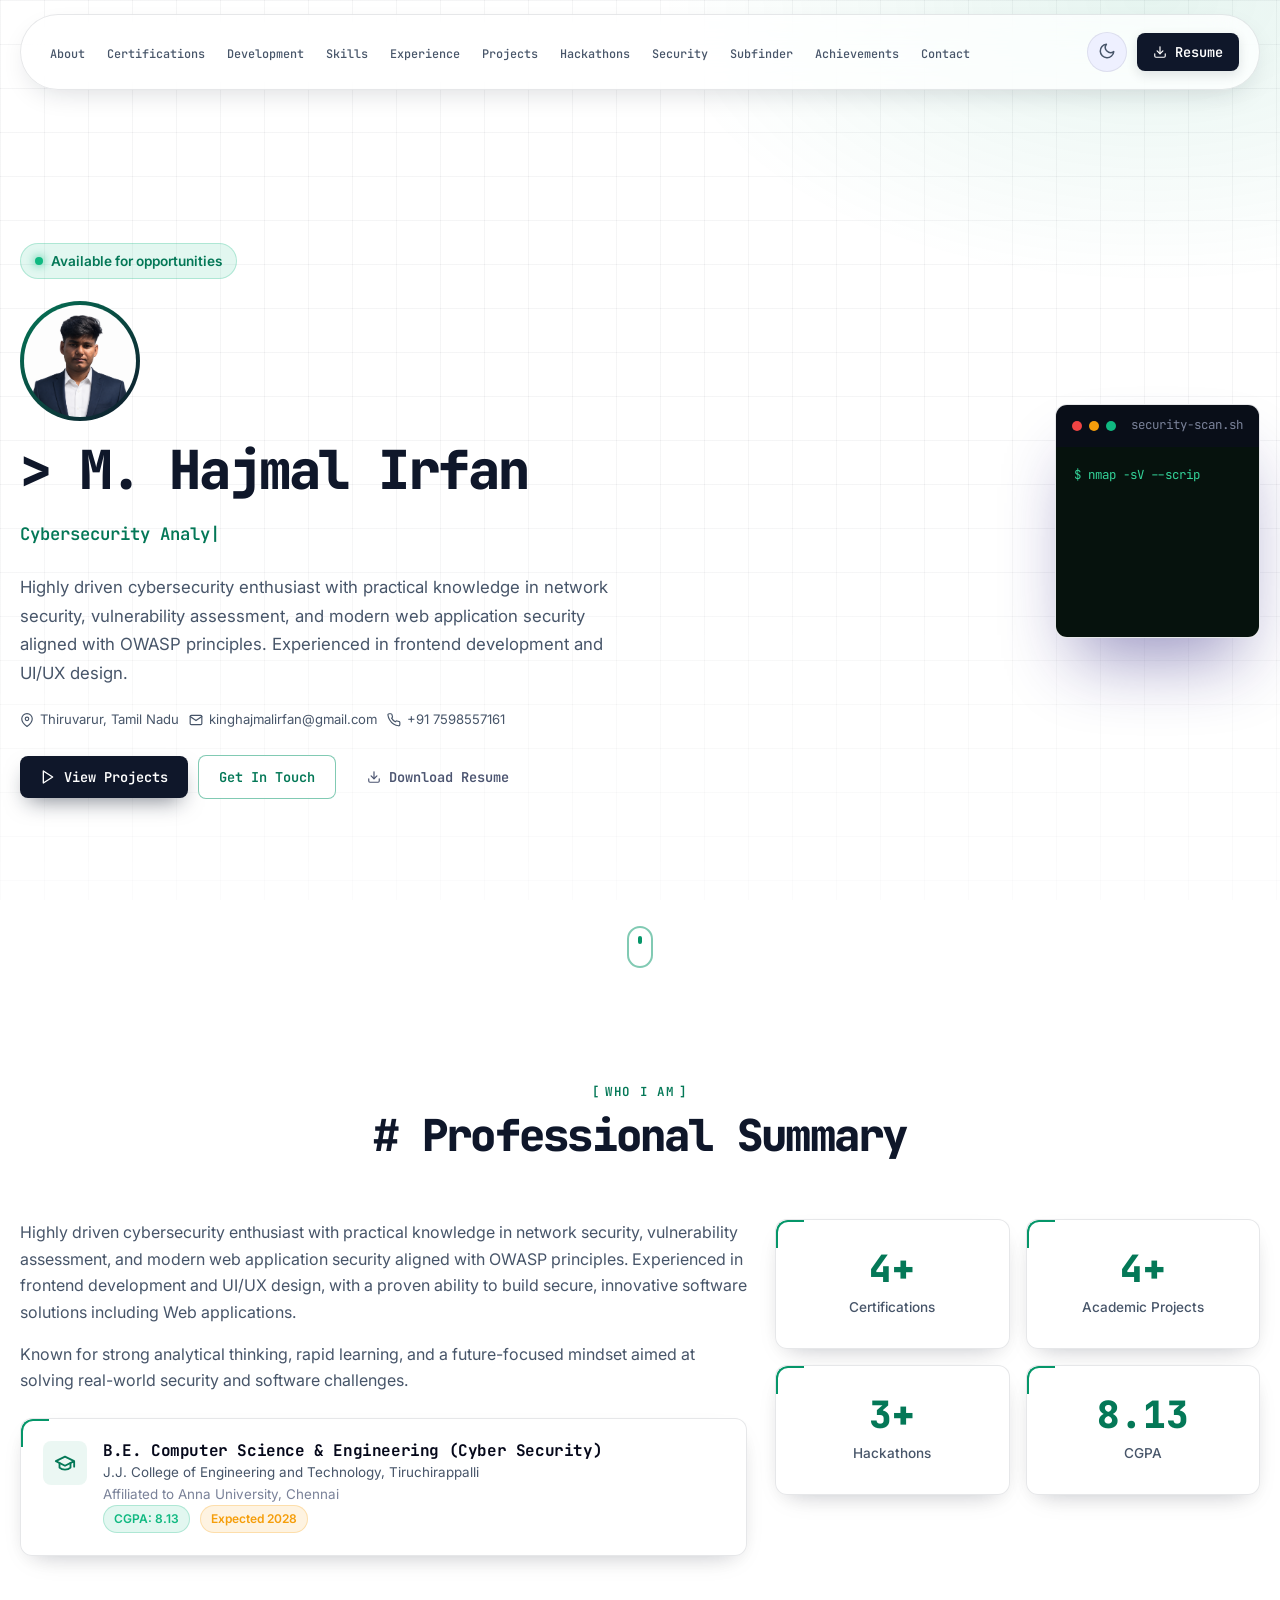
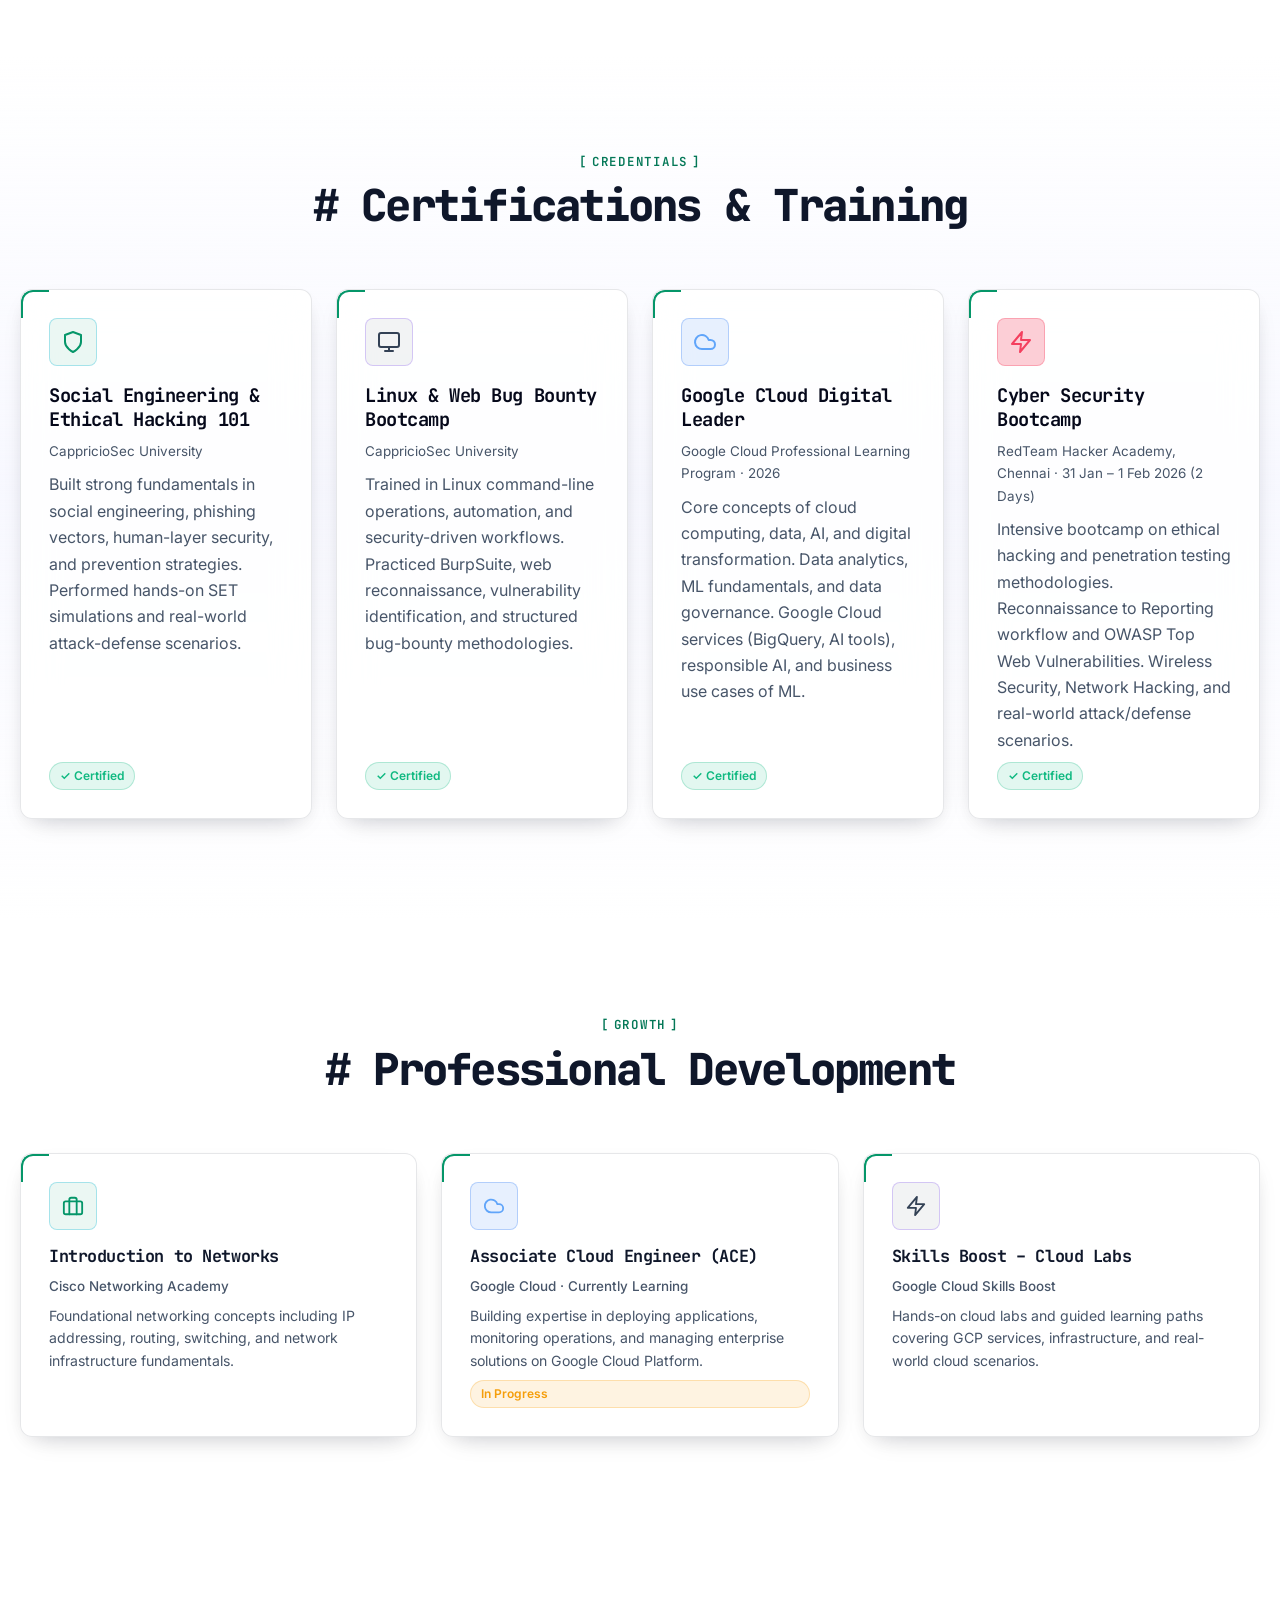
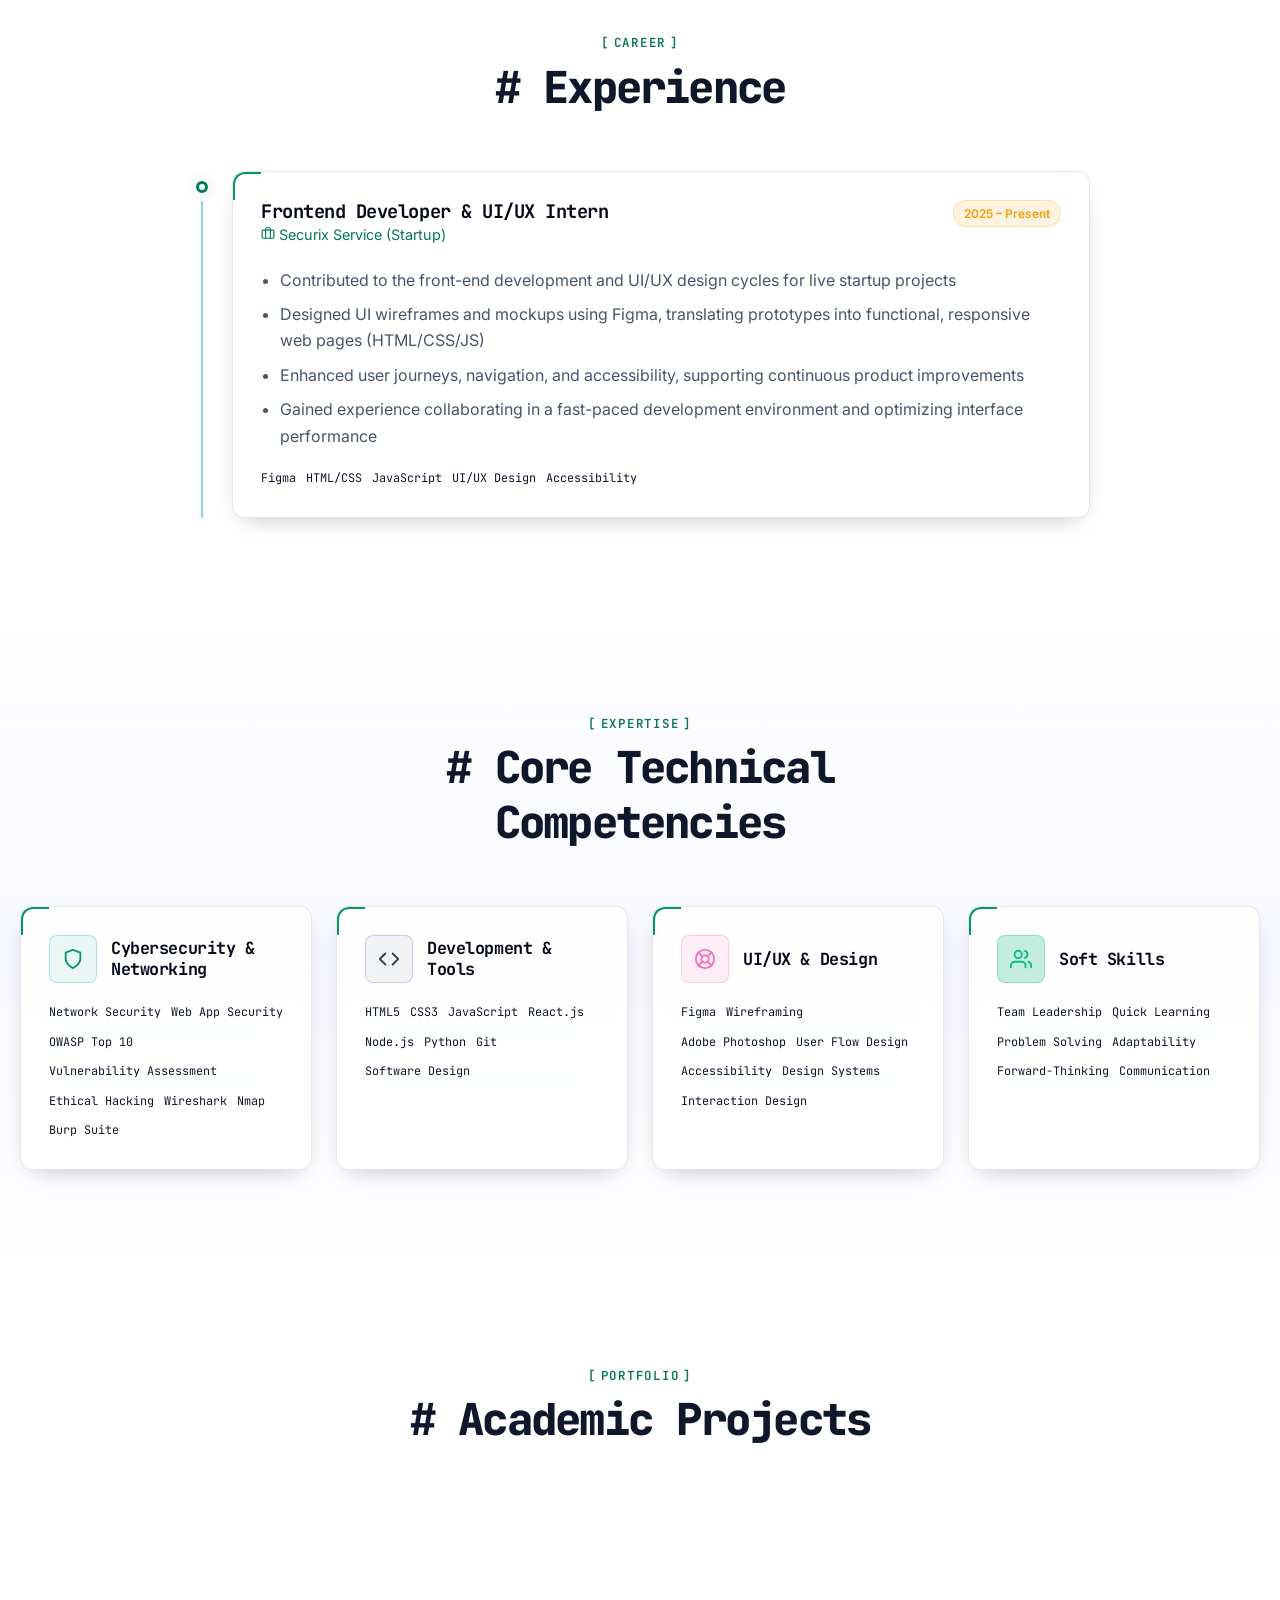
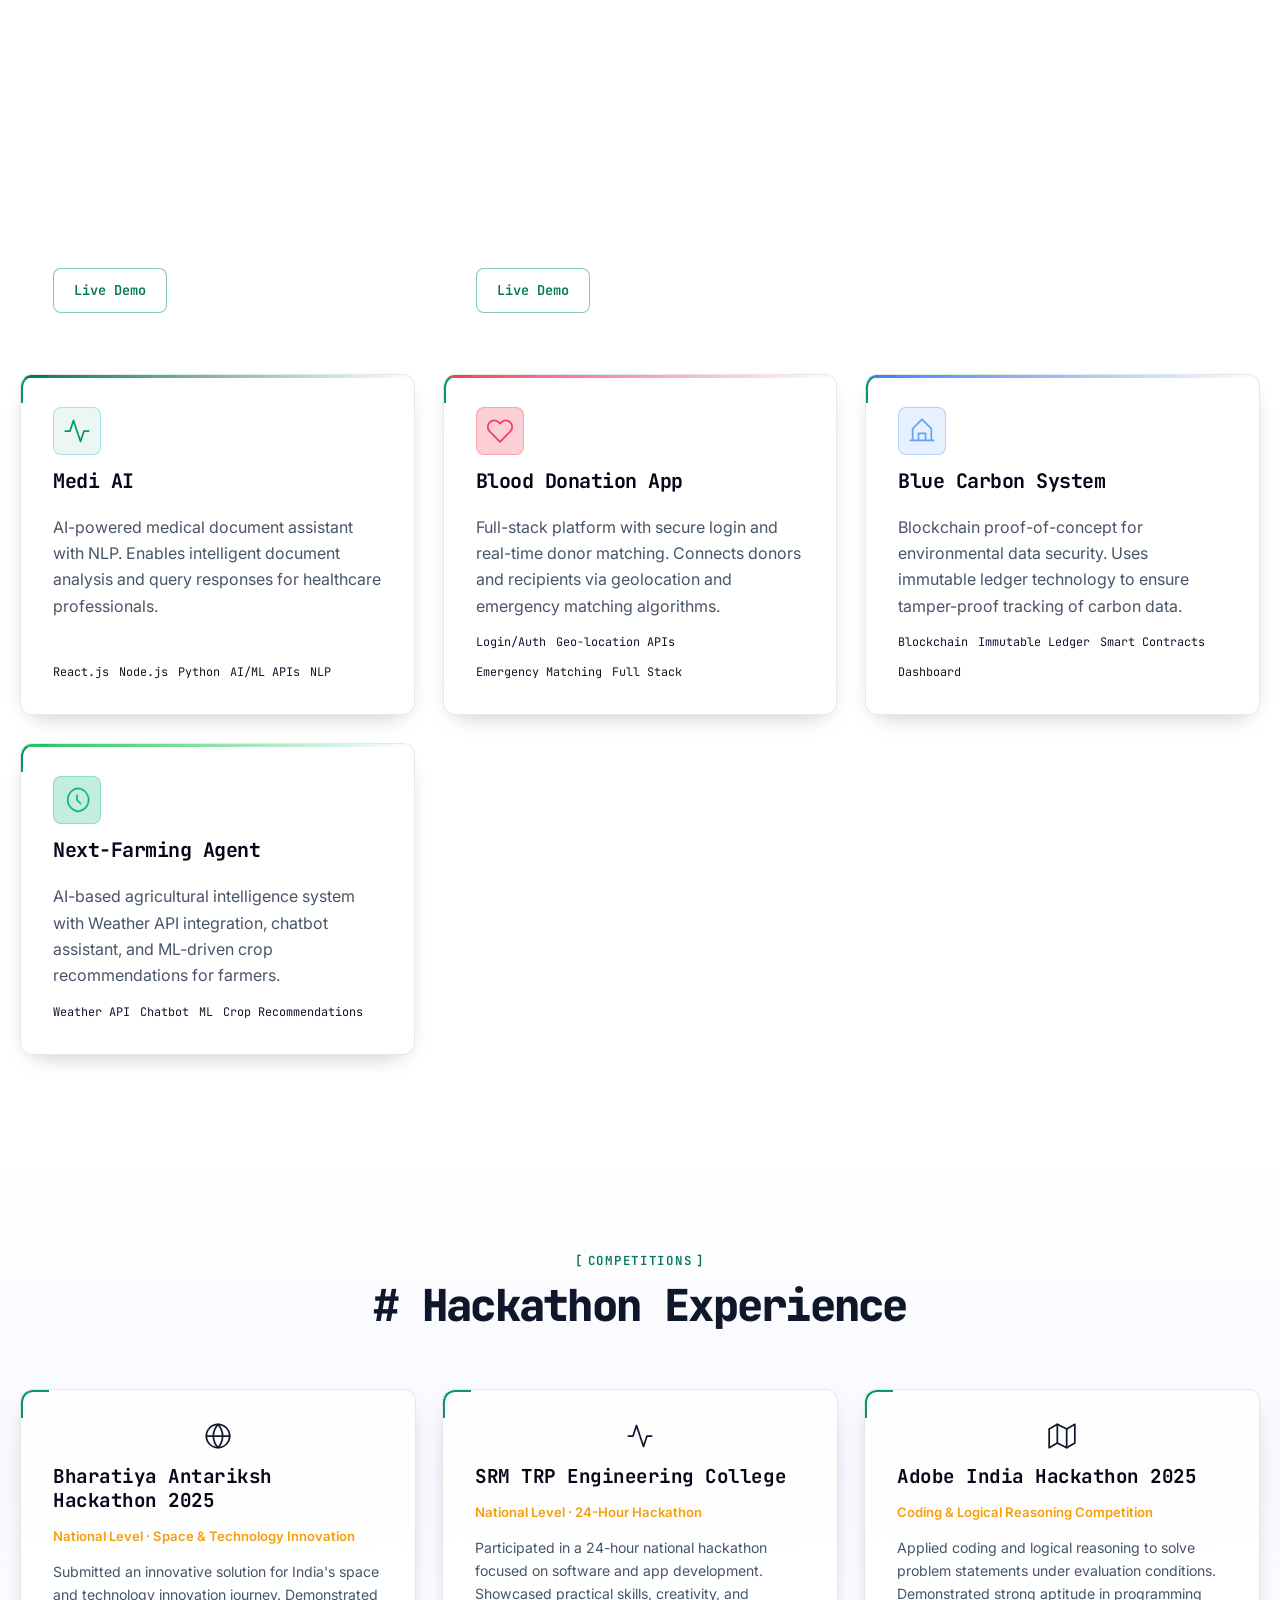
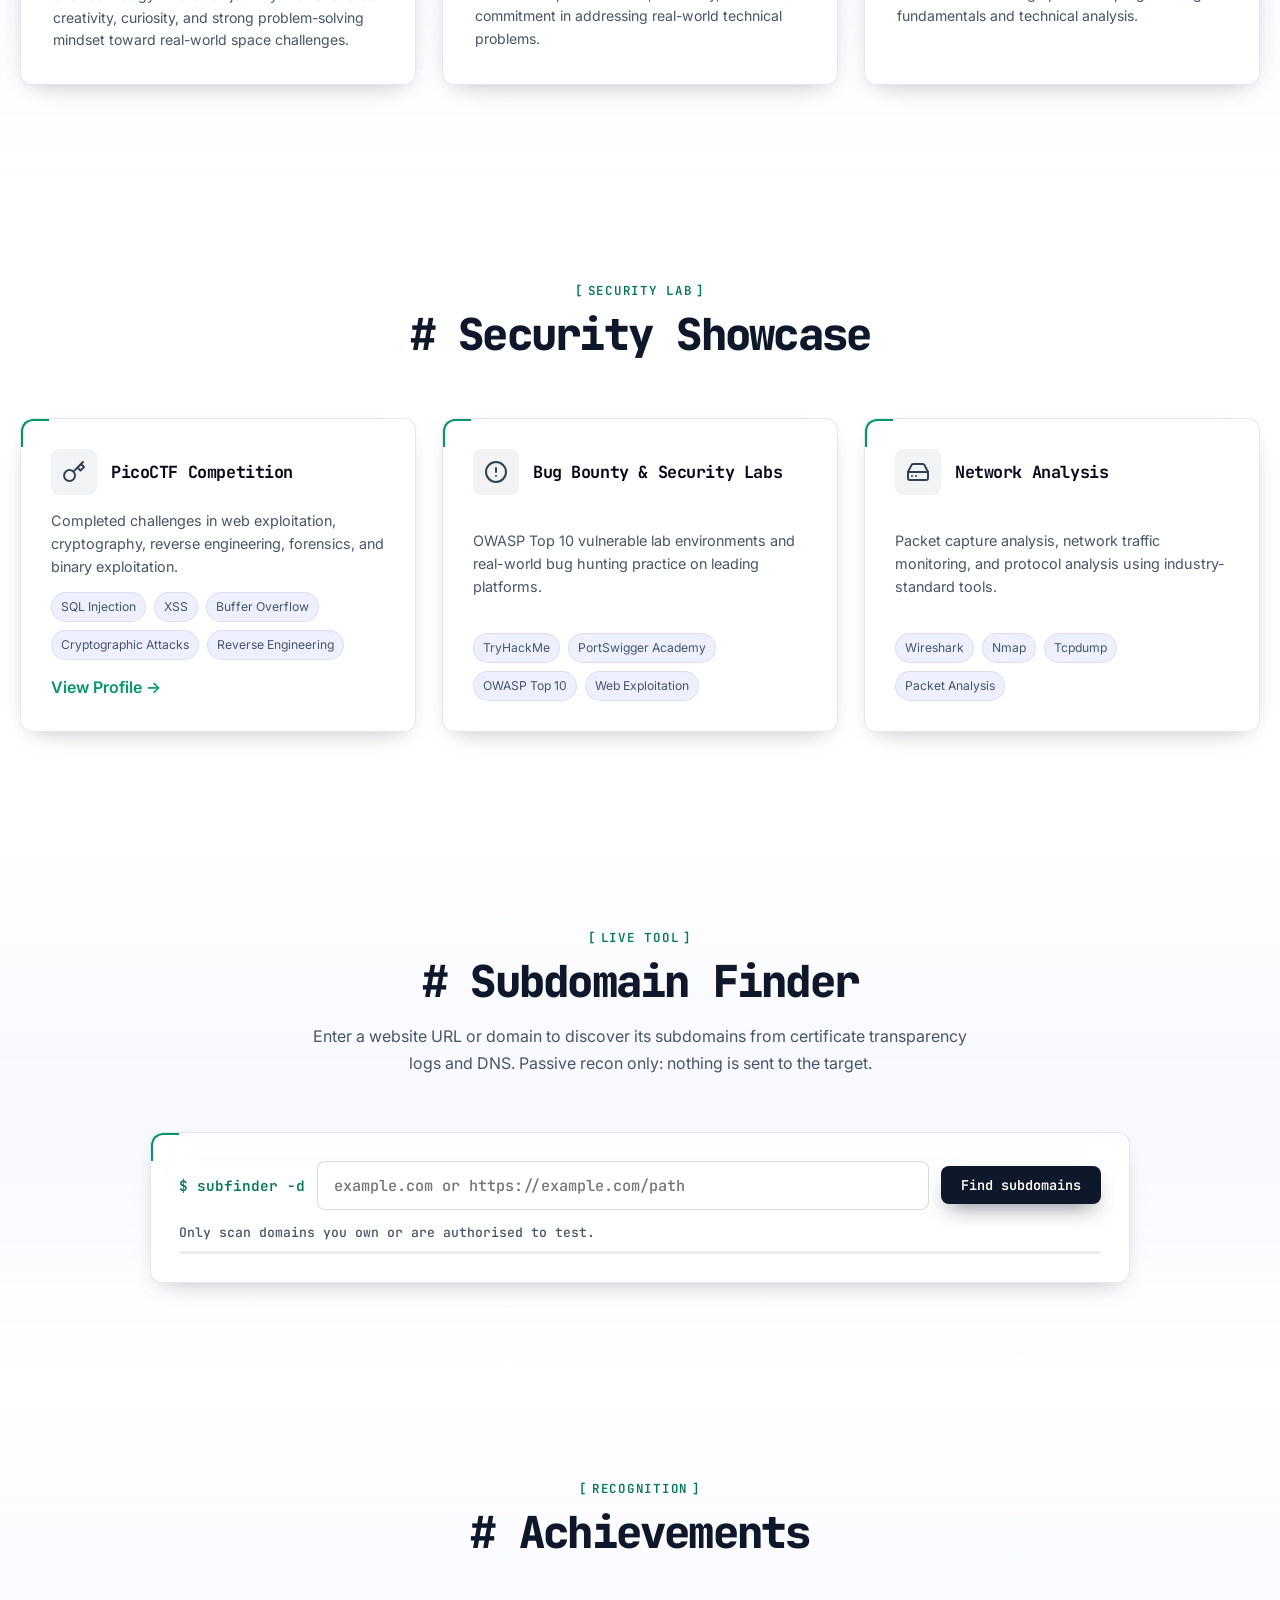
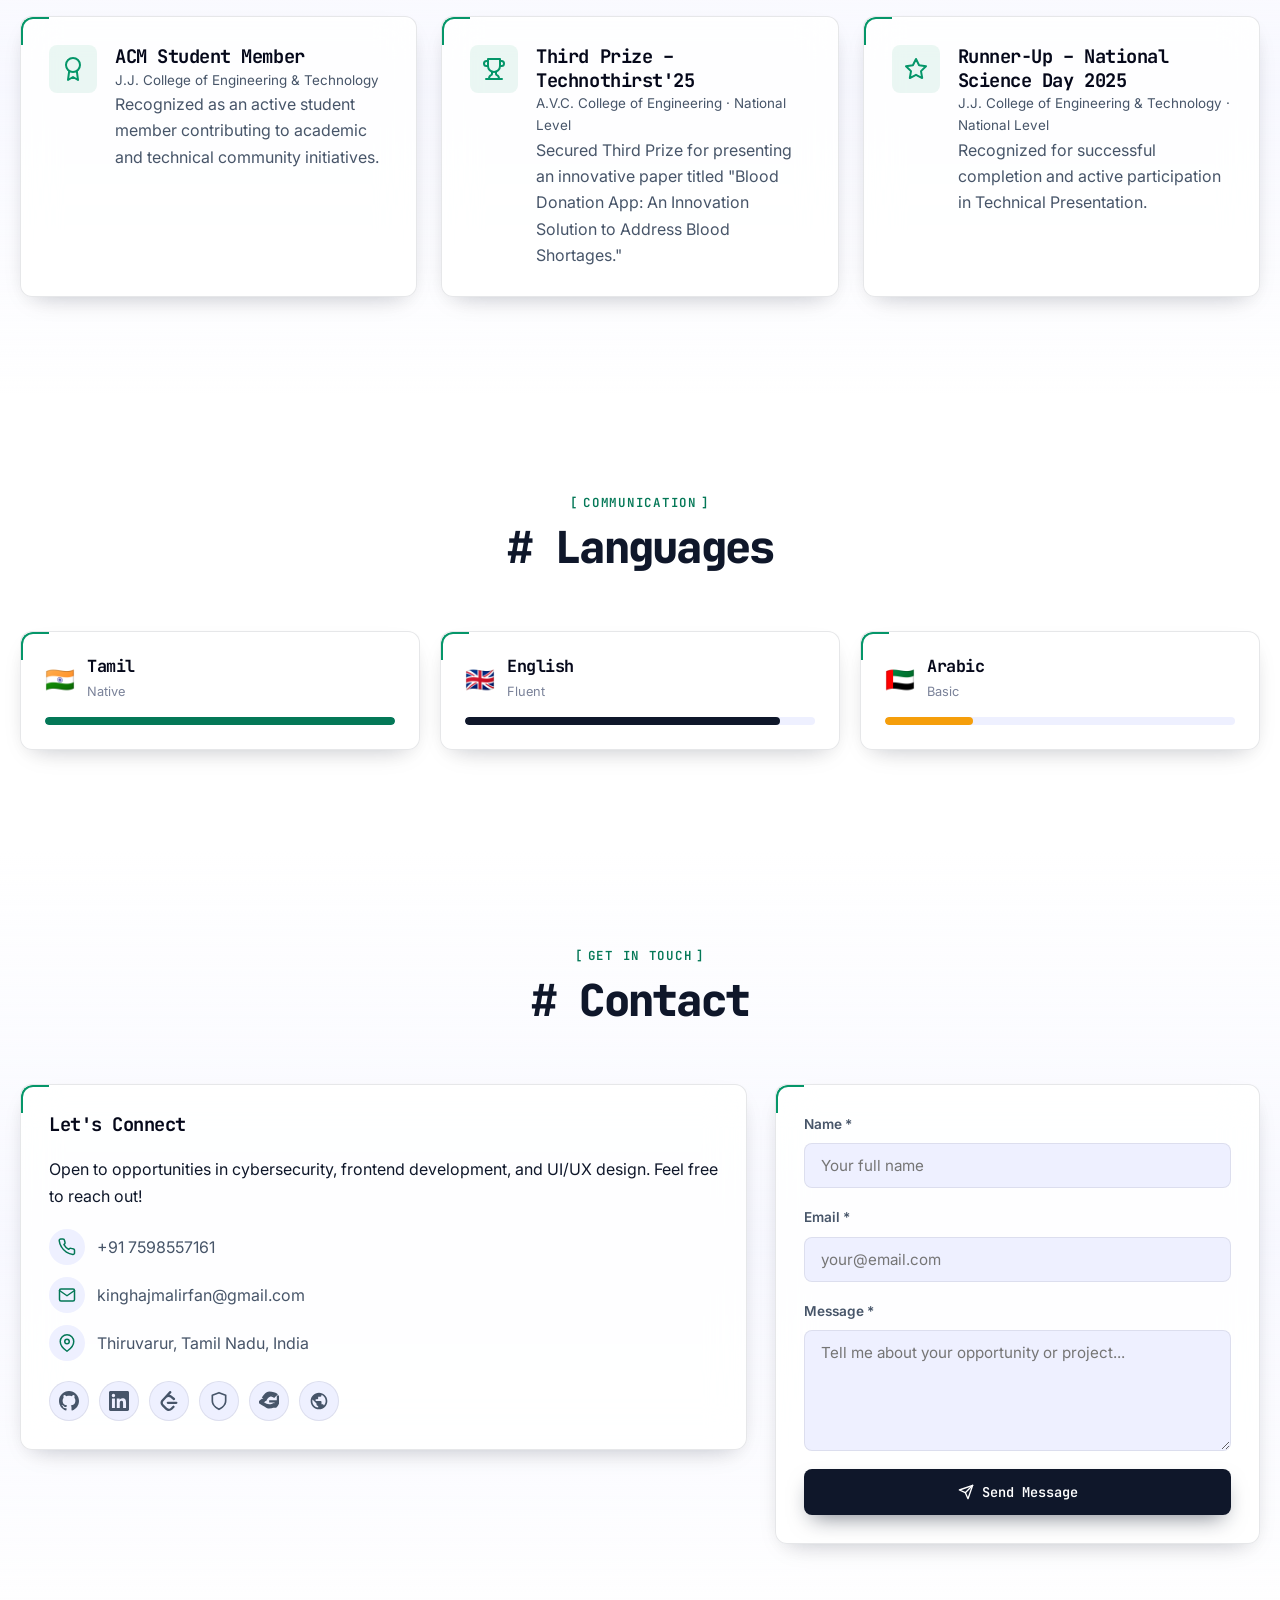
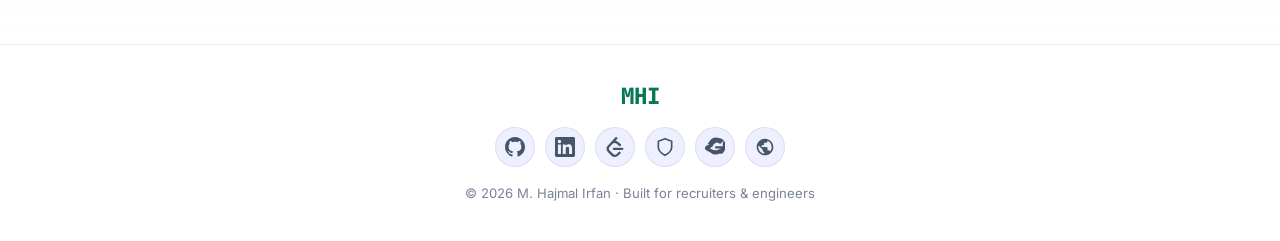
<file: index.html>
<!DOCTYPE html>
<html lang="en" data-theme="light">
<head>
  <meta charset="UTF-8" />
  <meta name="viewport" content="width=device-width, initial-scale=1.0" />

  <!-- Primary SEO -->
  <title>M. Hajmal Irfan | Cybersecurity Analyst &amp; Frontend Developer | Portfolio</title>
  <meta name="description" content="M. Hajmal Irfan – Cybersecurity Analyst &amp; Frontend Developer. Expert in penetration testing, vulnerability assessment, OWASP security, React &amp; Node.js development. View projects, certifications, and resume." />
  <meta name="keywords" content="Cybersecurity, Frontend Developer, UI/UX Designer, OWASP, Penetration Testing, React, Node.js, Portfolio" />
  <meta name="author" content="M. Hajmal Irfan" />

  <!-- Open Graph -->
  <meta property="og:title" content="M. Hajmal Irfan | Cybersecurity Analyst &amp; Frontend Developer | Portfolio" />
  <meta property="og:description" content="M. Hajmal Irfan – Cybersecurity Analyst &amp; Frontend Developer. Expert in penetration testing, vulnerability assessment, OWASP security, React &amp; Node.js development. View projects, certifications, and resume." />
  <meta property="og:type" content="website" />
  <meta property="og:image" content="profile.png" />

  <!-- Fonts -->
  <link rel="preconnect" href="https://fonts.googleapis.com" />
  <link rel="preconnect" href="https://fonts.gstatic.com" crossorigin />
  <link href="https://fonts.googleapis.com/css2?family=JetBrains+Mono:wght@400;500;600;700&family=Space+Grotesk:wght@300;400;500;600;700&family=Inter:wght@300;400;500;600;700&display=swap" rel="stylesheet" />

  <!-- Stylesheet -->
  <link rel="stylesheet" href="style.css" />
  <link rel="stylesheet" href="theme3d.css" />
  <link rel="stylesheet" href="subfinder.css" />
</head>
<body data-theme="light">
  <div id="progress" aria-hidden="true"></div>


  <!-- ========== NAVBAR ========== -->
  <nav id="navbar" role="navigation" aria-label="Primary navigation">
    <ul class="nav-links" id="navLinks" role="list">
      <li><a href="#about" class="nav-link">About</a></li>
      <li><a href="#certifications" class="nav-link">Certifications</a></li>
      <li><a href="#development" class="nav-link">Development</a></li>
      <li><a href="#skills" class="nav-link">Skills</a></li>
      <li><a href="#experience" class="nav-link">Experience</a></li>
      <li><a href="#projects" class="nav-link">Projects</a></li>
      <li><a href="#hackathons" class="nav-link">Hackathons</a></li>
      <li><a href="#security" class="nav-link">Security</a></li>
      <li><a href="#subfinder" class="nav-link">Subfinder</a></li>
      <li><a href="#achievements" class="nav-link">Achievements</a></li>
      <li><a href="#contact" class="nav-link">Contact</a></li>
    </ul>

    <div class="nav-controls">
      <button id="themeToggle" class="theme-toggle" aria-label="Toggle dark/light mode" title="Toggle theme">
        <span class="icon-sun" aria-hidden="true">
          <svg width="18" height="18" viewBox="0 0 24 24" fill="none" stroke="currentColor" stroke-width="2" stroke-linecap="round" stroke-linejoin="round"><circle cx="12" cy="12" r="5"/><line x1="12" y1="1" x2="12" y2="3"/><line x1="12" y1="21" x2="12" y2="23"/><line x1="4.22" y1="4.22" x2="5.64" y2="5.64"/><line x1="18.36" y1="18.36" x2="19.78" y2="19.78"/><line x1="1" y1="12" x2="3" y2="12"/><line x1="21" y1="12" x2="23" y2="12"/><line x1="4.22" y1="19.78" x2="5.64" y2="18.36"/><line x1="18.36" y1="5.64" x2="19.78" y2="4.22"/></svg>
        </span>
        <span class="icon-moon" aria-hidden="true">
          <svg width="18" height="18" viewBox="0 0 24 24" fill="none" stroke="currentColor" stroke-width="2" stroke-linecap="round" stroke-linejoin="round"><path d="M21 12.79A9 9 0 1 1 11.21 3 7 7 0 0 0 21 12.79z"/></svg>
        </span>
      </button>
      <a href="resume.pdf" target="_blank" rel="noopener" class="btn btn-resume" aria-label="View Resume PDF">
        <svg width="14" height="14" viewBox="0 0 24 24" fill="none" stroke="currentColor" stroke-width="2" stroke-linecap="round" stroke-linejoin="round" aria-hidden="true"><path d="M21 15v4a2 2 0 0 1-2 2H5a2 2 0 0 1-2-2v-4"/><polyline points="7 10 12 15 17 10"/><line x1="12" y1="15" x2="12" y2="3"/></svg>
        Resume
      </a>
      <button class="hamburger" id="hamburger" aria-label="Open navigation menu" aria-expanded="false" aria-controls="mobileNavOverlay">
        <span></span><span></span><span></span>
      </button>
    </div>
  </nav>

  <!-- Mobile Nav Overlay -->
  <div class="mobile-nav-overlay" id="mobileNavOverlay" aria-hidden="true" role="dialog" aria-label="Mobile navigation">
    <button class="mobile-nav-close" id="mobileNavClose" aria-label="Close navigation menu">
      <svg width="24" height="24" viewBox="0 0 24 24" fill="none" stroke="currentColor" stroke-width="2" stroke-linecap="round" stroke-linejoin="round" aria-hidden="true"><line x1="18" y1="6" x2="6" y2="18"/><line x1="6" y1="6" x2="18" y2="18"/></svg>
    </button>
    <ul role="list">
      <li><a href="#about" class="mobile-nav-link">About</a></li>
      <li><a href="#certifications" class="mobile-nav-link">Certifications</a></li>
      <li><a href="#development" class="mobile-nav-link">Development</a></li>
      <li><a href="#skills" class="mobile-nav-link">Skills</a></li>
      <li><a href="#experience" class="mobile-nav-link">Experience</a></li>
      <li><a href="#projects" class="mobile-nav-link">Projects</a></li>
      <li><a href="#hackathons" class="mobile-nav-link">Hackathons</a></li>
      <li><a href="#security" class="mobile-nav-link">Security</a></li>
      <li><a href="#subfinder" class="mobile-nav-link">Subfinder</a></li>
      <li><a href="#achievements" class="mobile-nav-link">Achievements</a></li>
      <li><a href="#contact" class="mobile-nav-link">Contact</a></li>
      <li><a href="resume.pdf" target="_blank" class="mobile-nav-link mobile-nav-resume">Resume ↗</a></li>
    </ul>
  </div>

  <main>

    <!-- ========== HERO ========== -->
    <section id="hero" class="hero-section" aria-label="Hero – Introduction">
      <div class="hero-orb orb-cyan" aria-hidden="true"></div>
      <div class="hero-orb orb-violet" aria-hidden="true"></div>

      <div class="hero-inner">
        <div class="hero-content reveal">
          <div class="status-pill" role="status" aria-label="Available for opportunities">
            <span class="pulse-dot" aria-hidden="true"></span>
            Available for opportunities
          </div>

          <div class="hero-photo-wrap">
            <img src="profile.png" alt="M. Hajmal Irfan – Cybersecurity Analyst and Frontend Developer" class="hero-photo" width="120" height="120" onerror="this.style.display='none'; this.nextElementSibling.style.display='flex';" />
            <div class="hero-photo-fallback" aria-hidden="true">MHI</div>
          </div>

          <h1 class="hero-name">M. Hajmal Irfan</h1>

          <p class="hero-role" aria-label="Cybersecurity Analyst, Frontend Developer, and UI/UX Designer">
            <span id="typewriter"></span><span class="cursor" aria-hidden="true">|</span>
          </p>

          <p class="hero-bio">
            Highly driven cybersecurity enthusiast with practical knowledge in network security, vulnerability assessment, and modern web application security aligned with OWASP principles. Experienced in frontend development and UI/UX design.
          </p>

          <div class="hero-contacts" aria-label="Contact information">
            <span>
              <svg width="14" height="14" viewBox="0 0 24 24" fill="none" stroke="currentColor" stroke-width="2" stroke-linecap="round" stroke-linejoin="round" aria-hidden="true"><path d="M21 10c0 7-9 13-9 13s-9-6-9-13a9 9 0 0 1 18 0z"/><circle cx="12" cy="10" r="3"/></svg>
              Thiruvarur, Tamil Nadu
            </span>
            <a href="mailto:kinghajmalirfan@gmail.com" aria-label="Send email to M. Hajmal Irfan">
              <svg width="14" height="14" viewBox="0 0 24 24" fill="none" stroke="currentColor" stroke-width="2" stroke-linecap="round" stroke-linejoin="round" aria-hidden="true"><path d="M4 4h16c1.1 0 2 .9 2 2v12c0 1.1-.9 2-2 2H4c-1.1 0-2-.9-2-2V6c0-1.1.9-2 2-2z"/><polyline points="22,6 12,13 2,6"/></svg>
              kinghajmalirfan@gmail.com
            </a>
            <a href="tel:+917598557161" aria-label="Call M. Hajmal Irfan">
              <svg width="14" height="14" viewBox="0 0 24 24" fill="none" stroke="currentColor" stroke-width="2" stroke-linecap="round" stroke-linejoin="round" aria-hidden="true"><path d="M22 16.92v3a2 2 0 0 1-2.18 2 19.79 19.79 0 0 1-8.63-3.07A19.5 19.5 0 0 1 4.69 12 19.79 19.79 0 0 1 1.61 3.4 2 2 0 0 1 3.6 1.22h3a2 2 0 0 1 2 1.72c.127.96.361 1.903.7 2.81a2 2 0 0 1-.45 2.11L7.91 8.82a16 16 0 0 0 6.27 6.27l.97-.87a2 2 0 0 1 2.11-.45c.907.339 1.85.573 2.81.7A2 2 0 0 1 22 16.92z"/></svg>
              +91 7598557161
            </a>
          </div>

          <div class="hero-btns">
            <a href="#projects" class="btn btn-primary" aria-label="View my projects">
              <svg width="16" height="16" viewBox="0 0 24 24" fill="none" stroke="currentColor" stroke-width="2" stroke-linecap="round" stroke-linejoin="round" aria-hidden="true"><polygon points="5 3 19 12 5 21 5 3"/></svg>
              View Projects
            </a>
            <a href="#contact" class="btn btn-outline" aria-label="Get in touch with me">Get In Touch</a>
            <a href="resume.pdf" download class="btn btn-ghost" aria-label="Download Resume PDF">
              <svg width="14" height="14" viewBox="0 0 24 24" fill="none" stroke="currentColor" stroke-width="2" stroke-linecap="round" stroke-linejoin="round" aria-hidden="true"><path d="M21 15v4a2 2 0 0 1-2 2H5a2 2 0 0 1-2-2v-4"/><polyline points="7 10 12 15 17 10"/><line x1="12" y1="15" x2="12" y2="3"/></svg>
              Download Resume
            </a>
          </div>
        </div>

        <!-- Terminal Card -->
        <div class="terminal-card glass-panel reveal reveal-right" aria-label="Security terminal simulation" role="img">
          <div class="terminal-header" aria-hidden="true">
            <span class="dot dot-red"></span>
            <span class="dot dot-yellow"></span>
            <span class="dot dot-green"></span>
            <span class="terminal-title">security-scan.sh</span>
          </div>
          <div class="terminal-body" id="terminalBody" aria-hidden="true"></div>
        </div>
      </div>
      <span class="scroll-cue" aria-hidden="true"></span>
    </section>

    <!-- ========== ABOUT ========== -->
    <section id="about" class="section" aria-label="About Me">
      <div class="section-inner">
        <div class="section-header reveal">
          <span class="section-label">WHO I AM</span>
          <h2 class="section-title">Professional Summary</h2>
        </div>

        <div class="about-grid">
          <div class="about-bio reveal">
            <p>Highly driven cybersecurity enthusiast with practical knowledge in network security, vulnerability assessment, and modern web application security aligned with OWASP principles. Experienced in frontend development and UI/UX design, with a proven ability to build secure, innovative software solutions including Web applications.</p>
            <p style="margin-top: 1rem;">Known for strong analytical thinking, rapid learning, and a future-focused mindset aimed at solving real-world security and software challenges.</p>

            <div class="glass-panel edu-card reveal">
              <div class="edu-icon" aria-hidden="true">
                <svg width="22" height="22" viewBox="0 0 24 24" fill="none" stroke="currentColor" stroke-width="2" stroke-linecap="round" stroke-linejoin="round"><path d="M22 10v6M2 10l10-5 10 5-10 5z"/><path d="M6 12v5c3 3 9 3 12 0v-5"/></svg>
              </div>
              <div class="edu-content">
                <h3>B.E. Computer Science &amp; Engineering (Cyber Security)</h3>
                <p class="edu-institute">J.J. College of Engineering and Technology, Tiruchirappalli</p>
                <p class="edu-sub">Affiliated to Anna University, Chennai</p>
                <div class="edu-meta">
                  <span class="badge badge-success">CGPA: 8.13</span>
                  <span class="badge badge-amber">Expected 2028</span>
                </div>
              </div>
            </div>
          </div>

          <div class="about-stats">
            <div class="stat-card glass-panel reveal">
              <span class="stat-number" data-target="4" data-suffix="+">0+</span>
              <span class="stat-label">Certifications</span>
            </div>
            <div class="stat-card glass-panel reveal">
              <span class="stat-number" data-target="4" data-suffix="+">0+</span>
              <span class="stat-label">Academic Projects</span>
            </div>
            <div class="stat-card glass-panel reveal">
              <span class="stat-number" data-target="3" data-suffix="+">0+</span>
              <span class="stat-label">Hackathons</span>
            </div>
            <div class="stat-card glass-panel reveal">
              <span class="stat-number" data-target="8.13" data-decimals="2">0</span>
              <span class="stat-label">CGPA</span>
            </div>
          </div>
        </div>
      </div>
    </section>

    <!-- ========== CERTIFICATIONS ========== -->
    <section id="certifications" class="section section-alt" aria-label="Certifications and Training">
      <div class="section-inner">
        <div class="section-header reveal">
          <span class="section-label">CREDENTIALS</span>
          <h2 class="section-title">Certifications &amp; Training</h2>
        </div>

        <div class="cert-grid">
          <article class="cert-card glass-panel reveal" tabindex="0" aria-label="Social Engineering and Ethical Hacking 101 certification">
            <div class="cert-badge cert-badge-cyan" aria-hidden="true">
              <svg width="24" height="24" viewBox="0 0 24 24" fill="none" stroke="currentColor" stroke-width="2" stroke-linecap="round" stroke-linejoin="round"><path d="M12 22s8-4 8-10V5l-8-3-8 3v7c0 6 8 10 8 10z"/></svg>
            </div>
            <div class="cert-content">
              <h3 class="cert-title">Social Engineering &amp; Ethical Hacking 101</h3>
              <p class="cert-issuer">CappricioSec University</p>
              <p class="cert-desc">Built strong fundamentals in social engineering, phishing vectors, human-layer security, and prevention strategies. Performed hands-on SET simulations and real-world attack-defense scenarios.</p>
              <span class="badge badge-success cert-status">&#10003; Certified</span>
            </div>
          </article>

          <article class="cert-card glass-panel reveal" tabindex="0" aria-label="Linux and Web Bug Bounty Bootcamp certification">
            <div class="cert-badge cert-badge-violet" aria-hidden="true">
              <svg width="24" height="24" viewBox="0 0 24 24" fill="none" stroke="currentColor" stroke-width="2" stroke-linecap="round" stroke-linejoin="round"><rect x="2" y="3" width="20" height="14" rx="2" ry="2"/><line x1="8" y1="21" x2="16" y2="21"/><line x1="12" y1="17" x2="12" y2="21"/></svg>
            </div>
            <div class="cert-content">
              <h3 class="cert-title">Linux &amp; Web Bug Bounty Bootcamp</h3>
              <p class="cert-issuer">CappricioSec University</p>
              <p class="cert-desc">Trained in Linux command-line operations, automation, and security-driven workflows. Practiced BurpSuite, web reconnaissance, vulnerability identification, and structured bug-bounty methodologies.</p>
              <span class="badge badge-success cert-status">&#10003; Certified</span>
            </div>
          </article>

          <article class="cert-card glass-panel reveal" tabindex="0" aria-label="Google Cloud Digital Leader certification">
            <div class="cert-badge cert-badge-blue" aria-hidden="true">
              <svg width="24" height="24" viewBox="0 0 24 24" fill="none" stroke="currentColor" stroke-width="2" stroke-linecap="round" stroke-linejoin="round"><path d="M17.5 19H9a7 7 0 1 1 6.71-9h1.79a4.5 4.5 0 1 1 0 9z"/></svg>
            </div>
            <div class="cert-content">
              <h3 class="cert-title">Google Cloud Digital Leader</h3>
              <p class="cert-issuer">Google Cloud Professional Learning Program · 2026</p>
              <p class="cert-desc">Core concepts of cloud computing, data, AI, and digital transformation. Data analytics, ML fundamentals, and data governance. Google Cloud services (BigQuery, AI tools), responsible AI, and business use cases of ML.</p>
              <span class="badge badge-success cert-status">&#10003; Certified</span>
            </div>
          </article>

          <article class="cert-card glass-panel reveal" tabindex="0" aria-label="Cyber Security Bootcamp at RedTeam Hacker Academy">
            <div class="cert-badge cert-badge-red" aria-hidden="true">
              <svg width="24" height="24" viewBox="0 0 24 24" fill="none" stroke="currentColor" stroke-width="2" stroke-linecap="round" stroke-linejoin="round"><polygon points="13 2 3 14 12 14 11 22 21 10 12 10 13 2"/></svg>
            </div>
            <div class="cert-content">
              <h3 class="cert-title">Cyber Security Bootcamp</h3>
              <p class="cert-issuer">RedTeam Hacker Academy, Chennai · 31 Jan – 1 Feb 2026 (2 Days)</p>
              <p class="cert-desc">Intensive bootcamp on ethical hacking and penetration testing methodologies. Reconnaissance to Reporting workflow and OWASP Top Web Vulnerabilities. Wireless Security, Network Hacking, and real-world attack/defense scenarios.</p>
              <span class="badge badge-success cert-status">&#10003; Certified</span>
            </div>
          </article>
        </div>
      </div>
    </section>

    <!-- ========== PROFESSIONAL DEVELOPMENT ========== -->
    <section id="development" class="section" aria-label="Professional Development">
      <div class="section-inner">
        <div class="section-header reveal">
          <span class="section-label">GROWTH</span>
          <h2 class="section-title">Professional Development</h2>
        </div>

        <div class="dev-grid">
          <article class="dev-card glass-panel reveal" tabindex="0" aria-label="Cisco Networking Academy – Introduction to Networks">
            <div class="dev-icon dev-icon-cyan" aria-hidden="true">
              <svg width="22" height="22" viewBox="0 0 24 24" fill="none" stroke="currentColor" stroke-width="2" stroke-linecap="round" stroke-linejoin="round"><rect x="2" y="7" width="20" height="14" rx="2" ry="2"/><path d="M16 21V5a2 2 0 0 0-2-2h-4a2 2 0 0 0-2 2v16"/></svg>
            </div>
            <div class="dev-content">
              <h3 class="dev-title">Introduction to Networks</h3>
              <p class="dev-issuer">Cisco Networking Academy</p>
              <p class="dev-desc">Foundational networking concepts including IP addressing, routing, switching, and network infrastructure fundamentals.</p>
              <a class="dev-badge-link" href="https://www.credly.com/badges/cf09b67c-61e1-4285-82f2-235076a474e8" target="_blank" rel="noopener" aria-label="View Introduction to Networks badge on Credly (opens in new tab)">
                <div data-iframe-width="150" data-iframe-height="270" data-share-badge-id="cf09b67c-61e1-4285-82f2-235076a474e8" data-share-badge-host="https://www.credly.com"></div>
              </a>
            </div>
          </article>

          <article class="dev-card glass-panel reveal" tabindex="0" aria-label="Google Cloud Associate Cloud Engineer – Currently Learning">
            <div class="dev-icon dev-icon-blue" aria-hidden="true">
              <svg width="22" height="22" viewBox="0 0 24 24" fill="none" stroke="currentColor" stroke-width="2" stroke-linecap="round" stroke-linejoin="round"><path d="M17.5 19H9a7 7 0 1 1 6.71-9h1.79a4.5 4.5 0 1 1 0 9z"/></svg>
            </div>
            <div class="dev-content">
              <h3 class="dev-title">Associate Cloud Engineer (ACE)</h3>
              <p class="dev-issuer">Google Cloud &middot; Currently Learning</p>
              <p class="dev-desc">Building expertise in deploying applications, monitoring operations, and managing enterprise solutions on Google Cloud Platform.</p>
              <span class="badge badge-amber">In Progress</span>
            </div>
          </article>

          <article class="dev-card glass-panel reveal" tabindex="0" aria-label="Google Cloud Skills Boost – Hands-on Cloud Labs and Learning Paths">
            <div class="dev-icon dev-icon-violet" aria-hidden="true">
              <svg width="22" height="22" viewBox="0 0 24 24" fill="none" stroke="currentColor" stroke-width="2" stroke-linecap="round" stroke-linejoin="round"><polygon points="13 2 3 14 12 14 11 22 21 10 12 10 13 2"/></svg>
            </div>
            <div class="dev-content">
              <h3 class="dev-title">Skills Boost – Cloud Labs</h3>
              <p class="dev-issuer">Google Cloud Skills Boost</p>
              <p class="dev-desc">Hands-on cloud labs and guided learning paths covering GCP services, infrastructure, and real-world cloud scenarios.</p>
              <a class="dev-badge-link" href="https://www.credly.com/badges/51d4bb54-f851-4e32-93f7-6fa09300c5ae" target="_blank" rel="noopener" aria-label="View Google Cloud Skills Boost badge on Credly (opens in new tab)">
                <div data-iframe-width="150" data-iframe-height="270" data-share-badge-id="51d4bb54-f851-4e32-93f7-6fa09300c5ae" data-share-badge-host="https://www.credly.com"></div>
              </a>
            </div>
          </article>
        </div>
      </div>
    </section>

    <!-- ========== EXPERIENCE ========== -->
    <section id="experience" class="section" aria-label="Work Experience">
      <div class="section-inner">
        <div class="section-header reveal">
          <span class="section-label">CAREER</span>
          <h2 class="section-title">Experience</h2>
        </div>

        <div class="timeline" role="list">
          <div class="timeline-item reveal" role="listitem">
            <div class="timeline-marker" aria-hidden="true">
              <span class="timeline-dot"></span>
              <span class="timeline-line"></span>
            </div>
            <article class="timeline-card glass-panel">
              <div class="timeline-header">
                <div>
                  <h3 class="timeline-role">Frontend Developer &amp; UI/UX Intern</h3>
                  <p class="timeline-company">
                    <svg width="14" height="14" viewBox="0 0 24 24" fill="none" stroke="currentColor" stroke-width="2" stroke-linecap="round" stroke-linejoin="round" aria-hidden="true"><rect x="2" y="7" width="20" height="14" rx="2" ry="2"/><path d="M16 21V5a2 2 0 0 0-2-2h-4a2 2 0 0 0-2 2v16"/></svg>
                    Securix Service (Startup)
                  </p>
                </div>
                <span class="badge badge-amber">2025 – Present</span>
              </div>
              <ul class="timeline-duties" aria-label="Responsibilities">
                <li>Contributed to the front-end development and UI/UX design cycles for live startup projects</li>
                <li>Designed UI wireframes and mockups using Figma, translating prototypes into functional, responsive web pages (HTML/CSS/JS)</li>
                <li>Enhanced user journeys, navigation, and accessibility, supporting continuous product improvements</li>
                <li>Gained experience collaborating in a fast-paced development environment and optimizing interface performance</li>
              </ul>
              <div class="skill-tags" aria-label="Technologies used">
                <span class="skill-tag">Figma</span>
                <span class="skill-tag">HTML/CSS</span>
                <span class="skill-tag">JavaScript</span>
                <span class="skill-tag">UI/UX Design</span>
                <span class="skill-tag">Accessibility</span>
              </div>
            </article>
          </div>
        </div>
      </div>
    </section>

    <!-- ========== SKILLS ========== -->
    <section id="skills" class="section section-alt" aria-label="Technical Skills">
      <div class="section-inner">
        <div class="section-header reveal">
          <span class="section-label">EXPERTISE</span>
          <h2 class="section-title">Core Technical Competencies</h2>
        </div>

        <div class="skills-grid">
          <article class="skill-card glass-panel reveal" tabindex="0" aria-label="Cybersecurity and Networking skills">
            <div class="skill-card-header">
              <div class="skill-icon skill-icon-cyan" aria-hidden="true">
                <svg width="22" height="22" viewBox="0 0 24 24" fill="none" stroke="currentColor" stroke-width="2" stroke-linecap="round" stroke-linejoin="round"><path d="M12 22s8-4 8-10V5l-8-3-8 3v7c0 6 8 10 8 10z"/></svg>
              </div>
              <h3>Cybersecurity &amp; Networking</h3>
            </div>
            <div class="skill-tags">
              <span class="skill-tag">Network Security</span>
              <span class="skill-tag">Web App Security</span>
              <span class="skill-tag">OWASP Top 10</span>
              <span class="skill-tag">Vulnerability Assessment</span>
              <span class="skill-tag">Ethical Hacking</span>
              <span class="skill-tag">Wireshark</span>
              <span class="skill-tag">Nmap</span>
              <span class="skill-tag">Burp Suite</span>
            </div>
          </article>

          <article class="skill-card glass-panel reveal" tabindex="0" aria-label="Development and Tools skills">
            <div class="skill-card-header">
              <div class="skill-icon skill-icon-violet" aria-hidden="true">
                <svg width="22" height="22" viewBox="0 0 24 24" fill="none" stroke="currentColor" stroke-width="2" stroke-linecap="round" stroke-linejoin="round"><polyline points="16 18 22 12 16 6"/><polyline points="8 6 2 12 8 18"/></svg>
              </div>
              <h3>Development &amp; Tools</h3>
            </div>
            <div class="skill-tags">
              <span class="skill-tag">HTML5</span>
              <span class="skill-tag">CSS3</span>
              <span class="skill-tag">JavaScript</span>
              <span class="skill-tag">React.js</span>
              <span class="skill-tag">Node.js</span>
              <span class="skill-tag">Python</span>
              <span class="skill-tag">Git</span>
              <span class="skill-tag">Software Design</span>
            </div>
          </article>

          <article class="skill-card glass-panel reveal" tabindex="0" aria-label="UI/UX and Design skills">
            <div class="skill-card-header">
              <div class="skill-icon skill-icon-pink" aria-hidden="true">
                <svg width="22" height="22" viewBox="0 0 24 24" fill="none" stroke="currentColor" stroke-width="2" stroke-linecap="round" stroke-linejoin="round"><circle cx="12" cy="12" r="10"/><circle cx="12" cy="12" r="4"/><line x1="4.93" y1="4.93" x2="9.17" y2="9.17"/><line x1="14.83" y1="14.83" x2="19.07" y2="19.07"/><line x1="14.83" y1="9.17" x2="19.07" y2="4.93"/><line x1="4.93" y1="19.07" x2="9.17" y2="14.83"/></svg>
              </div>
              <h3>UI/UX &amp; Design</h3>
            </div>
            <div class="skill-tags">
              <span class="skill-tag">Figma</span>
              <span class="skill-tag">Wireframing</span>
              <span class="skill-tag">Adobe Photoshop</span>
              <span class="skill-tag">User Flow Design</span>
              <span class="skill-tag">Accessibility</span>
              <span class="skill-tag">Design Systems</span>
              <span class="skill-tag">Interaction Design</span>
            </div>
          </article>

          <article class="skill-card glass-panel reveal" tabindex="0" aria-label="Soft skills">
            <div class="skill-card-header">
              <div class="skill-icon skill-icon-green" aria-hidden="true">
                <svg width="22" height="22" viewBox="0 0 24 24" fill="none" stroke="currentColor" stroke-width="2" stroke-linecap="round" stroke-linejoin="round"><path d="M17 21v-2a4 4 0 0 0-4-4H5a4 4 0 0 0-4 4v2"/><circle cx="9" cy="7" r="4"/><path d="M23 21v-2a4 4 0 0 0-3-3.87"/><path d="M16 3.13a4 4 0 0 1 0 7.75"/></svg>
              </div>
              <h3>Soft Skills</h3>
            </div>
            <div class="skill-tags">
              <span class="skill-tag">Team Leadership</span>
              <span class="skill-tag">Quick Learning</span>
              <span class="skill-tag">Problem Solving</span>
              <span class="skill-tag">Adaptability</span>
              <span class="skill-tag">Forward-Thinking</span>
              <span class="skill-tag">Communication</span>
            </div>
          </article>
        </div>
      </div>
    </section>

    <!-- ========== PROJECTS ========== -->
    <section id="projects" class="section" aria-label="Academic Projects">
      <div class="section-inner">
        <div class="section-header reveal">
          <span class="section-label">PORTFOLIO</span>
          <h2 class="section-title">Academic Projects</h2>
        </div>

        <div class="projects-grid">
          <article class="project-card glass-panel reveal" tabindex="0" aria-label="VISPASS project">
            <div class="project-accent-line" style="background: linear-gradient(90deg, #10b981, transparent);" aria-hidden="true"></div>
            <div class="project-icon" aria-hidden="true" style="color: #10b981; background: rgba(16, 185, 129, 0.12); border: 1px solid rgba(16, 185, 129, 0.2);">
              <svg width="28" height="28" viewBox="0 0 24 24" fill="none" stroke="currentColor" stroke-width="1.5" stroke-linecap="round" stroke-linejoin="round"><rect x="3" y="3" width="7" height="7"/><rect x="14" y="3" width="7" height="7"/><rect x="3" y="14" width="7" height="7"/><path d="M14 14h3v3h-3zM20 14v.01M14 20h.01M20 20h1v1"/></svg>
            </div>
            <h3 class="project-title">VISPASS – Visitor Gate Pass System</h3>
            <p class="project-desc">Secure role-based web app that digitizes visitor registration, event approvals, QR code gate passes and entry verification for Hosts, Visitors, Checkers and Admins.</p>
            <div class="skill-tags">
              <span class="skill-tag">React.js</span>
              <span class="skill-tag">FastAPI</span>
              <span class="skill-tag">PostgreSQL</span>
              <span class="skill-tag">JWT &amp; RBAC</span>
              <span class="skill-tag">QR Code Auth</span>
            </div>
            <div style="margin-top: 1rem; display: flex; gap: 0.75rem; flex-wrap: wrap;">
              <a class="btn btn-outline" href="https://vispass-frontend.onrender.com" target="_blank" rel="noopener noreferrer">Live Demo</a>
              <a class="btn btn-ghost" href="https://github.com/hajmalirfan/vispass-" target="_blank" rel="noopener noreferrer">GitHub</a>
            </div>
          </article>

          <article class="project-card glass-panel reveal" tabindex="0" aria-label="SmartAg Ops Advisor project">
            <div class="project-accent-line" style="background: linear-gradient(90deg, #84cc16, transparent);" aria-hidden="true"></div>
            <div class="project-icon" aria-hidden="true" style="color: #84cc16; background: rgba(132, 204, 22, 0.12); border: 1px solid rgba(132, 204, 22, 0.2);">
              <svg width="28" height="28" viewBox="0 0 24 24" fill="none" stroke="currentColor" stroke-width="1.5" stroke-linecap="round" stroke-linejoin="round"><path d="M11 20A7 7 0 0 1 9.8 6.1C15.5 5 17 4.48 19 2c1 2 2 4.18 2 8 0 5.5-4.78 10-10 10z"/><path d="M2 21c0-3 1.85-5.36 5.08-6C9.5 14.52 12 13 13 12"/></svg>
            </div>
            <h3 class="project-title">SmartAg Ops Advisor</h3>
            <p class="project-desc">Full-stack agriculture operations platform for comparing mandi prices and net proceeds across markets, with role-based access, truck booking, delivery tracking, reports and an AI agricultural assistant.</p>
            <div class="skill-tags">
              <span class="skill-tag">React.js</span>
              <span class="skill-tag">FastAPI</span>
              <span class="skill-tag">PostgreSQL</span>
              <span class="skill-tag">JWT &amp; RBAC</span>
              <span class="skill-tag">Gemini API</span>
            </div>
            <div style="margin-top: 1rem; display: flex; gap: 0.75rem; flex-wrap: wrap;">
              <a class="btn btn-outline" href="https://agri-project-frontend-2bf3.onrender.com" target="_blank" rel="noopener noreferrer">Live Demo</a>
              <a class="btn btn-ghost" href="https://github.com/hajmalirfan/Data-Drive" target="_blank" rel="noopener noreferrer">GitHub</a>
            </div>
          </article>

          <article class="project-card glass-panel reveal" tabindex="0" aria-label="Logyzer project">
            <div class="project-accent-line" style="background: linear-gradient(90deg, var(--violet), transparent);" aria-hidden="true"></div>
            <div class="project-icon project-icon-blue" aria-hidden="true" style="color: var(--violet); background: var(--violet-glow); border: 1px solid rgba(129, 140, 248, 0.2);">
              <svg width="28" height="28" viewBox="0 0 24 24" fill="none" stroke="currentColor" stroke-width="1.5" stroke-linecap="round" stroke-linejoin="round"><path d="M14 2H6a2 2 0 0 0-2 2v16a2 2 0 0 0 2 2h12a2 2 0 0 0 2-2V8z"/><polyline points="14 2 14 8 20 8"/><line x1="16" y1="13" x2="8" y2="13"/><line x1="16" y1="17" x2="8" y2="17"/></svg>
            </div>
            <h3 class="project-title">Logyzer</h3>
            <p class="project-desc">Python-based security log analysis tool that automates the detection of failed login attempts and suspicious activities, generating security reports with an intuitive Streamlit interface.</p>
            <div class="skill-tags">
              <span class="skill-tag">Python</span>
              <span class="skill-tag">Log Analysis</span>
              <span class="skill-tag">Security Automation</span>
              <span class="skill-tag">Streamlit</span>
              <span class="skill-tag">Incident Investigation</span>
            </div>
          </article>

          <article class="project-card glass-panel reveal" tabindex="0" aria-label="Medi AI project">
            <div class="project-accent-line" style="background: linear-gradient(90deg, var(--cyan), transparent);" aria-hidden="true"></div>
            <div class="project-icon project-icon-cyan" aria-hidden="true">
              <svg width="28" height="28" viewBox="0 0 24 24" fill="none" stroke="currentColor" stroke-width="1.5" stroke-linecap="round" stroke-linejoin="round"><path d="M22 12h-4l-3 9L9 3l-3 9H2"/></svg>
            </div>
            <h3 class="project-title">Medi AI</h3>
            <p class="project-desc">AI-powered medical document assistant with NLP. Enables intelligent document analysis and query responses for healthcare professionals.</p>
            <div class="skill-tags">
              <span class="skill-tag">React.js</span>
              <span class="skill-tag">Node.js</span>
              <span class="skill-tag">Python</span>
              <span class="skill-tag">AI/ML APIs</span>
              <span class="skill-tag">NLP</span>
            </div>
          </article>

          <article class="project-card glass-panel reveal" tabindex="0" aria-label="Blood Donation App project">
            <div class="project-accent-line" style="background: linear-gradient(90deg, #f43f5e, transparent);" aria-hidden="true"></div>
            <div class="project-icon project-icon-red" aria-hidden="true">
              <svg width="28" height="28" viewBox="0 0 24 24" fill="none" stroke="currentColor" stroke-width="1.5" stroke-linecap="round" stroke-linejoin="round"><path d="M20.84 4.61a5.5 5.5 0 0 0-7.78 0L12 5.67l-1.06-1.06a5.5 5.5 0 0 0-7.78 7.78l1.06 1.06L12 21.23l7.78-7.78 1.06-1.06a5.5 5.5 0 0 0 0-7.78z"/></svg>
            </div>
            <h3 class="project-title">Blood Donation App</h3>
            <p class="project-desc">Full-stack platform with secure login and real-time donor matching. Connects donors and recipients via geolocation and emergency matching algorithms.</p>
            <div class="skill-tags">
              <span class="skill-tag">Login/Auth</span>
              <span class="skill-tag">Geo-location APIs</span>
              <span class="skill-tag">Emergency Matching</span>
              <span class="skill-tag">Full Stack</span>
            </div>
          </article>

          <article class="project-card glass-panel reveal" tabindex="0" aria-label="Blue Carbon System project">
            <div class="project-accent-line" style="background: linear-gradient(90deg, #3b82f6, transparent);" aria-hidden="true"></div>
            <div class="project-icon project-icon-blue" aria-hidden="true">
              <svg width="28" height="28" viewBox="0 0 24 24" fill="none" stroke="currentColor" stroke-width="1.5" stroke-linecap="round" stroke-linejoin="round"><path d="M2 20h20M4 20V10l8-8 8 8v10M9 20v-6h6v6"/></svg>
            </div>
            <h3 class="project-title">Blue Carbon System</h3>
            <p class="project-desc">Blockchain proof-of-concept for environmental data security. Uses immutable ledger technology to ensure tamper-proof tracking of carbon data.</p>
            <div class="skill-tags">
              <span class="skill-tag">Blockchain</span>
              <span class="skill-tag">Immutable Ledger</span>
              <span class="skill-tag">Smart Contracts</span>
              <span class="skill-tag">Dashboard</span>
            </div>
          </article>

          <article class="project-card glass-panel reveal" tabindex="0" aria-label="Next-Farming Agent project">
            <div class="project-accent-line" style="background: linear-gradient(90deg, #22c55e, transparent);" aria-hidden="true"></div>
            <div class="project-icon project-icon-green" aria-hidden="true">
              <svg width="28" height="28" viewBox="0 0 24 24" fill="none" stroke="currentColor" stroke-width="1.5" stroke-linecap="round" stroke-linejoin="round"><path d="M12 2a10 10 0 0 1 10 10c0 5-4 9-9 10C8 21 4 17 4 12a10 10 0 0 1 8-10z"/><path d="M12 8v4l3 3"/></svg>
            </div>
            <h3 class="project-title">Next-Farming Agent</h3>
            <p class="project-desc">AI-based agricultural intelligence system with Weather API integration, chatbot assistant, and ML-driven crop recommendations for farmers.</p>
            <div class="skill-tags">
              <span class="skill-tag">Weather API</span>
              <span class="skill-tag">Chatbot</span>
              <span class="skill-tag">ML</span>
              <span class="skill-tag">Crop Recommendations</span>
            </div>
          </article>
        </div>
      </div>
    </section>

    <!-- ========== HACKATHONS ========== -->
    <section id="hackathons" class="section section-alt" aria-label="Hackathon Experience">
      <div class="section-inner">
        <div class="section-header reveal">
          <span class="section-label">COMPETITIONS</span>
          <h2 class="section-title">Hackathon Experience</h2>
        </div>

        <div class="hackathon-grid">
          <article class="hackathon-card glass-panel reveal" tabindex="0" aria-label="Bharatiya Antariksh Hackathon 2025">
            <div class="hackathon-number" aria-hidden="true">01</div>
            <div class="hackathon-icon" aria-hidden="true">
              <svg width="28" height="28" viewBox="0 0 24 24" fill="none" stroke="currentColor" stroke-width="1.5" stroke-linecap="round" stroke-linejoin="round"><circle cx="12" cy="12" r="10"/><line x1="2" y1="12" x2="22" y2="12"/><path d="M12 2a15.3 15.3 0 0 1 4 10 15.3 15.3 0 0 1-4 10 15.3 15.3 0 0 1-4-10 15.3 15.3 0 0 1 4-10z"/></svg>
            </div>
            <h3 class="hackathon-title">Bharatiya Antariksh Hackathon 2025</h3>
            <p class="hackathon-level">National Level &middot; Space &amp; Technology Innovation</p>
            <p class="hackathon-desc">Submitted an innovative solution for India's space and technology innovation journey. Demonstrated creativity, curiosity, and strong problem-solving mindset toward real-world space challenges.</p>
          </article>

          <article class="hackathon-card glass-panel reveal" tabindex="0" aria-label="SRM TRP Engineering College Hackathon">
            <div class="hackathon-number" aria-hidden="true">02</div>
            <div class="hackathon-icon" aria-hidden="true">
              <svg width="28" height="28" viewBox="0 0 24 24" fill="none" stroke="currentColor" stroke-width="1.5" stroke-linecap="round" stroke-linejoin="round"><polyline points="22 12 18 12 15 21 9 3 6 12 2 12"/></svg>
            </div>
            <h3 class="hackathon-title">SRM TRP Engineering College</h3>
            <p class="hackathon-level">National Level &middot; 24-Hour Hackathon</p>
            <p class="hackathon-desc">Participated in a 24-hour national hackathon focused on software and app development. Showcased practical skills, creativity, and commitment in addressing real-world technical problems.</p>
          </article>

          <article class="hackathon-card glass-panel reveal" tabindex="0" aria-label="Adobe India Hackathon 2025">
            <div class="hackathon-number" aria-hidden="true">03</div>
            <div class="hackathon-icon" aria-hidden="true">
              <svg width="28" height="28" viewBox="0 0 24 24" fill="none" stroke="currentColor" stroke-width="1.5" stroke-linecap="round" stroke-linejoin="round"><polygon points="1 6 1 22 8 18 16 22 23 18 23 2 16 6 8 2 1 6"/><line x1="8" y1="2" x2="8" y2="18"/><line x1="16" y1="6" x2="16" y2="22"/></svg>
            </div>
            <h3 class="hackathon-title">Adobe India Hackathon 2025</h3>
            <p class="hackathon-level">Coding &amp; Logical Reasoning Competition</p>
            <p class="hackathon-desc">Applied coding and logical reasoning to solve problem statements under evaluation conditions. Demonstrated strong aptitude in programming fundamentals and technical analysis.</p>
          </article>
        </div>
      </div>
    </section>

    <!-- ========== SECURITY ========== -->
    <section id="security" class="section" aria-label="Security Showcase">
      <div class="section-inner">
        <div class="section-header reveal">
          <span class="section-label">SECURITY LAB</span>
          <h2 class="section-title">Security Showcase</h2>
        </div>

        <div class="security-grid">
          <article class="security-card glass-panel reveal" tabindex="0" aria-label="PicoCTF competition experience">
            <div class="security-header">
              <div class="security-icon" aria-hidden="true">
                <svg width="24" height="24" viewBox="0 0 24 24" fill="none" stroke="currentColor" stroke-width="2" stroke-linecap="round" stroke-linejoin="round"><path d="M21 2l-2 2m-7.61 7.61a5.5 5.5 0 1 1-7.778 7.778 5.5 5.5 0 0 1 7.777-7.777zm0 0L15.5 7.5m0 0l3 3L22 7l-3-3m-3.5 3.5L19 4"/></svg>
              </div>
              <h3>PicoCTF Competition</h3>
            </div>
            <p class="security-desc">Completed challenges in web exploitation, cryptography, reverse engineering, forensics, and binary exploitation.</p>
            <div class="security-tags">
              <span class="security-tag">SQL Injection</span>
              <span class="security-tag">XSS</span>
              <span class="security-tag">Buffer Overflow</span>
              <span class="security-tag">Cryptographic Attacks</span>
              <span class="security-tag">Reverse Engineering</span>
            </div>
            <a href="https://play.picoctf.org/irfanz" target="_blank" rel="noopener" class="security-link" aria-label="View PicoCTF profile (opens in new tab)">View Profile &#8594;</a>
          </article>

          <article class="security-card glass-panel reveal" tabindex="0" aria-label="Bug Bounty and Security Labs experience">
            <div class="security-header">
              <div class="security-icon" aria-hidden="true">
                <svg width="24" height="24" viewBox="0 0 24 24" fill="none" stroke="currentColor" stroke-width="2" stroke-linecap="round" stroke-linejoin="round"><circle cx="12" cy="12" r="10"/><line x1="12" y1="8" x2="12" y2="12"/><line x1="12" y1="16" x2="12.01" y2="16"/></svg>
              </div>
              <h3>Bug Bounty &amp; Security Labs</h3>
            </div>
            <p class="security-desc">OWASP Top 10 vulnerable lab environments and real-world bug hunting practice on leading platforms.</p>
            <div class="security-tags">
              <span class="security-tag">TryHackMe</span>
              <span class="security-tag">PortSwigger Academy</span>
              <span class="security-tag">OWASP Top 10</span>
              <span class="security-tag">Web Exploitation</span>
            </div>
          </article>

          <article class="security-card glass-panel reveal" tabindex="0" aria-label="Network Analysis experience">
            <div class="security-header">
              <div class="security-icon" aria-hidden="true">
                <svg width="24" height="24" viewBox="0 0 24 24" fill="none" stroke="currentColor" stroke-width="2" stroke-linecap="round" stroke-linejoin="round"><line x1="22" y1="12" x2="2" y2="12"/><path d="M5.45 5.11L2 12v6a2 2 0 0 0 2 2h16a2 2 0 0 0 2-2v-6l-3.45-6.89A2 2 0 0 0 16.76 4H7.24a2 2 0 0 0-1.79 1.11z"/><line x1="6" y1="16" x2="6.01" y2="16"/><line x1="10" y1="16" x2="10.01" y2="16"/></svg>
              </div>
              <h3>Network Analysis</h3>
            </div>
            <p class="security-desc">Packet capture analysis, network traffic monitoring, and protocol analysis using industry-standard tools.</p>
            <div class="security-tags">
              <span class="security-tag">Wireshark</span>
              <span class="security-tag">Nmap</span>
              <span class="security-tag">Tcpdump</span>
              <span class="security-tag">Packet Analysis</span>
            </div>
          </article>
        </div>
      </div>
    </section>

    <!-- ========== SUBDOMAIN FINDER ========== -->
    <section id="subfinder" class="section section-alt" aria-label="Subdomain Finder">
      <div class="section-inner">
        <div class="section-header reveal">
          <span class="section-label">LIVE TOOL</span>
          <h2 class="section-title">Subdomain Finder</h2>
          <p class="section-sub">Enter a website URL or domain to discover its subdomains from certificate transparency logs and DNS. Passive recon only: nothing is sent to the target.</p>
        </div>

        <div class="sf-panel glass-panel reveal">
          <form id="sfForm" class="sf-form" novalidate>
            <label for="sfInput" class="sf-prompt">$ subfinder -d</label>
            <input id="sfInput" type="text" inputmode="url" autocomplete="off" spellcheck="false" placeholder="example.com or https://example.com/path" aria-label="Website URL or domain" />
            <button id="sfBtn" type="submit" class="btn btn-primary">Find subdomains</button>
          </form>
          <p id="sfStatus" class="sf-status" role="status" aria-live="polite">Only scan domains you own or are authorised to test.</p>
          <div class="sf-progress" aria-hidden="true"><span id="sfBar"></span></div>

          <div id="sfResults" hidden>
            <div class="sf-toolbar">
              <strong id="sfCount">0 found</strong>
              <input id="sfFilter" type="search" placeholder="Filter results" aria-label="Filter results" />
              <button type="button" id="sfCopy" class="btn btn-outline">Copy list</button>
              <button type="button" id="sfCsv" class="btn btn-outline">Export CSV</button>
            </div>
            <div class="sf-table-wrap">
              <table class="sf-table">
                <thead><tr><th>Subdomain</th><th>IPv4</th><th>Source</th></tr></thead>
                <tbody id="sfRows"></tbody>
              </table>
            </div>
          </div>
        </div>
      </div>
    </section>

    <!-- ========== ACHIEVEMENTS ========== -->
    <section id="achievements" class="section section-alt" aria-label="Achievements and Awards">
      <div class="section-inner">
        <div class="section-header reveal">
          <span class="section-label">RECOGNITION</span>
          <h2 class="section-title">Achievements</h2>
        </div>

        <div class="achievements-grid">
          <article class="achievement-card glass-panel reveal" tabindex="0" aria-label="ACM Student Member">
            <div class="achievement-icon achievement-icon-blue" aria-hidden="true">
              <svg width="24" height="24" viewBox="0 0 24 24" fill="none" stroke="currentColor" stroke-width="2" stroke-linecap="round" stroke-linejoin="round"><circle cx="12" cy="8" r="7"/><polyline points="8.21 13.89 7 23 12 20 17 23 15.79 13.88"/></svg>
            </div>
            <div class="achievement-body">
              <h3>ACM Student Member</h3>
              <p class="achievement-org">J.J. College of Engineering &amp; Technology</p>
              <p class="achievement-desc">Recognized as an active student member contributing to academic and technical community initiatives.</p>
            </div>
          </article>

          <article class="achievement-card glass-panel reveal" tabindex="0" aria-label="Third Prize at Technothirst 2025">
            <div class="achievement-icon achievement-icon-bronze" aria-hidden="true">
              <svg width="24" height="24" viewBox="0 0 24 24" fill="none" stroke="currentColor" stroke-width="2" stroke-linecap="round" stroke-linejoin="round"><path d="M6 9H4.5a2.5 2.5 0 0 1 0-5H6"/><path d="M18 9h1.5a2.5 2.5 0 0 0 0-5H18"/><path d="M4 22h16"/><path d="M10 14.66V17c0 .55-.47.98-.97 1.21C7.85 18.75 7 20.24 7 22"/><path d="M14 14.66V17c0 .55.47.98.97 1.21C16.15 18.75 17 20.24 17 22"/><path d="M18 2H6v7a6 6 0 0 0 12 0V2z"/></svg>
            </div>
            <div class="achievement-body">
              <h3>Third Prize – Technothirst'25</h3>
              <p class="achievement-org">A.V.C. College of Engineering &middot; National Level</p>
              <p class="achievement-desc">Secured Third Prize for presenting an innovative paper titled "Blood Donation App: An Innovation Solution to Address Blood Shortages."</p>
            </div>
          </article>

          <article class="achievement-card glass-panel reveal" tabindex="0" aria-label="Runner-up at National Science Day 2025">
            <div class="achievement-icon achievement-icon-silver" aria-hidden="true">
              <svg width="24" height="24" viewBox="0 0 24 24" fill="none" stroke="currentColor" stroke-width="2" stroke-linecap="round" stroke-linejoin="round"><polygon points="12 2 15.09 8.26 22 9.27 17 14.14 18.18 21.02 12 17.77 5.82 21.02 7 14.14 2 9.27 8.91 8.26 12 2"/></svg>
            </div>
            <div class="achievement-body">
              <h3>Runner-Up – National Science Day 2025</h3>
              <p class="achievement-org">J.J. College of Engineering &amp; Technology &middot; National Level</p>
              <p class="achievement-desc">Recognized for successful completion and active participation in Technical Presentation.</p>
            </div>
          </article>
        </div>
      </div>
    </section>

    <!-- ========== LANGUAGES ========== -->
    <section id="languages" class="section" aria-label="Language Proficiency">
      <div class="section-inner">
        <div class="section-header reveal">
          <span class="section-label">COMMUNICATION</span>
          <h2 class="section-title">Languages</h2>
        </div>

        <div class="languages-grid reveal">
          <div class="language-card glass-panel" tabindex="0" aria-label="Tamil – Native proficiency">
            <div class="language-header">
              <span class="language-flag" aria-hidden="true">&#127470;&#127475;</span>
              <div>
                <h3 class="language-name">Tamil</h3>
                <span class="language-level">Native</span>
              </div>
            </div>
            <div class="language-bar-wrap" role="progressbar" aria-valuenow="100" aria-valuemin="0" aria-valuemax="100" aria-label="Tamil proficiency 100%">
              <div class="language-bar-fill language-bar-cyan" style="--w: 100%;"></div>
            </div>
          </div>

          <div class="language-card glass-panel" tabindex="0" aria-label="English – Fluent proficiency">
            <div class="language-header">
              <span class="language-flag" aria-hidden="true">&#127468;&#127463;</span>
              <div>
                <h3 class="language-name">English</h3>
                <span class="language-level">Fluent</span>
              </div>
            </div>
            <div class="language-bar-wrap" role="progressbar" aria-valuenow="90" aria-valuemin="0" aria-valuemax="100" aria-label="English proficiency 90%">
              <div class="language-bar-fill language-bar-violet" style="--w: 90%;"></div>
            </div>
          </div>

          <div class="language-card glass-panel" tabindex="0" aria-label="Arabic – Basic proficiency">
            <div class="language-header">
              <span class="language-flag" aria-hidden="true">&#127462;&#127466;</span>
              <div>
                <h3 class="language-name">Arabic</h3>
                <span class="language-level">Basic</span>
              </div>
            </div>
            <div class="language-bar-wrap" role="progressbar" aria-valuenow="25" aria-valuemin="0" aria-valuemax="100" aria-label="Arabic proficiency 25%">
              <div class="language-bar-fill language-bar-amber" style="--w: 25%;"></div>
            </div>
          </div>
        </div>
      </div>
    </section>

    <!-- ========== CONTACT ========== -->
    <section id="contact" class="section section-alt" aria-label="Contact Me">
      <div class="section-inner">
        <div class="section-header reveal">
          <span class="section-label">GET IN TOUCH</span>
          <h2 class="section-title">Contact</h2>
        </div>

        <div class="contact-grid">
          <!-- Info Card -->
          <div class="contact-info glass-panel reveal" aria-label="Contact information">
            <h3>Let's Connect</h3>
            <p>Open to opportunities in cybersecurity, frontend development, and UI/UX design. Feel free to reach out!</p>

            <div class="contact-items">
              <a href="tel:+917598557161" class="contact-item" aria-label="Call +91 7598557161">
                <span class="contact-item-icon" aria-hidden="true">
                  <svg width="18" height="18" viewBox="0 0 24 24" fill="none" stroke="currentColor" stroke-width="2" stroke-linecap="round" stroke-linejoin="round"><path d="M22 16.92v3a2 2 0 0 1-2.18 2 19.79 19.79 0 0 1-8.63-3.07A19.5 19.5 0 0 1 4.69 12 19.79 19.79 0 0 1 1.61 3.4 2 2 0 0 1 3.6 1.22h3a2 2 0 0 1 2 1.72c.127.96.361 1.903.7 2.81a2 2 0 0 1-.45 2.11L7.91 8.82a16 16 0 0 0 6.27 6.27l.97-.87a2 2 0 0 1 2.11-.45c.907.339 1.85.573 2.81.7A2 2 0 0 1 22 16.92z"/></svg>
                </span>
                <span>+91 7598557161</span>
              </a>
              <a href="mailto:kinghajmalirfan@gmail.com" class="contact-item" aria-label="Email kinghajmalirfan@gmail.com">
                <span class="contact-item-icon" aria-hidden="true">
                  <svg width="18" height="18" viewBox="0 0 24 24" fill="none" stroke="currentColor" stroke-width="2" stroke-linecap="round" stroke-linejoin="round"><path d="M4 4h16c1.1 0 2 .9 2 2v12c0 1.1-.9 2-2 2H4c-1.1 0-2-.9-2-2V6c0-1.1.9-2 2-2z"/><polyline points="22,6 12,13 2,6"/></svg>
                </span>
                <span>kinghajmalirfan@gmail.com</span>
              </a>
              <div class="contact-item" aria-label="Location Thiruvarur Tamil Nadu India">
                <span class="contact-item-icon" aria-hidden="true">
                  <svg width="18" height="18" viewBox="0 0 24 24" fill="none" stroke="currentColor" stroke-width="2" stroke-linecap="round" stroke-linejoin="round"><path d="M21 10c0 7-9 13-9 13s-9-6-9-13a9 9 0 0 1 18 0z"/><circle cx="12" cy="10" r="3"/></svg>
                </span>
                <span>Thiruvarur, Tamil Nadu, India</span>
              </div>
            </div>

            <div class="contact-socials" aria-label="Social media links">
              <a href="https://github.com/hajmalirfan" target="_blank" rel="noopener" class="social-link" aria-label="GitHub profile (opens in new tab)">
                <svg width="20" height="20" viewBox="0 0 24 24" fill="currentColor" aria-hidden="true"><path d="M12 0c-6.626 0-12 5.373-12 12 0 5.302 3.438 9.8 8.207 11.387.599.111.793-.261.793-.577v-2.234c-3.338.726-4.033-1.416-4.033-1.416-.546-1.387-1.333-1.756-1.333-1.756-1.089-.745.083-.729.083-.729 1.205.084 1.839 1.237 1.839 1.237 1.07 1.834 2.807 1.304 3.492.997.107-.775.418-1.305.762-1.604-2.665-.305-5.467-1.334-5.467-5.931 0-1.311.469-2.381 1.236-3.221-.124-.303-.535-1.524.117-3.176 0 0 1.008-.322 3.301 1.23.957-.266 1.983-.399 3.003-.404 1.02.005 2.047.138 3.006.404 2.291-1.552 3.297-1.23 3.297-1.23.653 1.653.242 2.874.118 3.176.77.84 1.235 1.911 1.235 3.221 0 4.609-2.807 5.624-5.479 5.921.43.372.823 1.102.823 2.222v3.293c0 .319.192.694.801.576 4.765-1.589 8.199-6.086 8.199-11.386 0-6.627-5.373-12-12-12z"/></svg>
              </a>
              <a href="https://www.linkedin.com/in/m-hajmal-irfan-14436b324/" target="_blank" rel="noopener" class="social-link" aria-label="LinkedIn profile (opens in new tab)">
                <svg width="20" height="20" viewBox="0 0 24 24" fill="currentColor" aria-hidden="true"><path d="M20.447 20.452h-3.554v-5.569c0-1.328-.027-3.037-1.852-3.037-1.853 0-2.136 1.445-2.136 2.939v5.667H9.351V9h3.414v1.561h.046c.477-.9 1.637-1.85 3.37-1.85 3.601 0 4.267 2.37 4.267 5.455v6.286zM5.337 7.433a2.062 2.062 0 0 1-2.063-2.065 2.064 2.064 0 1 1 2.063 2.065zm1.782 13.019H3.555V9h3.564v11.452zM22.225 0H1.771C.792 0 0 .774 0 1.729v20.542C0 23.227.792 24 1.771 24h20.451C23.2 24 24 23.227 24 22.271V1.729C24 .774 23.2 0 22.222 0h.003z"/></svg>
              </a>
              <a href="https://leetcode.com/u/hajmalirfan/" target="_blank" rel="noopener" class="social-link" aria-label="LeetCode profile (opens in new tab)">
                <svg width="20" height="20" viewBox="0 0 24 24" fill="currentColor" aria-hidden="true"><path d="M13.483 0a1.374 1.374 0 0 0-.961.438L7.116 6.226l-3.854 4.126a5.266 5.266 0 0 0-1.209 2.104 5.35 5.35 0 0 0-.125.513 5.527 5.527 0 0 0 .062 2.362 5.83 5.83 0 0 0 .349 1.017 5.938 5.938 0 0 0 1.271 1.818l4.277 4.193.039.038c2.248 2.165 5.852 2.133 8.063-.074l2.396-2.392c.54-.54.54-1.414.003-1.955a1.378 1.378 0 0 0-1.951-.003l-2.396 2.392a3.021 3.021 0 0 1-4.205.038l-.02-.019-4.276-4.193c-.652-.64-.972-1.469-.948-2.263a2.68 2.68 0 0 1 .066-.523 2.545 2.545 0 0 1 .619-1.164L9.13 8.114c1.058-1.134 3.204-1.27 4.43-.278l3.501 2.831c.593.48 1.461.387 1.94-.207a1.384 1.384 0 0 0-.207-1.943l-3.5-2.831c-.8-.647-1.766-1.045-2.774-1.202l2.015-2.158A1.384 1.384 0 0 0 13.483 0zm-2.866 12.815a1.38 1.38 0 0 0-1.38 1.382 1.38 1.38 0 0 0 1.38 1.382H20.79a1.38 1.38 0 0 0 1.38-1.382 1.38 1.38 0 0 0-1.38-1.382z"/></svg>
              </a>
              <a href="https://play.picoctf.org/irfanz" target="_blank" rel="noopener" class="social-link" aria-label="PicoCTF profile (opens in new tab)">
                <svg width="20" height="20" viewBox="0 0 24 24" fill="none" stroke="currentColor" stroke-width="2" stroke-linecap="round" stroke-linejoin="round" aria-hidden="true"><path d="M12 22s8-4 8-10V5l-8-3-8 3v7c0 6 8 10 8 10z"/></svg>
              </a>
              <a href="https://www.skills.google/public_profiles/391f489e-4af4-4e82-8517-d02c81a60a3f" target="_blank" rel="noopener" class="social-link" aria-label="Google Skills Profile (opens in new tab)">
                <svg width="20" height="20" viewBox="0 0 24 24" fill="currentColor" aria-hidden="true"><path d="M21.35 11.1h-9.17v2.73h6.51c-.33 1.56-1.56 2.95-3.24 3.5v2.88h5.15c3.02-2.78 4.75-6.88 4.75-11.75 0-.7-.06-1.37-.18-2.02c-.06-.34-.1-.67-.18-1.02H21.35zM12.18 21c4.27 0 7.84-1.4 10.45-3.8l-5.15-2.88c-1.43.96-3.26 1.54-5.3 1.54c-4.08 0-7.53-2.73-8.77-6.42l-5.32 4.12C5.97 18.06 8.84 21 12.18 21zM3.41 9.44c-.33.97-.52 2.01-.52 3.09s.19 2.12.52 3.09l5.32-4.12c-.12-.34-.18-.7-.18-1.07c0-.37.06-.73.18-1.07L3.41 9.44zM12.18 6.15c2.3 0 4.38.79 6.01 2.35l4.51-4.51C19.98 1.55 16.42.5 12.18.5C8.84.5 5.97 3.44 3.41 7.94l5.32 4.12c1.24-3.69 4.69-6.42 8.77-6.42z"/></svg>
              </a>
              <a href="https://me.developers.google.com/u/116565545700007197522" target="_blank" rel="noopener" class="social-link" aria-label="Google Developers Profile (opens in new tab)">
                <svg width="20" height="20" viewBox="0 0 24 24" fill="currentColor" aria-hidden="true"><path d="M12 2C6.48 2 2 6.48 2 12s4.48 10 10 10 10-4.48 10-10S17.52 2 12 2zm-1 17.93c-3.95-.49-7-3.85-7-7.93 0-.62.08-1.21.21-1.79L9 15v1c0 1.1.9 2 2 2v1.93zm6.9-2.54c-.26-.81-1-1.39-1.9-1.39h-1v-3c0-.55-.45-1-1-1H8v-2h2c.55 0 1-.45 1-1V7h2c1.1 0 2-.9 2-2v-.41c2.93 1.19 5 4.06 5 7.41 0 2.08-.8 3.97-2.1 5.39z"/></svg>
              </a>
            </div>
          </div>

          <!-- Contact Form -->
          <form action="https://formspree.io/f/mykqoeyo" method="POST" class="contact-form glass-panel reveal" id="contactForm" aria-label="Contact form">
            <div class="form-group">
              <label for="contactName">Name <span aria-hidden="true">*</span></label>
              <input type="text" id="contactName" name="name" placeholder="Your full name" required autocomplete="name" aria-required="true" />
            </div>
            <div class="form-group">
              <label for="contactEmail">Email <span aria-hidden="true">*</span></label>
              <input type="email" id="contactEmail" name="email" placeholder="your@email.com" required autocomplete="email" aria-required="true" />
            </div>
            <div class="form-group">
              <label for="contactMessage">Message <span aria-hidden="true">*</span></label>
              <textarea id="contactMessage" name="message" placeholder="Tell me about your opportunity or project..." rows="5" required aria-required="true"></textarea>
            </div>
            <button type="submit" class="btn btn-primary btn-full" aria-label="Send message">
              <svg width="16" height="16" viewBox="0 0 24 24" fill="none" stroke="currentColor" stroke-width="2" stroke-linecap="round" stroke-linejoin="round" aria-hidden="true"><line x1="22" y1="2" x2="11" y2="13"/><polygon points="22 2 15 22 11 13 2 9 22 2"/></svg>
              Send Message
            </button>
          </form>
        </div>
      </div>
    </section>

  </main>

  <!-- ========== FOOTER ========== -->
  <footer class="footer" role="contentinfo">
    <div class="footer-inner">
      <div class="footer-logo" aria-label="MHI">MHI</div>
      <div class="footer-socials" aria-label="Social media links">
        <a href="https://github.com/hajmalirfan" target="_blank" rel="noopener" class="social-link" aria-label="GitHub">
          <svg width="20" height="20" viewBox="0 0 24 24" fill="currentColor" aria-hidden="true"><path d="M12 0c-6.626 0-12 5.373-12 12 0 5.302 3.438 9.8 8.207 11.387.599.111.793-.261.793-.577v-2.234c-3.338.726-4.033-1.416-4.033-1.416-.546-1.387-1.333-1.756-1.333-1.756-1.089-.745.083-.729.083-.729 1.205.084 1.839 1.237 1.839 1.237 1.07 1.834 2.807 1.304 3.492.997.107-.775.418-1.305.762-1.604-2.665-.305-5.467-1.334-5.467-5.931 0-1.311.469-2.381 1.236-3.221-.124-.303-.535-1.524.117-3.176 0 0 1.008-.322 3.301 1.23.957-.266 1.983-.399 3.003-.404 1.02.005 2.047.138 3.006.404 2.291-1.552 3.297-1.23 3.297-1.23.653 1.653.242 2.874.118 3.176.77.84 1.235 1.911 1.235 3.221 0 4.609-2.807 5.624-5.479 5.921.43.372.823 1.102.823 2.222v3.293c0 .319.192.694.801.576 4.765-1.589 8.199-6.086 8.199-11.386 0-6.627-5.373-12-12-12z"/></svg>
        </a>
        <a href="https://www.linkedin.com/in/m-hajmal-irfan-14436b324/" target="_blank" rel="noopener" class="social-link" aria-label="LinkedIn">
          <svg width="20" height="20" viewBox="0 0 24 24" fill="currentColor" aria-hidden="true"><path d="M20.447 20.452h-3.554v-5.569c0-1.328-.027-3.037-1.852-3.037-1.853 0-2.136 1.445-2.136 2.939v5.667H9.351V9h3.414v1.561h.046c.477-.9 1.637-1.85 3.37-1.85 3.601 0 4.267 2.37 4.267 5.455v6.286zM5.337 7.433a2.062 2.062 0 0 1-2.063-2.065 2.064 2.064 0 1 1 2.063 2.065zm1.782 13.019H3.555V9h3.564v11.452zM22.225 0H1.771C.792 0 0 .774 0 1.729v20.542C0 23.227.792 24 1.771 24h20.451C23.2 24 24 23.227 24 22.271V1.729C24 .774 23.2 0 22.222 0h.003z"/></svg>
        </a>
        <a href="https://leetcode.com/u/hajmalirfan/" target="_blank" rel="noopener" class="social-link" aria-label="LeetCode">
          <svg width="20" height="20" viewBox="0 0 24 24" fill="currentColor" aria-hidden="true"><path d="M13.483 0a1.374 1.374 0 0 0-.961.438L7.116 6.226l-3.854 4.126a5.266 5.266 0 0 0-1.209 2.104 5.35 5.35 0 0 0-.125.513 5.527 5.527 0 0 0 .062 2.362 5.83 5.83 0 0 0 .349 1.017 5.938 5.938 0 0 0 1.271 1.818l4.277 4.193.039.038c2.248 2.165 5.852 2.133 8.063-.074l2.396-2.392c.54-.54.54-1.414.003-1.955a1.378 1.378 0 0 0-1.951-.003l-2.396 2.392a3.021 3.021 0 0 1-4.205.038l-.02-.019-4.276-4.193c-.652-.64-.972-1.469-.948-2.263a2.68 2.68 0 0 1 .066-.523 2.545 2.545 0 0 1 .619-1.164L9.13 8.114c1.058-1.134 3.204-1.27 4.43-.278l3.501 2.831c.593.48 1.461.387 1.94-.207a1.384 1.384 0 0 0-.207-1.943l-3.5-2.831c-.8-.647-1.766-1.045-2.774-1.202l2.015-2.158A1.384 1.384 0 0 0 13.483 0zm-2.866 12.815a1.38 1.38 0 0 0-1.38 1.382 1.38 1.38 0 0 0 1.38 1.382H20.79a1.38 1.38 0 0 0 1.38-1.382 1.38 1.38 0 0 0-1.38-1.382z"/></svg>
        </a>
        <a href="https://play.picoctf.org/irfanz" target="_blank" rel="noopener" class="social-link" aria-label="PicoCTF">
          <svg width="20" height="20" viewBox="0 0 24 24" fill="none" stroke="currentColor" stroke-width="2" stroke-linecap="round" stroke-linejoin="round" aria-hidden="true"><path d="M12 22s8-4 8-10V5l-8-3-8 3v7c0 6 8 10 8 10z"/></svg>
        </a>
        <a href="https://www.skills.google/public_profiles/391f489e-4af4-4e82-8517-d02c81a60a3f" target="_blank" rel="noopener" class="social-link" aria-label="Google Skills Profile">
          <svg width="20" height="20" viewBox="0 0 24 24" fill="currentColor" aria-hidden="true"><path d="M21.35 11.1h-9.17v2.73h6.51c-.33 1.56-1.56 2.95-3.24 3.5v2.88h5.15c3.02-2.78 4.75-6.88 4.75-11.75 0-.7-.06-1.37-.18-2.02c-.06-.34-.1-.67-.18-1.02H21.35zM12.18 21c4.27 0 7.84-1.4 10.45-3.8l-5.15-2.88c-1.43.96-3.26 1.54-5.3 1.54c-4.08 0-7.53-2.73-8.77-6.42l-5.32 4.12C5.97 18.06 8.84 21 12.18 21zM3.41 9.44c-.33.97-.52 2.01-.52 3.09s.19 2.12.52 3.09l5.32-4.12c-.12-.34-.18-.7-.18-1.07c0-.37.06-.73.18-1.07L3.41 9.44zM12.18 6.15c2.3 0 4.38.79 6.01 2.35l4.51-4.51C19.98 1.55 16.42.5 12.18.5C8.84.5 5.97 3.44 3.41 7.94l5.32 4.12c1.24-3.69 4.69-6.42 8.77-6.42z"/></svg>
        </a>
        <a href="https://me.developers.google.com/u/116565545700007197522" target="_blank" rel="noopener" class="social-link" aria-label="Google Developers Profile">
          <svg width="20" height="20" viewBox="0 0 24 24" fill="currentColor" aria-hidden="true"><path d="M12 2C6.48 2 2 6.48 2 12s4.48 10 10 10 10-4.48 10-10S17.52 2 12 2zm-1 17.93c-3.95-.49-7-3.85-7-7.93 0-.62.08-1.21.21-1.79L9 15v1c0 1.1.9 2 2 2v1.93zm6.9-2.54c-.26-.81-1-1.39-1.9-1.39h-1v-3c0-.55-.45-1-1-1H8v-2h2c.55 0 1-.45 1-1V7h2c1.1 0 2-.9 2-2v-.41c2.93 1.19 5 4.06 5 7.41 0 2.08-.8 3.97-2.1 5.39z"/></svg>
        </a>
      </div>
      <p class="footer-copy">&copy; 2026 M. Hajmal Irfan &middot; Built for recruiters &amp; engineers</p>
    </div>
  </footer>

  <script src="script.js"></script>
  <script src="subfinder.js"></script>
  <script type="text/javascript" async src="//cdn.credly.com/assets/utilities/embed.js"></script>
</body>
</html>
</file>
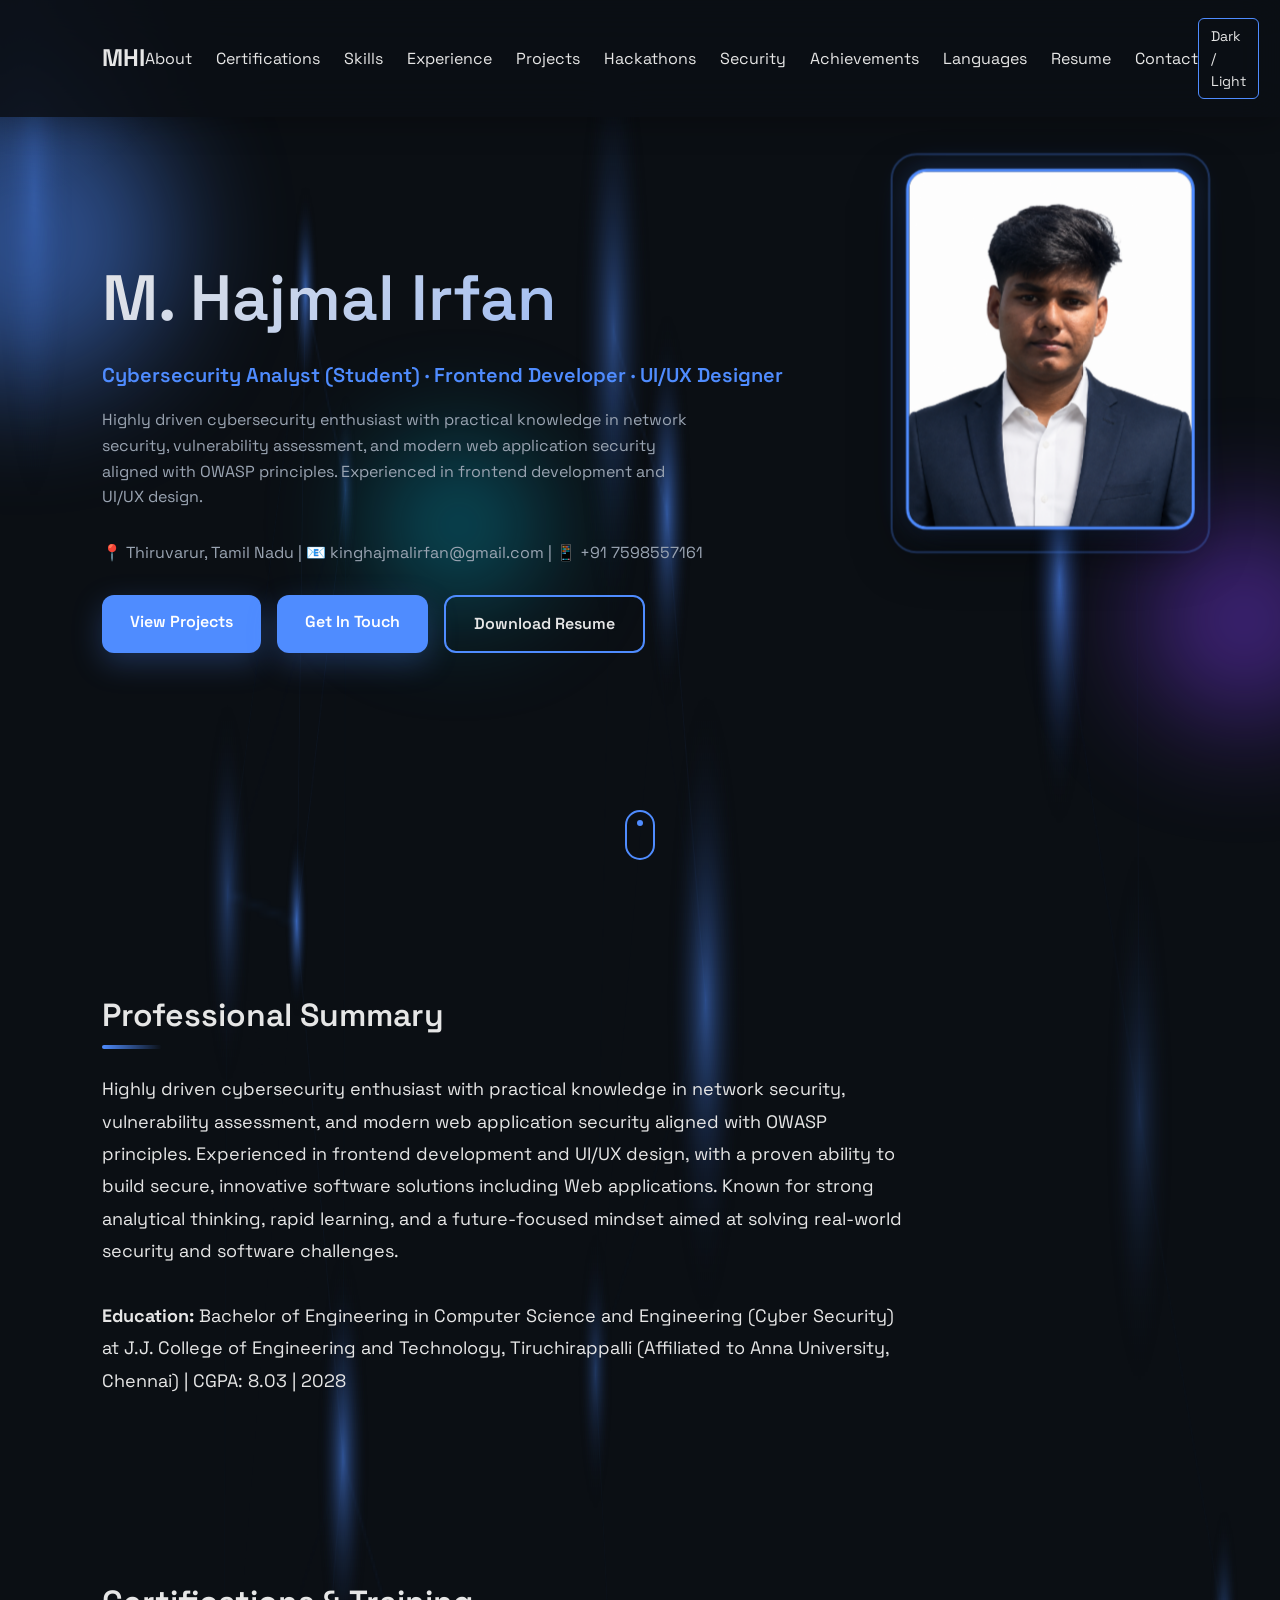
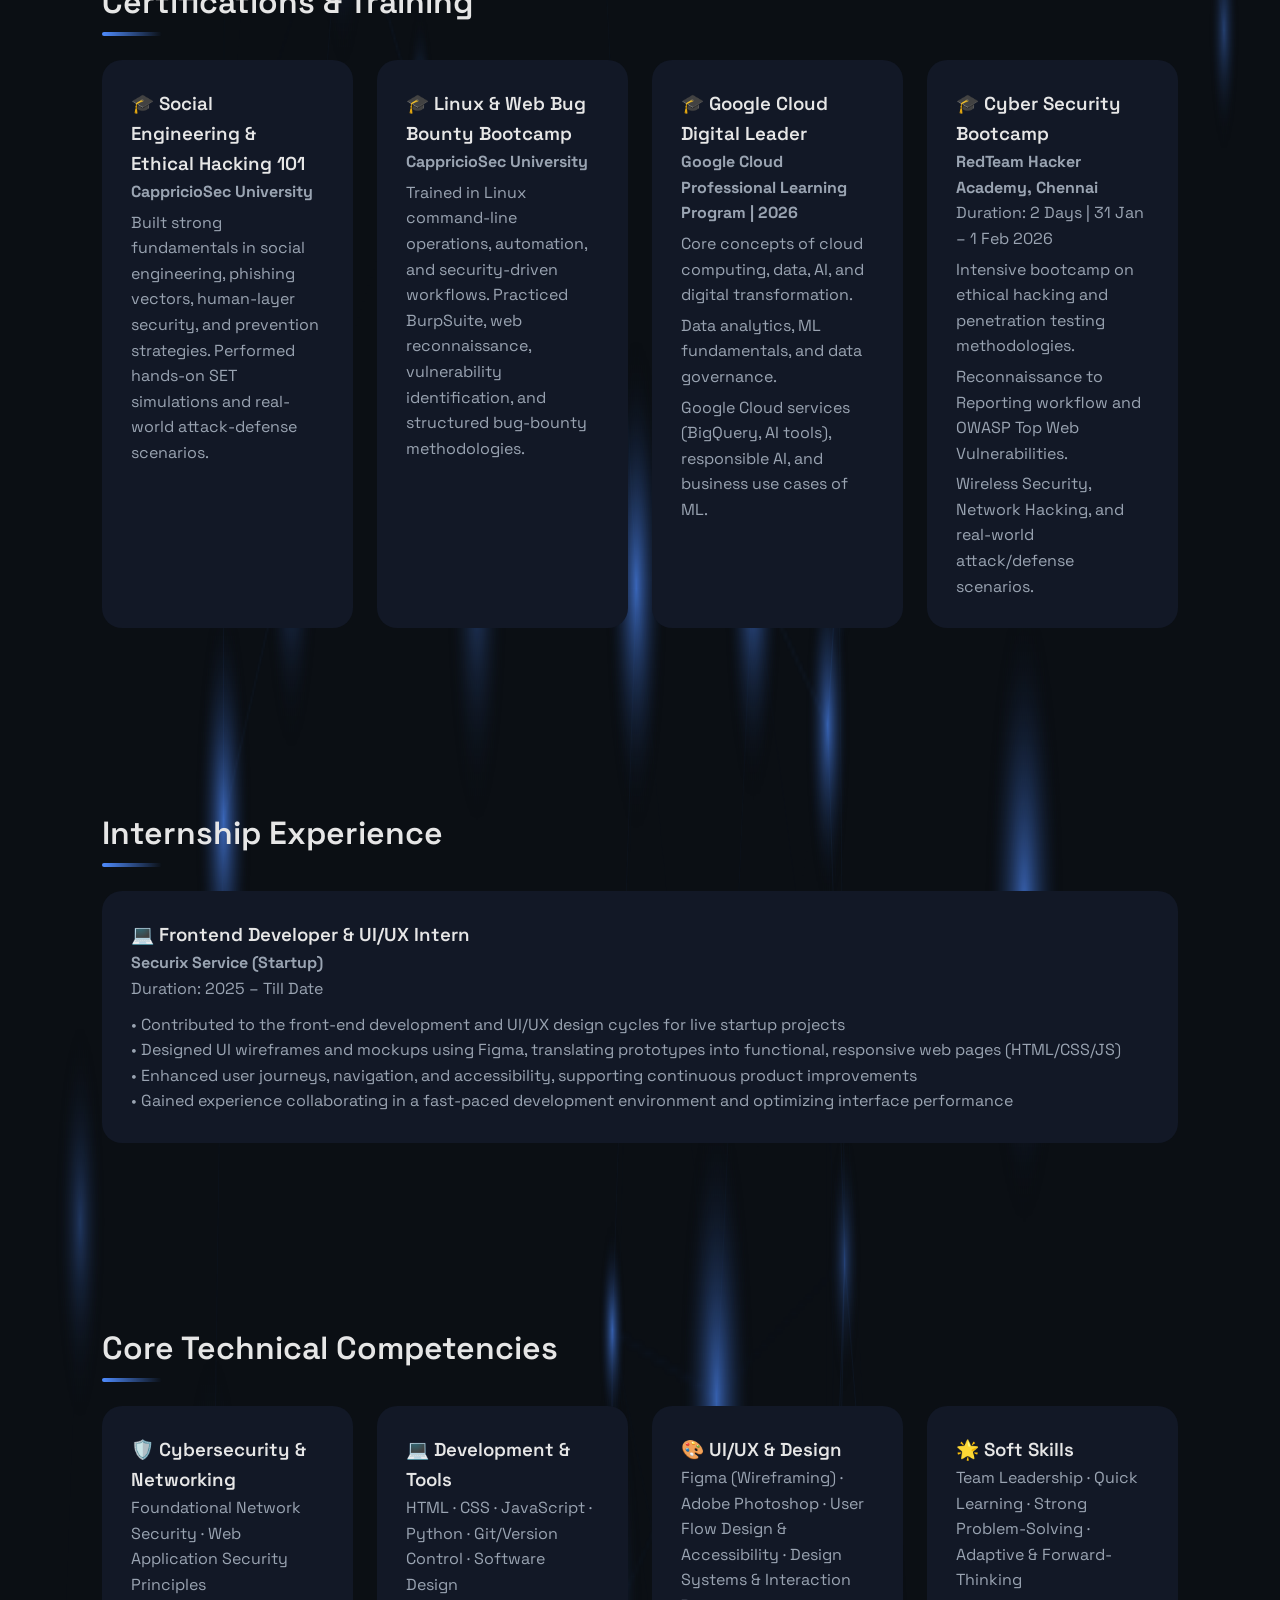
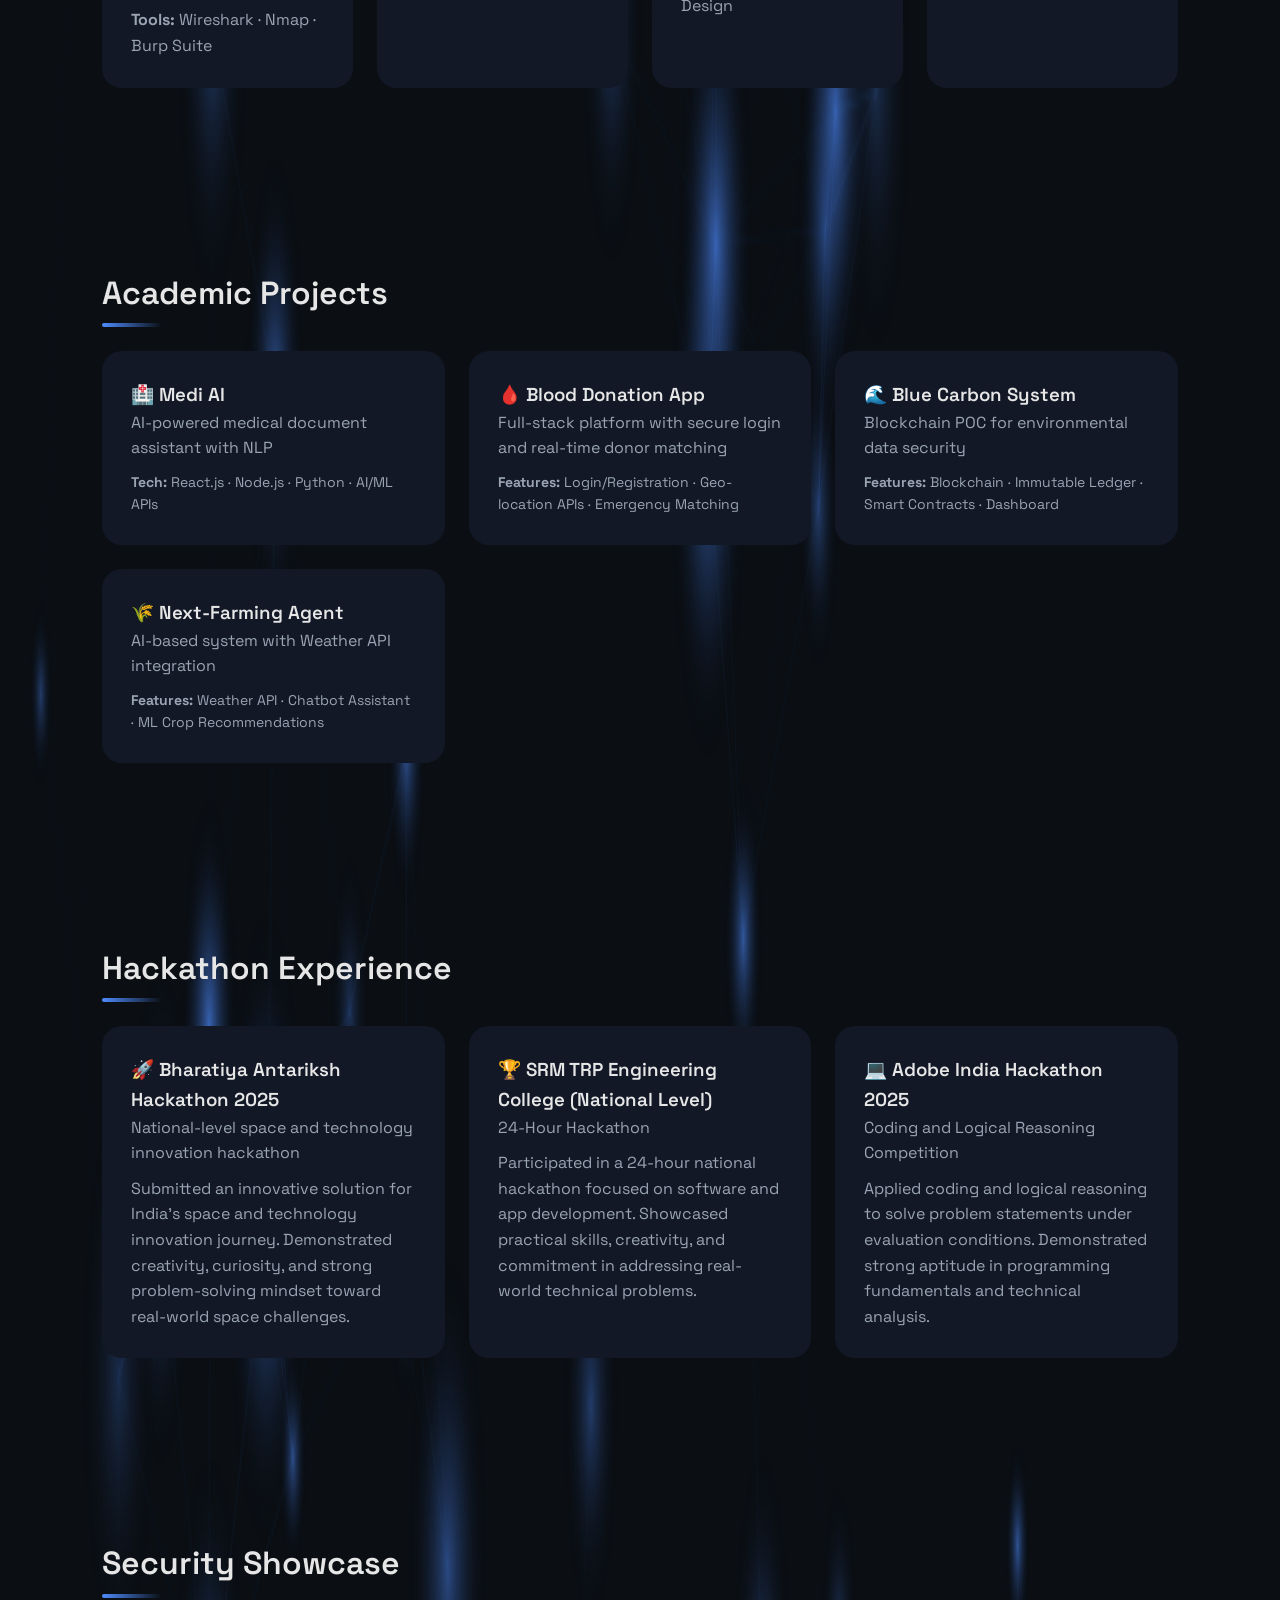
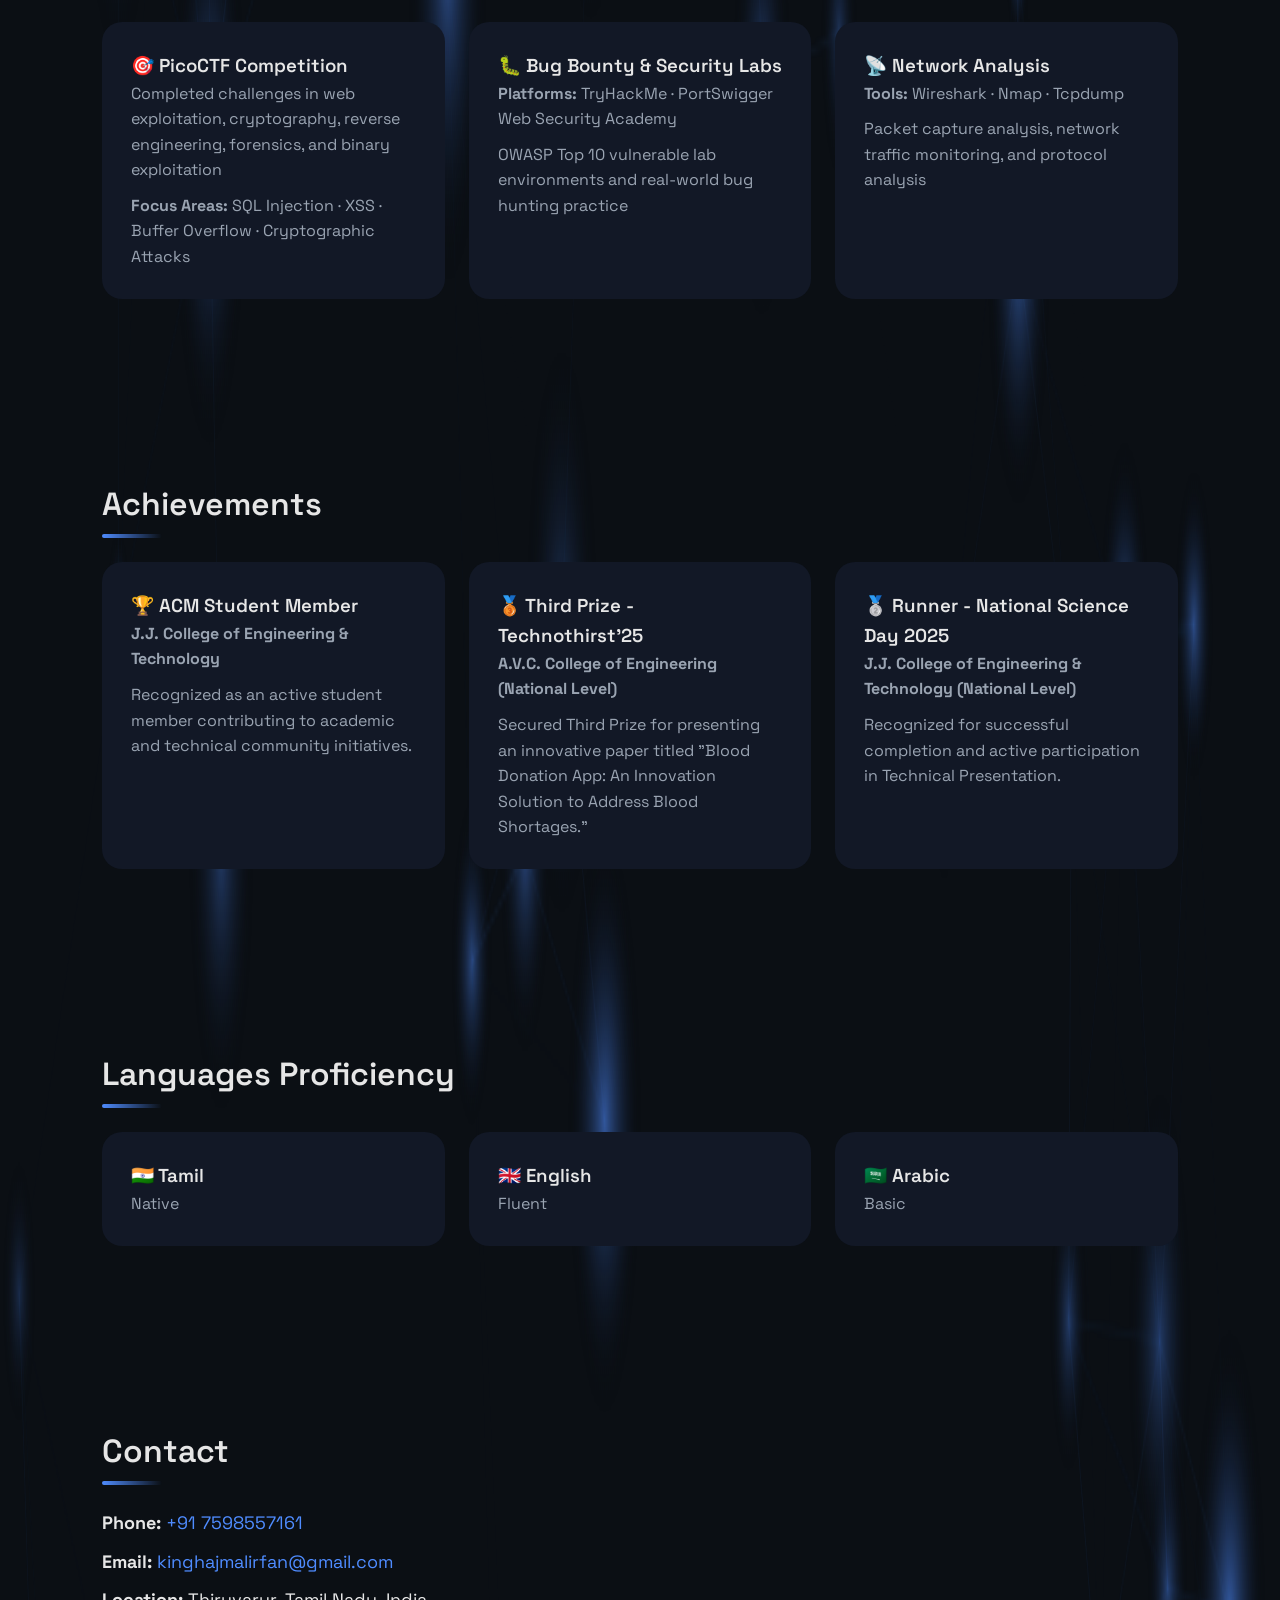
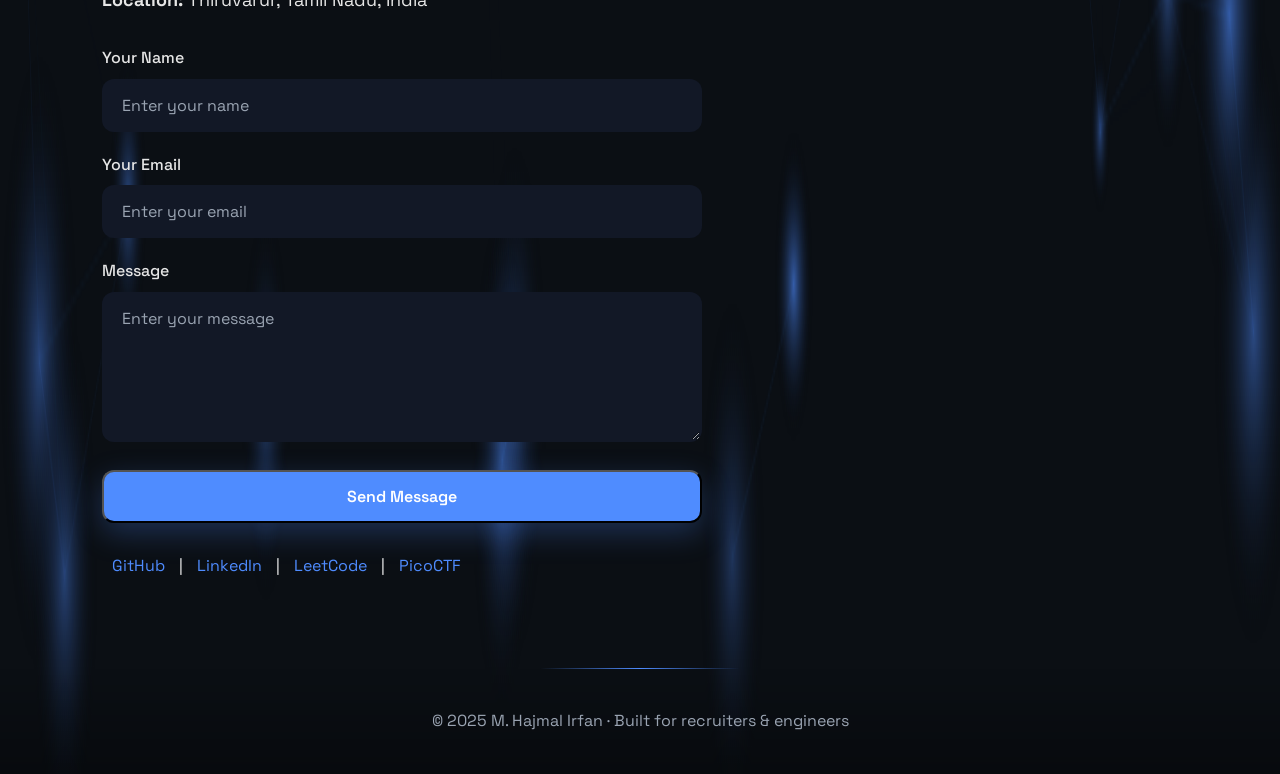
<file: httpsportfolioo-beta-one.vercel.app.html>
<!DOCTYPE html>
<html lang="en">

<head>
  <meta charset="UTF-8" />
  <meta name="viewport" content="width=device-width, initial-scale=1.0" />

  <title>M. Hajmal Irfan | Cybersecurity Analyst & Frontend Developer | Portfolio</title>

  <!-- SEO + Social Preview -->
  <meta name="description"
    content="M. Hajmal Irfan – Cybersecurity Analyst & Frontend Developer. Expert in penetration testing, vulnerability assessment, OWASP security, React & Node.js development. View projects, certifications, and resume." />
  <meta property="og:title" content="M. Hajmal Irfan | Cybersecurity Analyst & Frontend Developer Portfolio" />
  <meta property="og:description"
    content="Cybersecurity professional with expertise in penetration testing, web security, and frontend development. View my projects, certifications, and get in touch." />
  <meta property="og:type" content="website" />

  <link href="https://fonts.googleapis.com/css2?family=Space+Grotesk:wght@400;500;600;700&display=swap"
    rel="stylesheet">

  <style>
    :root {
      --bg: #0b0f14;
      --card: #121826;
      --text: #e6e6e6;
      --muted: #9aa4b2;
      --accent: #4f8cff;
      --accent-glow: #4f8cff44;
    }

    [data-theme="light"] {
      --bg: #f5f7fb;
      --card: #ffffff;
      --text: #0b0f14;
      --muted: #555;
      --accent: #2563eb;
      --accent-glow: #2563eb44;
    }

    * {
      margin: 0;
      padding: 0;
      box-sizing: border-box;
      font-family: 'Space Grotesk', system-ui, sans-serif
    }

    body {
      background: var(--bg);
      color: var(--text);
      line-height: 1.6;
      transition: .3s;
      overflow-x: hidden;
      perspective: 1000px;
    }

    a {
      color: inherit;
      text-decoration: none
    }

    section {
      padding: 90px 8%;
      position: relative
    }

    h1,
    h2,
    h3 {
      font-weight: 600
    }

    h2 {
      font-size: 32px;
      margin-bottom: 32px;
      position: relative
    }

    /* 3D Background Canvas */
    #canvas-bg {
      position: fixed;
      top: 0;
      left: 0;
      width: 100%;
      height: 100%;
      z-index: -1;
      pointer-events: none;
    }

    /* Navbar with 3D effect */
    nav {
      position: fixed;
      top: 0;
      width: 100%;
      background: rgba(11, 15, 20, 0.85);
      backdrop-filter: blur(20px);
      display: flex;
      justify-content: space-between;
      align-items: center;
      padding: 18px 8%;
      z-index: 100;
      box-shadow: 0 4px 30px rgba(0, 0, 0, 0.3);
      transform-style: preserve-3d;
    }

    nav ul {
      list-style: none;
      display: flex;
      gap: 24px
    }

    nav a:hover {
      color: var(--accent);
      text-shadow: 0 0 20px var(--accent-glow);
    }

    .toggle {
      border: 1px solid var(--accent);
      padding: 6px 12px;
      border-radius: 6px;
      cursor: pointer;
      font-size: 14px;
      transition: all .3s;
    }

    .toggle:hover {
      background: var(--accent);
      color: #fff;
      box-shadow: 0 0 20px var(--accent-glow);
    }

    /* Hero with 3D elements */
    .hero {
      min-height: 100vh;
      display: flex;
      flex-direction: column;
      justify-content: center;
      position: relative;
      transform-style: preserve-3d;
    }

    /* Profile Image */
    .profile-container {
      position: absolute;
      right: 8%;
      top: 50%;
      transform: translateY(-50%) translateZ(30px);
      animation: floatProfile 4s ease-in-out infinite;
    }

    .profile-image {
      width: 280px;
      height: 350px;
      object-fit: cover;
      border-radius: 20px;
      border: 3px solid var(--accent);
      box-shadow: 0 20px 50px rgba(0, 0, 0, 0.5), 0 0 30px var(--accent-glow);
      transition: all .4s;
    }

    .profile-image:hover {
      transform: scale(1.05) rotateY(5deg);
      box-shadow: 0 30px 60px rgba(0, 0, 0, 0.6), 0 0 50px var(--accent-glow);
    }

    .profile-frame {
      position: absolute;
      inset: -15px;
      border: 2px solid var(--accent);
      border-radius: 25px;
      opacity: 0.3;
      animation: rotateFrame 8s linear infinite;
    }

    @keyframes floatProfile {

      0%,
      100% {
        transform: translateY(-50%) translateZ(30px);
      }

      50% {
        transform: translateY(-55%) translateZ(40px);
      }
    }

    @keyframes rotateFrame {
      from {
        transform: rotate(0deg);
      }

      to {
        transform: rotate(360deg);
      }
    }

    /* 3D Floating Cube */
    .cube-container {
      position: absolute;
      right: 10%;
      top: 50%;
      transform: translateY(-50%) rotateY(25deg);
      width: 200px;
      height: 200px;
      perspective: 800px;
      animation: floatCube 6s ease-in-out infinite;
    }

    .cube {
      width: 100%;
      height: 100%;
      position: relative;
      transform-style: preserve-3d;
      animation: rotateCube 15s linear infinite;
    }

    .cube-face {
      position: absolute;
      width: 200px;
      height: 200px;
      background: linear-gradient(135deg, var(--accent) 0%, transparent 100%);
      border: 2px solid var(--accent);
      opacity: 0.3;
      display: flex;
      align-items: center;
      justify-content: center;
      font-size: 48px;
    }

    .cube-face.front {
      transform: translateZ(100px);
    }

    .cube-face.back {
      transform: rotateY(180deg) translateZ(100px);
    }

    .cube-face.right {
      transform: rotateY(90deg) translateZ(100px);
    }

    .cube-face.left {
      transform: rotateY(-90deg) translateZ(100px);
    }

    .cube-face.top {
      transform: rotateX(90deg) translateZ(100px);
    }

    .cube-face.bottom {
      transform: rotateX(-90deg) translateZ(100px);
    }

    @keyframes rotateCube {
      from {
        transform: rotateX(0deg) rotateY(0deg);
      }

      to {
        transform: rotateX(360deg) rotateY(360deg);
      }
    }

    @keyframes floatCube {

      0%,
      100% {
        transform: translateY(-50%) rotateY(25deg) translateZ(0px);
      }

      50% {
        transform: translateY(-50%) rotateY(25deg) translateZ(30px);
      }
    }

    /* 3D Floating Orbs */
    .orb {
      position: absolute;
      border-radius: 50%;
      filter: blur(60px);
      opacity: 0.5;
      animation: floatOrb 8s ease-in-out infinite;
    }

    .orb-1 {
      width: 300px;
      height: 300px;
      background: var(--accent);
      top: 10%;
      left: -10%;
      animation-delay: 0s;
    }

    .orb-2 {
      width: 200px;
      height: 200px;
      background: #7c3aed;
      bottom: 20%;
      right: -5%;
      animation-delay: -3s;
    }

    .orb-3 {
      width: 150px;
      height: 150px;
      background: #06b6d4;
      top: 50%;
      left: 30%;
      animation-delay: -5s;
    }

    @keyframes floatOrb {

      0%,
      100% {
        transform: translate(0, 0) scale(1);
      }

      33% {
        transform: translate(30px, -30px) scale(1.1);
      }

      66% {
        transform: translate(-20px, 20px) scale(0.9);
      }
    }

    .hero h1 {
      font-size: 64px;
      background: linear-gradient(135deg, var(--text) 0%, var(--accent) 100%);
      -webkit-background-clip: text;
      -webkit-text-fill-color: transparent;
      background-clip: text;
      transform: translateZ(50px);
      animation: titleGlow 3s ease-in-out infinite alternate;
    }

    @keyframes titleGlow {
      from {
        filter: drop-shadow(0 0 20px var(--accent-glow));
      }

      to {
        filter: drop-shadow(0 0 40px var(--accent-glow));
      }
    }

    .hero p {
      color: var(--muted);
      margin: 16px 0 30px;
      max-width: 650px;
      transform: translateZ(30px)
    }

    .btns {
      display: flex;
      gap: 16px;
      flex-wrap: wrap;
      transform: translateZ(40px)
    }

    .btn {
      padding: 14px 28px;
      border-radius: 12px;
      font-weight: 600;
      cursor: pointer;
      position: relative;
      overflow: hidden;
      transition: all .4s cubic-bezier(0.175, 0.885, 0.32, 1.275);
      transform-style: preserve-3d;
    }

    .btn::before {
      content: '';
      position: absolute;
      top: 0;
      left: -100%;
      width: 100%;
      height: 100%;
      background: linear-gradient(90deg, transparent, rgba(255, 255, 255, 0.2), transparent);
      transition: 0.5s;
    }

    .btn:hover::before {
      left: 100%;
    }

    .primary {
      background: var(--accent);
      color: #fff;
      box-shadow: 0 10px 30px var(--accent-glow);
    }

    .primary:hover {
      transform: translateY(-5px) rotateX(10deg);
      box-shadow: 0 20px 50px var(--accent-glow);
    }

    .secondary {
      border: 2px solid var(--accent);
      background: transparent;
    }

    .secondary:hover {
      background: var(--accent);
      color: #fff;
      transform: translateY(-5px) rotateX(10deg);
      box-shadow: 0 20px 50px var(--accent-glow);
    }

    /* Layout with 3D perspective */
    .grid {
      display: grid;
      gap: 24px;
      transform-style: preserve-3d
    }

    .skills {
      grid-template-columns: repeat(auto-fit, minmax(220px, 1fr))
    }

    .projects {
      grid-template-columns: repeat(auto-fit, minmax(280px, 1fr))
    }

    /* 3D Cards with tilt effect */
    .card {
      background: var(--card);
      padding: 28px;
      border-radius: 20px;
      transition: all .4s cubic-bezier(0.175, 0.885, 0.32, 1.275);
      cursor: pointer;
      position: relative;
      transform-style: preserve-3d;
      border: 1px solid transparent;
      overflow: hidden;
    }

    .card::before {
      content: '';
      position: absolute;
      inset: 0;
      border-radius: 20px;
      padding: 1px;
      background: linear-gradient(135deg, var(--accent), transparent, var(--accent));
      -webkit-mask: linear-gradient(#fff 0 0) content-box, linear-gradient(#fff 0 0);
      mask: linear-gradient(#fff 0 0) content-box, linear-gradient(#fff 0 0);
      -webkit-mask-composite: xor;
      mask-composite: exclude;
      opacity: 0;
      transition: opacity .3s;
    }

    .card:hover::before {
      opacity: 1;
    }

    .card:hover {
      transform: translateY(-12px) rotateX(5deg) rotateY(-5deg) translateZ(20px);
      box-shadow: 0 30px 60px rgba(0, 0, 0, 0.4), 0 0 30px var(--accent-glow);
    }

    .card h3 {
      transform: translateZ(20px);
      transition: all .3s;
    }

    .card p {
      color: var(--muted);
      transform: translateZ(10px);
    }

    .card:hover h3 {
      color: var(--accent);
    }

    /* Section titles with 3D effect */
    h2 {
      transform: translateZ(20px);
    }

    h2::after {
      content: '';
      position: absolute;
      bottom: -8px;
      left: 0;
      width: 60px;
      height: 4px;
      background: linear-gradient(90deg, var(--accent), transparent);
      border-radius: 2px;
      animation: lineGrow 1s ease-out forwards;
    }

    @keyframes lineGrow {
      from {
        width: 0;
        opacity: 0;
      }

      to {
        width: 60px;
        opacity: 1;
      }
    }

    /* 3D Scroll Animations */
    .fade-3d {
      opacity: 0;
      transform: translateY(50px) rotateX(-10deg);
      transition: all .8s cubic-bezier(0.175, 0.885, 0.32, 1.275);
    }

    .fade-3d.show {
      opacity: 1;
      transform: translateY(0) rotateX(0);
    }

    /* Staggered animations */
    .card:nth-child(1) {
      transition-delay: 0s;
    }

    .card:nth-child(2) {
      transition-delay: 0.1s;
    }

    .card:nth-child(3) {
      transition-delay: 0.2s;
    }

    .card:nth-child(4) {
      transition-delay: 0.3s;
    }

    /* Modal with 3D effect */
    .modal {
      position: fixed;
      inset: 0;
      background: rgba(0, 0, 0, 0.8);
      backdrop-filter: blur(10px);
      display: none;
      align-items: center;
      justify-content: center;
      z-index: 200;
      perspective: 1000px;
    }

    .modal-content {
      background: var(--card);
      padding: 40px;
      border-radius: 24px;
      max-width: 560px;
      width: 92%;
      transform: rotateX(-10deg) scale(0.9);
      opacity: 0;
      transition: all .4s cubic-bezier(0.175, 0.885, 0.32, 1.275);
      border: 1px solid var(--accent);
      box-shadow: 0 30px 60px rgba(0, 0, 0, 0.5), 0 0 40px var(--accent-glow);
    }

    .modal.show .modal-content {
      transform: rotateX(0) scale(1);
      opacity: 1;
    }

    .close {
      float: right;
      cursor: pointer;
      color: var(--accent);
      font-size: 24px;
      transition: all .3s;
    }

    .close:hover {
      transform: rotate(90deg) scale(1.2);
    }

    /* 3D Footer */
    footer {
      text-align: center;
      padding: 40px;
      color: var(--muted);
      background: linear-gradient(180deg, transparent, rgba(0, 0, 0, 0.3));
      position: relative;
      transform-style: preserve-3d;
    }

    footer::before {
      content: '';
      position: absolute;
      top: 0;
      left: 50%;
      transform: translateX(-50%);
      width: 200px;
      height: 1px;
      background: linear-gradient(90deg, transparent, var(--accent), transparent);
    }

    /* Mouse-following glow */
    .cursor-glow {
      position: fixed;
      width: 400px;
      height: 400px;
      border-radius: 50%;
      background: radial-gradient(circle, var(--accent-glow) 0%, transparent 70%);
      pointer-events: none;
      z-index: -1;
      transform: translate(-50%, -50%);
      transition: opacity .3s;
      opacity: 0.6;
    }

    /* Scroll indicator */
    .scroll-indicator {
      position: absolute;
      bottom: 40px;
      left: 50%;
      transform: translateX(-50%);
      display: flex;
      flex-direction: column;
      align-items: center;
      gap: 8px;
      animation: bounce 2s infinite;
    }

    .scroll-indicator span {
      width: 30px;
      height: 50px;
      border: 2px solid var(--accent);
      border-radius: 20px;
      position: relative;
    }

    .scroll-indicator span::before {
      content: '';
      position: absolute;
      top: 8px;
      left: 50%;
      transform: translateX(-50%);
      width: 6px;
      height: 6px;
      background: var(--accent);
      border-radius: 50%;
      animation: scrollDot 2s infinite;
    }

    @keyframes bounce {

      0%,
      100% {
        transform: translateX(-50%) translateY(0);
      }

      50% {
        transform: translateX(-50%) translateY(10px);
      }
    }

    @keyframes scrollDot {

      0%,
      100% {
        top: 8px;
        opacity: 1;
      }

      50% {
        top: 25px;
        opacity: 0.3;
      }
    }

    @media(max-width:900px) {
      .cube-container {
        display: none;
      }

      .hero h1 {
        font-size: 42px;
      }

      .profile-container {
        display: none;
      }
    }

    @media(max-width:600px) {
      .hero h1 {
        font-size: 32px;
      }

      nav ul {
        display: none;
      }

      .orb {
        display: none;
      }
    }

    /* Contact Form */
    .contact-form {
      max-width: 600px;
      margin-top: 30px;
    }

    .form-group {
      margin-bottom: 20px;
    }

    .form-group label {
      display: block;
      margin-bottom: 8px;
      font-weight: 500;
      color: var(--text);
    }

    .form-group input,
    .form-group textarea {
      width: 100%;
      padding: 14px 18px;
      border-radius: 12px;
      border: 2px solid transparent;
      background: var(--card);
      color: var(--text);
      font-size: 16px;
      transition: all .3s;
      outline: none;
    }

    .form-group input:focus,
    .form-group textarea:focus {
      border-color: var(--accent);
      box-shadow: 0 0 20px var(--accent-glow);
    }

    .form-group textarea {
      min-height: 150px;
      resize: vertical;
    }

    .form-group input::placeholder,
    .form-group textarea::placeholder {
      color: var(--muted);
    }

    .contact-form .btn {
      width: 100%;
      font-size: 16px;
    }

    .form-success {
      display: none;
      padding: 15px;
      border-radius: 12px;
      background: rgba(34, 197, 94, 0.2);
      color: #22c55e;
      margin-top: 20px;
      text-align: center;
    }

    .form-error {
      display: none;
      padding: 15px;
      border-radius: 12px;
      background: rgba(239, 68, 68, 0.2);
      color: #ef4444;
      margin-top: 20px;
      text-align: center;
    }
  </style>
</head>

<body>

  <canvas id="canvas-bg"></canvas>
  <div class="cursor-glow" id="cursorGlow"></div>

  <nav>
    <strong style="font-size:24px; transform:translateZ(10px);">MHI</strong>
    <ul>
      <li><a href="#about">About</a></li>
      <li><a href="#certifications">Certifications</a></li>
      <li><a href="#skills">Skills</a></li>
      <li><a href="#experience">Experience</a></li>
      <li><a href="#projects">Projects</a></li>
      <li><a href="#hackathons">Hackathons</a></li>
      <li><a href="#security">Security</a></li>
      <li><a href="#achievements">Achievements</a></li>
      <li><a href="#languages">Languages</a></li>
      <li><a href="resume.pdf" download>Resume</a></li>
      <li><a href="#contact">Contact</a></li>
    </ul>
    <div class="toggle" id="themeToggle">Dark / Light</div>
  </nav>

  <section class="hero">
    <div class="orb orb-1"></div>
    <div class="orb orb-2"></div>
    <div class="orb orb-3"></div>

    <div class="profile-container">
      <div class="profile-frame"></div>
      <img src="profile.png" alt="M. Hajmal Irfan" class="profile-image">
    </div>

    <div class="fade-3d">
      <h1>M. Hajmal Irfan</h1>
      <h3 style="color:var(--accent); margin:10px 0; font-size:20px; transform:translateZ(25px);">Cybersecurity Analyst
        (Student) · Frontend Developer · UI/UX Designer</h3>
      <p style="max-width:600px;">Highly driven cybersecurity enthusiast with practical knowledge in network security,
        vulnerability assessment, and modern web application security aligned with OWASP principles. Experienced in
        frontend development and UI/UX design.</p>
      <p style="margin-top:15px; color:var(--muted);">📍 Thiruvarur, Tamil Nadu | 📧 kinghajmalirfan@gmail.com | 📱 +91
        7598557161</p>

      <div class="btns">
        <a href="#projects" class="btn primary">View Projects</a>
        <a href="#contact" class="btn primary">Get In Touch</a>
        <a href="resume.pdf" class="btn secondary" download>Download Resume</a>
      </div>
    </div>

    <div class="scroll-indicator">
      <span></span>
    </div>
  </section>

  <section id="about" class="fade-3d">
    <h2>Professional Summary</h2>
    <p style="max-width:800px; font-size:18px; line-height:1.8;">
      Highly driven cybersecurity enthusiast with practical knowledge in network security, vulnerability assessment,
      and modern web application security aligned with OWASP principles. Experienced in frontend development and
      UI/UX design, with a proven ability to build secure, innovative software solutions including Web applications.
      Known for strong analytical thinking, rapid learning, and a future-focused mindset aimed at solving real-world
      security and software challenges.
      <br><br>
      <strong>Education:</strong> Bachelor of Engineering in Computer Science and Engineering (Cyber Security) at
      J.J. College of Engineering and Technology, Tiruchirappalli (Affiliated to Anna University, Chennai) | CGPA: 8.03
      | 2028
    </p>
  </section>

  <section id="certifications" class="fade-3d">
    <h2>Certifications & Training</h2>
    <div class="grid skills">
      <div class="card" data-tilt>
        <h3>🎓 Social Engineering & Ethical Hacking 101</h3>
        <p><strong>CappricioSec University</strong></p>
        <p style="margin-top:5px;">Built strong fundamentals in social engineering, phishing vectors, human-layer
          security, and prevention strategies. Performed hands-on SET simulations and real-world attack-defense
          scenarios.</p>
      </div>
      <div class="card" data-tilt>
        <h3>🎓 Linux & Web Bug Bounty Bootcamp</h3>
        <p><strong>CappricioSec University</strong></p>
        <p style="margin-top:5px;">Trained in Linux command-line operations, automation, and security-driven workflows.
          Practiced BurpSuite, web reconnaissance, vulnerability identification, and structured bug-bounty
          methodologies.</p>
      </div>
      <div class="card" data-tilt>
        <h3>🎓 Google Cloud Digital Leader</h3>
        <p><strong>Google Cloud Professional Learning Program | 2026</strong></p>
        <p style="margin-top:5px;">Core concepts of cloud computing, data, AI, and digital transformation.</p>
        <p style="margin-top:5px;">Data analytics, ML fundamentals, and data governance.</p>
        <p style="margin-top:5px;">Google Cloud services (BigQuery, AI tools), responsible AI, and business use cases of
          ML.</p>
      </div>
      <div class="card" data-tilt>
        <h3>🎓 Cyber Security Bootcamp</h3>
        <p><strong>RedTeam Hacker Academy, Chennai</strong></p>
        <p>Duration: 2 Days | 31 Jan – 1 Feb 2026</p>
        <p style="margin-top:5px;">Intensive bootcamp on ethical hacking and penetration testing methodologies.</p>
        <p style="margin-top:5px;">Reconnaissance to Reporting workflow and OWASP Top Web Vulnerabilities.</p>
        <p style="margin-top:5px;">Wireless Security, Network Hacking, and real-world attack/defense scenarios.</p>
      </div>
    </div>
  </section>

  <section id="experience" class="fade-3d">
    <h2>Internship Experience</h2>
    <div class="grid skills">
      <div class="card" data-tilt>
        <h3>💻 Frontend Developer & UI/UX Intern</h3>
        <p><strong>Securix Service (Startup)</strong></p>
        <p>Duration: 2025 – Till Date</p>
        <p style="margin-top:10px;">• Contributed to the front-end development and UI/UX design cycles for live startup
          projects</p>
        <p>• Designed UI wireframes and mockups using Figma, translating prototypes into functional, responsive web
          pages (HTML/CSS/JS)</p>
        <p>• Enhanced user journeys, navigation, and accessibility, supporting continuous product improvements</p>
        <p>• Gained experience collaborating in a fast-paced development environment and optimizing interface
          performance</p>
      </div>
    </div>
  </section>

  <section id="skills" class="fade-3d">
    <h2>Core Technical Competencies</h2>
    <div class="grid skills">
      <div class="card" data-tilt>
        <h3>🛡️ Cybersecurity & Networking</h3>
        <p>Foundational Network Security · Web Application Security Principles</p>
        <p style="margin-top:10px;"><strong>Tools:</strong> Wireshark · Nmap · Burp Suite</p>
      </div>
      <div class="card" data-tilt>
        <h3>💻 Development & Tools</h3>
        <p>HTML · CSS · JavaScript · Python · Git/Version Control · Software Design</p>
      </div>
      <div class="card" data-tilt>
        <h3>🎨 UI/UX & Design</h3>
        <p>Figma (Wireframing) · Adobe Photoshop · User Flow Design & Accessibility · Design Systems & Interaction
          Design</p>
      </div>
      <div class="card" data-tilt>
        <h3>🌟 Soft Skills</h3>
        <p>Team Leadership · Quick Learning · Strong Problem-Solving · Adaptive & Forward-Thinking</p>
      </div>
    </div>
  </section>

  <section id="projects" class="fade-3d">
    <h2>Academic Projects</h2>
    <div class="grid projects">
      <div class="card"
        onclick="openModal('Medi AI – AI Powered Medical Document Assistant','Developed an AI-powered web application that allows users to upload medical documents (PDFs) and ask questions to extract relevant medical information. Implemented Natural Language Processing (NLP) to enable intelligent question-answering from uploaded medical reports. Designed a secure user authentication system to protect sensitive medical data and ensure controlled access. Integrated PDF document processing and text extraction to analyze healthcare documents efficiently. Built an interactive chatbot interface using React for real-time medical query responses. Improved accessibility by enabling users to quickly understand complex medical reports using AI assistance.')">
        <h3>🏥 Medi AI</h3>
        <p>AI-powered medical document assistant with NLP</p>
        <p style="margin-top:10px; font-size:14px; color:var(--muted);"><strong>Tech:</strong> React.js · Node.js ·
          Python · AI/ML APIs</p>
      </div>
      <div class="card"
        onclick="openModal('Blood Donation App (Android / Web)','Developed a full-stack software platform featuring a secure Login/Registration system and a live donor availability module. Integrated geo-location APIs to enable real-time, location-based donor search, significantly improving emergency matching efficiency.')">
        <h3>🩸 Blood Donation App</h3>
        <p>Full-stack platform with secure login and real-time donor matching</p>
        <p style="margin-top:10px; font-size:14px; color:var(--muted);"><strong>Features:</strong> Login/Registration ·
          Geo-location APIs · Emergency Matching</p>
      </div>
      <div class="card"
        onclick="openModal('Blue Carbon Monitoring System (Blockchain POC)','Designed a prototype application to secure environmental datasets using blockchain concepts and an immutable ledger to prevent data tampering. Constructed a web dashboard for data review and Smart Contract-based verification workflow.')">
        <h3>🌊 Blue Carbon System</h3>
        <p>Blockchain POC for environmental data security</p>
        <p style="margin-top:10px; font-size:14px; color:var(--muted);"><strong>Features:</strong> Blockchain ·
          Immutable Ledger · Smart Contracts · Dashboard</p>
      </div>
      <div class="card"
        onclick="openModal('Next-Farming Agent (AI-Based System)','Implemented a software system that integrates a Weather API and delivers guidance via a chatbot-style digital assistant. Developed a simple web UI for real-time data display and access to the ML-based crop recommendation model.')">
        <h3>🌾 Next-Farming Agent</h3>
        <p>AI-based system with Weather API integration</p>
        <p style="margin-top:10px; font-size:14px; color:var(--muted);"><strong>Features:</strong> Weather API · Chatbot
          Assistant · ML Crop Recommendations</p>
      </div>
    </div>
  </section>

  <section id="hackathons" class="fade-3d">
    <h2>Hackathon Experience</h2>
    <div class="grid skills">
      <div class="card" data-tilt>
        <h3>🚀 Bharatiya Antariksh Hackathon 2025</h3>
        <p>National-level space and technology innovation hackathon</p>
        <p style="margin-top:10px;">Submitted an innovative solution for India's space and technology innovation
          journey. Demonstrated creativity, curiosity, and strong problem-solving mindset toward real-world space
          challenges.</p>
      </div>
      <div class="card" data-tilt>
        <h3>🏆 SRM TRP Engineering College (National Level)</h3>
        <p>24-Hour Hackathon</p>
        <p style="margin-top:10px;">Participated in a 24-hour national hackathon focused on software and app
          development. Showcased practical skills, creativity, and commitment in addressing real-world technical
          problems.</p>
      </div>
      <div class="card" data-tilt>
        <h3>💻 Adobe India Hackathon 2025</h3>
        <p>Coding and Logical Reasoning Competition</p>
        <p style="margin-top:10px;">Applied coding and logical reasoning to solve problem statements under evaluation
          conditions. Demonstrated strong aptitude in programming fundamentals and technical analysis.</p>
      </div>
    </div>
  </section>

  <section id="security" class="fade-3d">
    <h2>Security Showcase</h2>
    <div class="grid projects">
      <div class="card">
        <h3>🎯 PicoCTF Competition</h3>
        <p>Completed challenges in web exploitation, cryptography, reverse engineering, forensics, and binary
          exploitation</p>
        <p style="margin-top:10px;"><strong>Focus Areas:</strong> SQL Injection · XSS · Buffer Overflow · Cryptographic
          Attacks</p>
      </div>
      <div class="card">
        <h3>🐛 Bug Bounty & Security Labs</h3>
        <p><strong>Platforms:</strong> TryHackMe · PortSwigger Web Security Academy</p>
        <p style="margin-top:10px;">OWASP Top 10 vulnerable lab environments and real-world bug hunting practice</p>
      </div>
      <div class="card">
        <h3>📡 Network Analysis</h3>
        <p><strong>Tools:</strong> Wireshark · Nmap · Tcpdump</p>
        <p style="margin-top:10px;">Packet capture analysis, network traffic monitoring, and protocol analysis</p>
      </div>
    </div>
  </section>

  <section id="achievements" class="fade-3d">
    <h2>Achievements</h2>
    <div class="grid skills">
      <div class="card" data-tilt>
        <h3>🏆 ACM Student Member</h3>
        <p><strong>J.J. College of Engineering & Technology</strong></p>
        <p style="margin-top:10px;">Recognized as an active student member contributing to academic and technical
          community initiatives.</p>
      </div>
      <div class="card" data-tilt>
        <h3>🥉 Third Prize - Technothirst'25</h3>
        <p><strong>A.V.C. College of Engineering (National Level)</strong></p>
        <p style="margin-top:10px;">Secured Third Prize for presenting an innovative paper titled "Blood Donation App:
          An Innovation Solution to Address Blood Shortages."</p>
      </div>
      <div class="card" data-tilt>
        <h3>🥈 Runner - National Science Day 2025</h3>
        <p><strong>J.J. College of Engineering & Technology (National Level)</strong></p>
        <p style="margin-top:10px;">Recognized for successful completion and active participation in Technical
          Presentation.</p>
      </div>
    </div>
  </section>

  <section id="languages" class="fade-3d">
    <h2>Languages Proficiency</h2>
    <div class="grid skills">
      <div class="card" data-tilt>
        <h3>🇮🇳 Tamil</h3>
        <p>Native</p>
      </div>
      <div class="card" data-tilt>
        <h3>🇬🇧 English</h3>
        <p>Fluent</p>
      </div>
      <div class="card" data-tilt>
        <h3>🇸🇦 Arabic</h3>
        <p>Basic</p>
      </div>
    </div>
  </section>

  <section id="contact">
    <h2>Contact</h2>
    <p style="font-size:18px; margin:10px 0;"><strong>Phone:</strong> <a href="tel:+917598557161"
        style="color:var(--accent);">+91 7598557161</a></p>
    <p style="font-size:18px; margin:10px 0;"><strong>Email:</strong> <a href="mailto:kinghajmalirfan@gmail.com"
        style="color:var(--accent);">kinghajmalirfan@gmail.com</a></p>
    <p style="font-size:18px; margin:10px 0;"><strong>Location:</strong> Thiruvarur, Tamil Nadu, India</p>

    <!-- Contact Form -->
    <form class="contact-form" id="contactForm" action="https://formspree.io/f/mqeypydg" method="POST">
      <div class="form-group">
        <label for="name">Your Name</label>
        <input type="text" id="name" name="name" placeholder="Enter your name" required>
      </div>
      <div class="form-group">
        <label for="email">Your Email</label>
        <input type="email" id="email" name="email" placeholder="Enter your email" required>
      </div>
      <div class="form-group">
        <label for="message">Message</label>
        <textarea id="message" name="message" placeholder="Enter your message" required></textarea>
      </div>
      <button type="submit" class="btn primary">Send Message</button>
      <div class="form-success" id="formSuccess">Thank you! Your message has been sent successfully.</div>
      <div class="form-error" id="formError">Sorry, there was an error sending your message. Please try again.</div>
    </form>

    <p style="margin-top:30px;">
      <a href="https://github.com/hajmalirfan" target="_blank" style="color:var(--accent); margin:0 10px;">GitHub</a> |
      <a href="https://www.linkedin.com/in/m-hajmal-irfan-14436b324/" target="_blank"
        style="color:var(--accent); margin:0 10px;">LinkedIn</a> |
      <a href="https://leetcode.com/u/hajmalirfan/" target="_blank"
        style="color:var(--accent); margin:0 10px;">LeetCode</a> |
      <a href="https://play.picoctf.org/irfanz" target="_blank" style="color:var(--accent); margin:0 10px;">PicoCTF</a>
    </p>
  </section>

  <footer>
    <p>© 2025 M. Hajmal Irfan · Built for recruiters & engineers</p>
  </footer>

  <div class="modal" id="modal">
    <div class="modal-content">
      <span class="close" onclick="closeModal()">✕</span>
      <h3 id="modalTitle" style="margin-bottom:15px; color:var(--accent);"></h3>
      <p id="modalText" style="line-height:1.8;"></p>
    </div>
  </div>

  <script>
    // Contact Form Handling
    const contactForm = document.getElementById('contactForm');
    const formSuccess = document.getElementById('formSuccess');
    const formError = document.getElementById('formError');

    contactForm.addEventListener('submit', async function (e) {
      e.preventDefault();

      const formData = new FormData(contactForm);
      const submitBtn = contactForm.querySelector('.btn');
      submitBtn.textContent = 'Sending...';
      submitBtn.disabled = true;

      try {
        const response = await fetch(contactForm.action, {
          method: 'POST',
          body: formData,
          headers: {
            'Accept': 'application/json'
          }
        });

        if (response.ok) {
          formSuccess.style.display = 'block';
          formError.style.display = 'none';
          contactForm.reset();
        } else {
          throw new Error('Form submission failed');
        }
      } catch (error) {
        formSuccess.style.display = 'none';
        formError.style.display = 'block';
      } finally {
        submitBtn.textContent = 'Send Message';
        submitBtn.disabled = false;
      }
    });

    // Canvas 3D Particles Background
    const canvas = document.getElementById('canvas-bg');
    const ctx = canvas.getContext('2d');
    let particles = [];

    function resizeCanvas() {
      canvas.width = window.innerWidth;
      canvas.height = window.innerHeight;
    }
    resizeCanvas();
    window.addEventListener('resize', resizeCanvas);

    class Particle {
      constructor() {
        this.x = Math.random() * canvas.width;
        this.y = Math.random() * canvas.height;
        this.z = Math.random() * 2 - 1;
        this.size = Math.random() * 3 + 1;
        this.speedX = (Math.random() - 0.5) * 0.5;
        this.speedY = (Math.random() - 0.5) * 0.5;
        this.opacity = Math.random() * 0.5 + 0.2;
      }

      update() {
        this.x += this.speedX;
        this.y += this.speedY;

        if (this.x < 0 || this.x > canvas.width) this.speedX *= -1;
        if (this.y < 0 || this.y > canvas.height) this.speedY *= -1;
      }

      draw() {
        const gradient = ctx.createRadialGradient(this.x, this.y, 0, this.x, this.y, this.size * 10);
        gradient.addColorStop(0, `rgba(79, 140, 255, ${this.opacity})`);
        gradient.addColorStop(1, 'transparent');
        ctx.fillStyle = gradient;
        ctx.beginPath();
        ctx.arc(this.x, this.y, this.size * 10, 0, Math.PI * 2);
        ctx.fill();
      }
    }

    // Create particles
    for (let i = 0; i < 80; i++) {
      particles.push(new Particle());
    }

    function animateParticles() {
      ctx.clearRect(0, 0, canvas.width, canvas.height);
      particles.forEach(p => {
        p.update();
        p.draw();
      });

      // Draw connections
      particles.forEach((p1, i) => {
        particles.slice(i + 1).forEach(p2 => {
          const dx = p1.x - p2.x;
          const dy = p1.y - p2.y;
          const dist = Math.sqrt(dx * dx + dy * dy);

          if (dist < 150) {
            ctx.strokeStyle = `rgba(79, 140, 255, ${0.1 * (1 - dist / 150)})`;
            ctx.lineWidth = 1;
            ctx.beginPath();
            ctx.moveTo(p1.x, p1.y);
            ctx.lineTo(p2.x, p2.y);
            ctx.stroke();
          }
        });
      });
      requestAnimationFrame(animateParticles);
    }
    animateParticles();

    // Mouse glow effect
    const cursorGlow = document.getElementById('cursorGlow');
    document.addEventListener('mousemove', (e) => {
      cursorGlow.style.left = e.clientX + 'px';
      cursorGlow.style.top = e.clientY + 'px';
    });

    // Smooth scroll
    document.querySelectorAll('a[href^="#"]').forEach(a => {
      a.onclick = e => {
        e.preventDefault();
        document.querySelector(a.getAttribute('href'))
          .scrollIntoView({ behavior: 'smooth' });
      }
    });

    // Theme toggle
    const toggle = document.getElementById('themeToggle');
    let light = false;
    toggle.onclick = () => {
      document.body.dataset.theme = light ? '' : 'light';
      light = !light;
    };

    // 3D Card Tilt Effect
    const cards = document.querySelectorAll('.card');
    cards.forEach(card => {
      card.addEventListener('mousemove', (e) => {
        const rect = card.getBoundingClientRect();
        const x = e.clientX - rect.left;
        const y = e.clientY - rect.top;
        const centerX = rect.width / 2;
        const centerY = rect.height / 2;
        const rotateX = (y - centerY) / 10;
        const rotateY = (centerX - x) / 10;

        card.style.transform = `translateY(-12px) rotateX(${rotateX}deg) rotateY(${rotateY}deg) translateZ(20px)`;
      });

      card.addEventListener('mouseleave', () => {
        card.style.transform = 'translateY(0) rotateX(0) rotateY(0) translateZ(0)';
      });
    });

    // Modal
    function openModal(title, text) {
      modal.style.display = 'flex';
      setTimeout(() => modal.classList.add('show'), 10);
      modalTitle.innerText = title;
      modalText.innerText = text;
    }

    function closeModal() {
      modal.classList.remove('show');
      setTimeout(() => modal.style.display = 'none', 300);
    }

    // Close modal on outside click
    modal.addEventListener('click', (e) => {
      if (e.target === modal) closeModal();
    });

    // 3D Scroll animations with Intersection Observer
    const observer = new IntersectionObserver((entries) => {
      entries.forEach(e => {
        if (e.isIntersecting) {
          e.target.classList.add('show');
        }
      });
    }, { threshold: 0.1 });

    document.querySelectorAll('.fade-3d').forEach(el => observer.observe(el));

    // Parallax effect on scroll
    let ticking = false;
    window.addEventListener('scroll', () => {
      if (!ticking) {
        window.requestAnimationFrame(() => {
          const scrolled = window.pageYOffset;
          const orbs = document.querySelectorAll('.orb');
          orbs.forEach((orb, i) => {
            const speed = (i + 1) * 0.1;
            orb.style.transform = `translateY(${scrolled * speed}px)`;
          });
          ticking = false;
        });
        ticking = true;
      }
    });
  </script>

</body>

</html>
</file>
<file: style.css>
/* ==========================================================================
   M. HAJMAL IRFAN — ELEVATED PORTFOLIO STYLESHEET
   Design: Next-Gen Glassmorphism + Soft Clay Cyberpunk Hybrid
   ========================================================================== */

/* ──────────────────────────────────────────────────────────────────────────
   1. DESIGN TOKENS (CSS Variables)
   ────────────────────────────────────────────────────────────────────────── */
:root {
  /* Dark Theme Palette (Default) */
  --bg-base:          #070A10;
  --bg-primary:       #0A0F1A;
  --bg-secondary:     #0F172A;
  --bg-elevated:      #141E33;
  --bg-glass:         rgba(15, 23, 42, 0.65);
  --bg-glass-hover:   rgba(20, 30, 51, 0.85);
  --bg-clay:          #162032;
  
  /* Borders & Dividers */
  --border-subtle:    rgba(255, 255, 255, 0.08);
  --border-glass:     rgba(255, 255, 255, 0.12);
  --border-glow:      rgba(34, 211, 238, 0.4);
  --border-violet:    rgba(139, 92, 246, 0.4);
  
  /* Text Colors */
  --text-primary:     #F1F5F9;
  --text-secondary:   #94A3B8;
  --text-muted:       #64748B;
  --text-bright:      #FFFFFF;
  
  /* Accent Colors */
  --cyan:             #06B6D4;
  --cyan-light:       #22D3EE;
  --cyan-glow:        rgba(6, 182, 212, 0.25);
  --cyan-subtle:      rgba(6, 182, 212, 0.1);
  
  --violet:           #8B5CF6;
  --violet-light:     #A78BFA;
  --violet-glow:      rgba(139, 92, 246, 0.25);
  --violet-subtle:    rgba(139, 92, 246, 0.1);

  --emerald:          #10B981;
  --emerald-glow:     rgba(16, 185, 129, 0.25);
  --amber:            #F59E0B;
  --amber-glow:       rgba(245, 158, 11, 0.25);
  --rose:             #F43F5E;
  --rose-glow:        rgba(244, 63, 94, 0.25);
  --blue:             #3B82F6;
  
  /* Clay & Soft Shadows */
  --shadow-sm:        0 2px 8px rgba(0, 0, 0, 0.3);
  --shadow-md:        0 8px 24px -4px rgba(0, 0, 0, 0.45);
  --shadow-lg:        0 20px 40px -8px rgba(0, 0, 0, 0.6);
  --shadow-glow-cyan: 0 0 30px rgba(6, 182, 212, 0.2);
  --shadow-glow-violet: 0 0 30px rgba(139, 92, 246, 0.2);
  --clay-shadow:      inset 0 1px 1px rgba(255, 255, 255, 0.1), 0 12px 30px rgba(0, 0, 0, 0.5);

  /* Typography */
  --font-display:     'Plus Jakarta Sans', 'Space Grotesk', system-ui, sans-serif;
  --font-body:        'Inter', system-ui, sans-serif;
  --font-mono:        'JetBrains Mono', 'Fira Code', monospace;

  /* Layout & Sizing */
  --nav-height:       76px;
  --container-max:    1240px;
  --radius-sm:        8px;
  --radius-md:        14px;
  --radius-lg:        20px;
  --radius-xl:        28px;
  --radius-full:      9999px;

  /* Transitions */
  --transition-fast:  all 0.15s cubic-bezier(0.4, 0, 0.2, 1);
  --transition-normal: all 0.3s cubic-bezier(0.4, 0, 0.2, 1);
  --transition-bounce: all 0.4s cubic-bezier(0.34, 1.56, 0.64, 1);
}

/* Light Theme Variables */
[data-theme="light"] {
  --bg-base:          #F8FAFC;
  --bg-primary:       #FFFFFF;
  --bg-secondary:     #F1F5F9;
  --bg-elevated:      #E2E8F0;
  --bg-glass:         rgba(255, 255, 255, 0.8);
  --bg-glass-hover:   rgba(255, 255, 255, 0.95);
  --bg-clay:          #F0F4F8;
  
  --border-subtle:    rgba(0, 0, 0, 0.06);
  --border-glass:     rgba(0, 0, 0, 0.1);
  --border-glow:      rgba(6, 182, 212, 0.5);
  
  --text-primary:     #0F172A;
  --text-secondary:   #475569;
  --text-muted:       #64748B;
  --text-bright:      #020617;
  
  --cyan:             #0891B2;
  --cyan-light:       #06B6D4;
  --cyan-glow:        rgba(8, 145, 178, 0.2);
  --cyan-subtle:      rgba(8, 145, 178, 0.08);
  
  --violet:           #7C3AED;
  --violet-light:     #8B5CF6;
  --violet-glow:      rgba(124, 58, 237, 0.2);
  --violet-subtle:    rgba(124, 58, 237, 0.08);

  --shadow-sm:        0 2px 6px rgba(0, 0, 0, 0.04);
  --shadow-md:        0 10px 25px -5px rgba(0, 0, 0, 0.08);
  --shadow-lg:        0 20px 35px -10px rgba(0, 0, 0, 0.12);
  --shadow-glow-cyan: 0 0 25px rgba(8, 145, 178, 0.15);
  --clay-shadow:      inset 0 1px 1px rgba(255, 255, 255, 0.8), 0 10px 25px rgba(0, 0, 0, 0.06);
}

/* ──────────────────────────────────────────────────────────────────────────
   2. GLOBAL RESETS & BASE STYLES
   ────────────────────────────────────────────────────────────────────────── */
*, *::before, *::after {
  box-sizing: border-box;
  margin: 0;
  padding: 0;
}

html {
  scroll-behavior: smooth;
  font-size: 16px;
  scroll-padding-top: calc(var(--nav-height) + 20px);
}

body {
  font-family: var(--font-body);
  background-color: var(--bg-base);
  color: var(--text-primary);
  line-height: 1.65;
  overflow-x: hidden;
  position: relative;
  transition: background-color 0.4s ease, color 0.4s ease;
  -webkit-font-smoothing: antialiased;
  -moz-osx-font-smoothing: grayscale;
}

/* Custom Scrollbar */
::-webkit-scrollbar {
  width: 8px;
}
::-webkit-scrollbar-track {
  background: var(--bg-base);
}
::-webkit-scrollbar-thumb {
  background: var(--bg-elevated);
  border-radius: var(--radius-full);
  border: 2px solid var(--bg-base);
}
::-webkit-scrollbar-thumb:hover {
  background: var(--cyan);
}

/* Selection */
::selection {
  background: var(--cyan);
  color: #020617;
}

a {
  color: inherit;
  text-decoration: none;
  transition: var(--transition-fast);
}

ul, ol {
  list-style: none;
}

button {
  font-family: inherit;
  cursor: pointer;
  border: none;
  background: none;
}

h1, h2, h3, h4, h5, h6 {
  font-family: var(--font-display);
  font-weight: 700;
  letter-spacing: -0.025em;
  color: var(--text-bright);
  line-height: 1.25;
}

/* Accessibility Outline */
:focus-visible {
  outline: 2px solid var(--cyan);
  outline-offset: 3px;
  border-radius: var(--radius-sm);
}

/* ──────────────────────────────────────────────────────────────────────────
   3. BACKGROUND AMBIENT GLOW & CANVAS
   ────────────────────────────────────────────────────────────────────────── */
.ambient-canvas {
  position: fixed;
  top: 0;
  left: 0;
  width: 100vw;
  height: 100vh;
  pointer-events: none;
  z-index: 0;
  overflow: hidden;
}

.ambient-orb {
  position: absolute;
  border-radius: 50%;
  filter: blur(100px);
  opacity: 0.28;
  animation: floatOrb 18s ease-in-out infinite alternate;
}

.orb-1 {
  width: 550px;
  height: 550px;
  background: radial-gradient(circle, var(--cyan-light) 0%, rgba(6, 182, 212, 0) 70%);
  top: -120px;
  left: 15%;
}

.orb-2 {
  width: 600px;
  height: 600px;
  background: radial-gradient(circle, var(--violet) 0%, rgba(139, 92, 246, 0) 70%);
  top: 40%;
  right: -100px;
  animation-duration: 22s;
  animation-delay: -5s;
}

.orb-3 {
  width: 450px;
  height: 450px;
  background: radial-gradient(circle, var(--emerald) 0%, rgba(16, 185, 129, 0) 70%);
  bottom: 5%;
  left: 5%;
  animation-duration: 26s;
  animation-delay: -10s;
}

.ambient-grid {
  position: absolute;
  inset: 0;
  background-image: 
    linear-gradient(to right, rgba(255, 255, 255, 0.03) 1px, transparent 1px),
    linear-gradient(to bottom, rgba(255, 255, 255, 0.03) 1px, transparent 1px);
  background-size: 40px 40px;
  mask-image: radial-gradient(circle at 50% 30%, black 40%, transparent 85%);
  -webkit-mask-image: radial-gradient(circle at 50% 30%, black 40%, transparent 85%);
}

[data-theme="light"] .ambient-grid {
  background-image: 
    linear-gradient(to right, rgba(0, 0, 0, 0.03) 1px, transparent 1px),
    linear-gradient(to bottom, rgba(0, 0, 0, 0.03) 1px, transparent 1px);
}

[data-theme="light"] .ambient-orb {
  opacity: 0.15;
}

@keyframes floatOrb {
  0% { transform: translate(0, 0) scale(1); }
  50% { transform: translate(40px, 60px) scale(1.1); }
  100% { transform: translate(-30px, -40px) scale(0.95); }
}

/* Scroll Progress Bar */
.scroll-progress-bar {
  position: fixed;
  top: 0;
  left: 0;
  height: 3px;
  width: 0%;
  background: linear-gradient(90deg, var(--cyan), var(--violet), var(--emerald));
  z-index: 1000;
  transition: width 0.1s linear;
}

/* ──────────────────────────────────────────────────────────────────────────
   4. GLASS & CLAY CONTAINERS
   ────────────────────────────────────────────────────────────────────────── */
.glass-card {
  background: var(--bg-glass);
  backdrop-filter: blur(18px);
  -webkit-backdrop-filter: blur(18px);
  border: 1px solid var(--border-glass);
  border-radius: var(--radius-lg);
  box-shadow: var(--shadow-md), var(--clay-shadow);
  transition: var(--transition-normal);
  position: relative;
  overflow: hidden;
}

.glass-card::before {
  content: '';
  position: absolute;
  inset: 0;
  background: radial-gradient(800px circle at var(--mouse-x, 50%) var(--mouse-y, 50%), rgba(255, 255, 255, 0.06), transparent 40%);
  pointer-events: none;
  opacity: 0;
  transition: opacity 0.4s ease;
}

.glass-card:hover::before {
  opacity: 1;
}

.glass-card:hover {
  border-color: var(--border-glow);
  transform: translateY(-4px);
  box-shadow: var(--shadow-lg), var(--shadow-glow-cyan);
}

/* ──────────────────────────────────────────────────────────────────────────
   5. NAVBAR
   ────────────────────────────────────────────────────────────────────────── */
#navbar {
  position: fixed;
  top: 14px;
  left: 50%;
  transform: translateX(-50%);
  width: min(calc(100% - 28px), var(--container-max));
  height: var(--nav-height);
  background: rgba(10, 15, 26, 0.75);
  backdrop-filter: blur(20px);
  -webkit-backdrop-filter: blur(20px);
  border: 1px solid var(--border-glass);
  border-radius: var(--radius-full);
  display: flex;
  align-items: center;
  justify-content: space-between;
  padding: 0 20px;
  z-index: 900;
  box-shadow: 0 10px 30px rgba(0, 0, 0, 0.35);
  transition: var(--transition-normal);
}

[data-theme="light"] #navbar {
  background: rgba(255, 255, 255, 0.85);
  box-shadow: 0 10px 30px rgba(0, 0, 0, 0.08);
}

#navbar.scrolled {
  top: 8px;
  height: 64px;
  background: rgba(7, 10, 16, 0.92);
  border-color: rgba(34, 211, 238, 0.3);
  box-shadow: 0 15px 35px rgba(0, 0, 0, 0.5);
}

[data-theme="light"] #navbar.scrolled {
  background: rgba(255, 255, 255, 0.95);
  border-color: rgba(8, 145, 178, 0.3);
}

/* Logo */
.nav-logo {
  display: flex;
  align-items: center;
  gap: 6px;
  font-family: var(--font-display);
  font-weight: 800;
  font-size: 1.3rem;
  letter-spacing: -0.04em;
  color: var(--text-bright);
  padding: 6px 12px;
  border-radius: var(--radius-full);
}

.logo-badge {
  background: linear-gradient(135deg, var(--cyan), var(--violet));
  -webkit-background-clip: text;
  -webkit-text-fill-color: transparent;
}

.logo-dot {
  width: 7px;
  height: 7px;
  background: var(--cyan);
  border-radius: 50%;
  box-shadow: 0 0 10px var(--cyan);
  animation: pulseDot 2s infinite;
}

/* Nav Links */
.nav-links {
  display: flex;
  align-items: center;
  gap: 4px;
}

.nav-link {
  font-size: 0.875rem;
  font-weight: 500;
  color: var(--text-secondary);
  padding: 8px 14px;
  border-radius: var(--radius-full);
  position: relative;
  transition: var(--transition-fast);
}

.nav-link:hover {
  color: var(--text-bright);
  background: rgba(255, 255, 255, 0.05);
}

.nav-link.active {
  color: var(--cyan-light);
  background: var(--cyan-subtle);
  font-weight: 600;
}

[data-theme="light"] .nav-link:hover {
  background: rgba(0, 0, 0, 0.04);
}
[data-theme="light"] .nav-link.active {
  color: var(--cyan);
  background: var(--cyan-subtle);
}

/* Nav Controls */
.nav-controls {
  display: flex;
  align-items: center;
  gap: 10px;
}

.theme-toggle {
  width: 40px;
  height: 40px;
  border-radius: 50%;
  display: flex;
  align-items: center;
  justify-content: center;
  background: var(--bg-elevated);
  border: 1px solid var(--border-subtle);
  color: var(--text-secondary);
  transition: var(--transition-normal);
}

.theme-toggle:hover {
  color: var(--cyan);
  border-color: var(--cyan);
  transform: rotate(20deg);
}

[data-theme="dark"] .icon-moon { display: none; }
[data-theme="dark"] .icon-sun { display: block; }
[data-theme="light"] .icon-sun { display: none; }
[data-theme="light"] .icon-moon { display: block; }

/* Buttons */
.btn {
  display: inline-flex;
  align-items: center;
  justify-content: center;
  gap: 8px;
  font-family: var(--font-display);
  font-size: 0.9rem;
  font-weight: 600;
  padding: 10px 20px;
  border-radius: var(--radius-full);
  transition: var(--transition-bounce);
  position: relative;
  overflow: hidden;
  cursor: pointer;
}

.btn-primary {
  background: linear-gradient(135deg, var(--cyan), #0284c7);
  color: #FFFFFF;
  box-shadow: 0 4px 15px var(--cyan-glow);
}

.btn-primary:hover {
  transform: translateY(-2px);
  box-shadow: 0 8px 25px rgba(6, 182, 212, 0.4);
  color: #FFFFFF;
}

.btn-outline {
  background: var(--bg-glass);
  color: var(--text-primary);
  border: 1px solid var(--border-glass);
  backdrop-filter: blur(10px);
}

.btn-outline:hover {
  border-color: var(--cyan);
  color: var(--cyan-light);
  transform: translateY(-2px);
  background: var(--cyan-subtle);
}

.btn-ghost {
  color: var(--text-secondary);
  background: transparent;
  border: 1px solid transparent;
}

.btn-ghost:hover {
  color: var(--text-bright);
  background: var(--bg-elevated);
  transform: translateY(-2px);
}

.btn-resume {
  background: linear-gradient(135deg, var(--violet), #6366f1);
  color: #FFFFFF;
  font-size: 0.85rem;
  padding: 8px 16px;
  box-shadow: 0 4px 12px var(--violet-glow);
}

.btn-resume:hover {
  transform: translateY(-2px);
  box-shadow: 0 6px 18px rgba(139, 92, 246, 0.4);
  color: #FFFFFF;
}

/* Hamburger */
.hamburger {
  display: none;
  flex-direction: column;
  justify-content: center;
  gap: 5px;
  width: 40px;
  height: 40px;
  padding: 8px;
  border-radius: var(--radius-sm);
  background: var(--bg-elevated);
  border: 1px solid var(--border-subtle);
}

.hamburger span {
  display: block;
  height: 2px;
  width: 100%;
  background-color: var(--text-primary);
  border-radius: 2px;
  transition: var(--transition-fast);
}

/* Mobile Nav Overlay */
.mobile-nav-overlay {
  position: fixed;
  inset: 0;
  background: rgba(7, 10, 16, 0.95);
  backdrop-filter: blur(24px);
  -webkit-backdrop-filter: blur(24px);
  z-index: 1000;
  display: flex;
  flex-direction: column;
  justify-content: center;
  align-items: center;
  gap: 16px;
  opacity: 0;
  pointer-events: none;
  transition: opacity 0.35s ease;
}

.mobile-nav-overlay.open {
  opacity: 1;
  pointer-events: auto;
}

.mobile-nav-close {
  position: absolute;
  top: 24px;
  right: 24px;
  width: 44px;
  height: 44px;
  display: flex;
  align-items: center;
  justify-content: center;
  border-radius: 50%;
  background: var(--bg-elevated);
  color: var(--text-primary);
  border: 1px solid var(--border-subtle);
}

.mobile-nav-links {
  display: flex;
  flex-direction: column;
  align-items: center;
  gap: 12px;
}

.mobile-nav-link {
  font-family: var(--font-display);
  font-size: 1.25rem;
  font-weight: 600;
  color: var(--text-secondary);
  padding: 8px 16px;
}

.mobile-nav-link:hover, .mobile-nav-link.active {
  color: var(--cyan);
}

/* ──────────────────────────────────────────────────────────────────────────
   6. LAYOUT & SECTIONS
   ────────────────────────────────────────────────────────────────────────── */
main {
  position: relative;
  z-index: 1;
}

.section {
  padding: 100px 0;
  position: relative;
}

.section-inner {
  width: min(calc(100% - 40px), var(--container-max));
  margin: 0 auto;
}

.section-header {
  text-align: center;
  max-width: 680px;
  margin: 0 auto 56px auto;
}

.section-tag {
  display: inline-flex;
  align-items: center;
  gap: 6px;
  font-family: var(--font-mono);
  font-size: 0.8rem;
  font-weight: 600;
  text-transform: uppercase;
  letter-spacing: 0.12em;
  color: var(--cyan);
  background: var(--cyan-subtle);
  border: 1px solid rgba(6, 182, 212, 0.2);
  padding: 4px 12px;
  border-radius: var(--radius-full);
  margin-bottom: 12px;
}

.section-title {
  font-size: clamp(2rem, 3.5vw, 2.75rem);
  font-weight: 800;
  margin-bottom: 14px;
}

.section-subtitle {
  font-size: 1.05rem;
  color: var(--text-secondary);
}

/* ──────────────────────────────────────────────────────────────────────────
   7. HERO SECTION (Bento Layout + 3D Clay Centerpiece)
   ────────────────────────────────────────────────────────────────────────── */
.hero-section {
  padding-top: calc(var(--nav-height) + 60px);
  padding-bottom: 80px;
  min-height: 94vh;
  display: flex;
  align-items: center;
}

.hero-grid {
  display: grid;
  grid-template-columns: 1.15fr 0.85fr;
  gap: 40px;
  align-items: center;
}

/* Left Hero: Info */
.hero-content {
  display: flex;
  flex-direction: column;
  gap: 22px;
}

.status-pill {
  display: inline-flex;
  align-items: center;
  gap: 8px;
  background: rgba(16, 185, 129, 0.1);
  border: 1px solid rgba(16, 185, 129, 0.25);
  color: #34d399;
  padding: 6px 14px;
  border-radius: var(--radius-full);
  font-size: 0.85rem;
  font-weight: 600;
  width: fit-content;
}

.pulse-dot {
  width: 8px;
  height: 8px;
  background: var(--emerald);
  border-radius: 50%;
  box-shadow: 0 0 10px var(--emerald);
  animation: pulseDot 2s infinite;
}

@keyframes pulseDot {
  0% { box-shadow: 0 0 0 0 rgba(16, 185, 129, 0.7); }
  70% { box-shadow: 0 0 0 10px rgba(16, 185, 129, 0); }
  100% { box-shadow: 0 0 0 0 rgba(16, 185, 129, 0); }
}

.hero-title-group {
  display: flex;
  align-items: center;
  gap: 20px;
}

.hero-avatar-wrap {
  position: relative;
  width: 90px;
  height: 90px;
  flex-shrink: 0;
}

.hero-avatar-wrap::before {
  content: '';
  position: absolute;
  inset: -4px;
  border-radius: 50%;
  background: linear-gradient(135deg, var(--cyan), var(--violet));
  animation: rotateRing 8s linear infinite;
  z-index: 1;
}

.hero-avatar {
  width: 100%;
  height: 100%;
  border-radius: 50%;
  object-fit: cover;
  position: relative;
  z-index: 2;
  border: 3px solid var(--bg-base);
  background: var(--bg-elevated);
}

.hero-avatar-fallback {
  width: 100%;
  height: 100%;
  border-radius: 50%;
  background: linear-gradient(135deg, var(--bg-elevated), var(--bg-secondary));
  display: none;
  align-items: center;
  justify-content: center;
  font-weight: 800;
  font-size: 1.5rem;
  color: var(--cyan);
  position: relative;
  z-index: 2;
  border: 3px solid var(--bg-base);
}

@keyframes rotateRing {
  0% { transform: rotate(0deg); }
  100% { transform: rotate(360deg); }
}

.hero-name {
  font-size: clamp(2.4rem, 4.5vw, 3.6rem);
  font-weight: 800;
  letter-spacing: -0.03em;
  background: linear-gradient(135deg, var(--text-bright) 30%, var(--text-secondary));
  -webkit-background-clip: text;
  -webkit-text-fill-color: transparent;
}

.hero-role-wrapper {
  font-family: var(--font-mono);
  font-size: 1.15rem;
  font-weight: 600;
  color: var(--cyan-light);
  display: flex;
  align-items: center;
  gap: 6px;
}

.cursor-blink {
  display: inline-block;
  width: 2px;
  height: 1.2em;
  background-color: var(--cyan);
  animation: blink 1s step-start infinite;
}

@keyframes blink {
  50% { opacity: 0; }
}

.hero-bio {
  font-size: 1.05rem;
  color: var(--text-secondary);
  line-height: 1.7;
}

.hero-bio strong {
  color: var(--text-bright);
}

/* Hero Quick Contact Chips */
.hero-contacts-bar {
  display: flex;
  flex-wrap: wrap;
  gap: 12px;
}

.contact-pill {
  display: inline-flex;
  align-items: center;
  gap: 8px;
  font-size: 0.85rem;
  color: var(--text-secondary);
  background: var(--bg-glass);
  border: 1px solid var(--border-subtle);
  padding: 6px 14px;
  border-radius: var(--radius-full);
  transition: var(--transition-fast);
}

.contact-pill:hover {
  color: var(--cyan);
  border-color: var(--cyan);
  background: var(--cyan-subtle);
  transform: translateY(-2px);
}

.hero-actions {
  display: flex;
  flex-wrap: wrap;
  gap: 14px;
  margin-top: 8px;
}

/* Right Hero: 3D Centerpiece + Cyber Terminal */
.hero-visual-column {
  display: flex;
  flex-direction: column;
  gap: 20px;
}

/* 3D Clay Shield Centerpiece */
.clay-centerpiece-card {
  background: linear-gradient(145deg, rgba(22, 32, 50, 0.7), rgba(10, 15, 26, 0.85));
  border: 1px solid rgba(255, 255, 255, 0.1);
  border-radius: var(--radius-xl);
  padding: 24px;
  display: flex;
  align-items: center;
  gap: 20px;
  box-shadow: var(--shadow-lg), var(--clay-shadow);
  position: relative;
  overflow: hidden;
  animation: gentleFloat 6s ease-in-out infinite alternate;
}

@keyframes gentleFloat {
  0% { transform: translateY(0px); }
  100% { transform: translateY(-8px); }
}

.clay-shield-graphic {
  position: relative;
  width: 90px;
  height: 90px;
  flex-shrink: 0;
  display: flex;
  align-items: center;
  justify-content: center;
}

/* Clay SVG Styling */
.clay-shield-svg {
  width: 100%;
  height: 100%;
  filter: drop-shadow(0 10px 18px rgba(0, 0, 0, 0.4));
  transition: transform 0.4s ease;
}

.clay-centerpiece-card:hover .clay-shield-svg {
  transform: scale(1.06) rotate(3deg);
}

.clay-centerpiece-text h3 {
  font-size: 1.15rem;
  font-weight: 700;
  margin-bottom: 4px;
  color: var(--text-bright);
}

.clay-centerpiece-text p {
  font-size: 0.85rem;
  color: var(--text-secondary);
  line-height: 1.45;
}

/* Security Terminal */
.cyber-terminal {
  background: #040810;
  border: 1px solid var(--border-subtle);
  border-radius: var(--radius-lg);
  box-shadow: 0 16px 40px rgba(0, 0, 0, 0.6);
  overflow: hidden;
}

.terminal-header {
  background: #090e18;
  padding: 10px 16px;
  display: flex;
  align-items: center;
  justify-content: space-between;
  border-bottom: 1px solid var(--border-subtle);
}

.terminal-dots {
  display: flex;
  gap: 6px;
}

.t-dot {
  width: 10px;
  height: 10px;
  border-radius: 50%;
}
.t-dot-red { background: #EF4444; }
.t-dot-yellow { background: #F59E0B; }
.t-dot-green { background: #10B981; }

.terminal-title {
  font-family: var(--font-mono);
  font-size: 0.78rem;
  color: var(--text-muted);
}

.terminal-status-badge {
  font-family: var(--font-mono);
  font-size: 0.7rem;
  color: var(--emerald);
  background: rgba(16, 185, 129, 0.1);
  padding: 2px 8px;
  border-radius: var(--radius-full);
}

.terminal-window {
  padding: 16px;
  min-height: 180px;
  max-height: 220px;
  overflow-y: auto;
  font-family: var(--font-mono);
  font-size: 0.82rem;
  line-height: 1.6;
  display: flex;
  flex-direction: column;
  gap: 4px;
}

.term-line {
  word-break: break-all;
}
.term-prompt { color: var(--cyan); }
.term-output { color: var(--text-secondary); }
.term-warn { color: var(--amber); }
.term-success { color: var(--emerald); }
.term-info { color: var(--violet-light); }

/* ──────────────────────────────────────────────────────────────────────────
   8. ABOUT & STATS SECTION (Bento Grid)
   ────────────────────────────────────────────────────────────────────────── */
.about-bento-grid {
  display: grid;
  grid-template-columns: 1.2fr 0.8fr;
  gap: 28px;
}

.about-narrative {
  padding: 32px;
  display: flex;
  flex-direction: column;
  justify-content: space-between;
  gap: 24px;
}

.about-narrative p {
  font-size: 1.02rem;
  color: var(--text-secondary);
  line-height: 1.75;
}

.edu-banner {
  background: var(--bg-elevated);
  border: 1px solid var(--border-subtle);
  border-radius: var(--radius-md);
  padding: 20px;
  display: flex;
  gap: 16px;
  align-items: flex-start;
}

.edu-icon-wrap {
  width: 44px;
  height: 44px;
  border-radius: var(--radius-md);
  background: var(--violet-subtle);
  color: var(--violet-light);
  display: flex;
  align-items: center;
  justify-content: center;
  flex-shrink: 0;
}

.edu-info h4 {
  font-size: 1rem;
  font-weight: 700;
  margin-bottom: 4px;
}

.edu-institution {
  font-size: 0.85rem;
  color: var(--text-secondary);
  margin-bottom: 2px;
}

.edu-affiliation {
  font-size: 0.78rem;
  color: var(--text-muted);
  margin-bottom: 10px;
}

.edu-badges {
  display: flex;
  gap: 8px;
}

.badge {
  display: inline-flex;
  align-items: center;
  gap: 4px;
  font-size: 0.75rem;
  font-weight: 600;
  padding: 3px 10px;
  border-radius: var(--radius-full);
}

.badge-emerald {
  background: rgba(16, 185, 129, 0.12);
  color: var(--emerald);
  border: 1px solid rgba(16, 185, 129, 0.25);
}

.badge-amber {
  background: rgba(245, 158, 11, 0.12);
  color: var(--amber);
  border: 1px solid rgba(245, 158, 11, 0.25);
}

/* Stats 2x2 Bento Cards */
.stats-grid-2x2 {
  display: grid;
  grid-template-columns: 1fr 1fr;
  gap: 20px;
}

.stat-bento-card {
  padding: 26px 20px;
  display: flex;
  flex-direction: column;
  align-items: center;
  justify-content: center;
  text-align: center;
  gap: 8px;
}

.stat-value {
  font-family: var(--font-display);
  font-size: 2.8rem;
  font-weight: 800;
  line-height: 1;
  background: linear-gradient(135deg, var(--cyan-light), var(--violet));
  -webkit-background-clip: text;
  -webkit-text-fill-color: transparent;
}

.stat-label {
  font-size: 0.85rem;
  font-weight: 500;
  color: var(--text-secondary);
}

/* ──────────────────────────────────────────────────────────────────────────
   9. CERTIFICATIONS & CREDENTIALS
   ────────────────────────────────────────────────────────────────────────── */
.cert-grid {
  display: grid;
  grid-template-columns: repeat(auto-fit, minmax(280px, 1fr));
  gap: 24px;
}

.cert-card {
  padding: 28px;
  display: flex;
  flex-direction: column;
  justify-content: space-between;
  gap: 18px;
}

.cert-header {
  display: flex;
  align-items: flex-start;
  gap: 16px;
}

.cert-icon-seal {
  width: 48px;
  height: 48px;
  border-radius: var(--radius-md);
  display: flex;
  align-items: center;
  justify-content: center;
  flex-shrink: 0;
}

.seal-cyan { background: var(--cyan-subtle); color: var(--cyan-light); border: 1px solid rgba(6, 182, 212, 0.3); }
.seal-violet { background: var(--violet-subtle); color: var(--violet-light); border: 1px solid rgba(139, 92, 246, 0.3); }
.seal-blue { background: rgba(59, 130, 246, 0.12); color: #60A5FA; border: 1px solid rgba(59, 130, 246, 0.3); }
.seal-rose { background: var(--rose-glow); color: var(--rose); border: 1px solid rgba(244, 63, 94, 0.3); }

.cert-title-block h3 {
  font-size: 1.05rem;
  font-weight: 700;
  margin-bottom: 4px;
}

.cert-issuer-text {
  font-size: 0.82rem;
  color: var(--text-muted);
}

.cert-body-desc {
  font-size: 0.88rem;
  color: var(--text-secondary);
  line-height: 1.6;
}

.cert-footer-row {
  display: flex;
  align-items: center;
  justify-content: space-between;
  padding-top: 12px;
  border-top: 1px solid var(--border-subtle);
}

/* ──────────────────────────────────────────────────────────────────────────
   9b. PROFESSIONAL DEVELOPMENT
   ────────────────────────────────────────────────────────────────────────── */
.dev-grid {
  display: grid;
  grid-template-columns: repeat(auto-fit, minmax(280px, 1fr));
  gap: 24px;
}

.dev-card {
  padding: 28px;
  display: flex;
  flex-direction: column;
  gap: 16px;
}

.dev-icon {
  width: 48px;
  height: 48px;
  border-radius: var(--radius-md);
  display: flex;
  align-items: center;
  justify-content: center;
  flex-shrink: 0;
}

.dev-icon-cyan { background: var(--cyan-subtle); color: var(--cyan-light); border: 1px solid rgba(6, 182, 212, 0.3); }
.dev-icon-blue { background: rgba(59, 130, 246, 0.12); color: #60A5FA; border: 1px solid rgba(59, 130, 246, 0.3); }
.dev-icon-violet { background: var(--violet-subtle); color: var(--violet-light); border: 1px solid rgba(139, 92, 246, 0.3); }

.dev-content {
  display: flex;
  flex-direction: column;
  gap: 8px;
}

.dev-title {
  font-size: 1.05rem;
  font-weight: 700;
  color: var(--text-primary);
}

.dev-issuer {
  font-size: 0.82rem;
  color: var(--text-muted);
  font-weight: 500;
}

.dev-desc {
  font-size: 0.88rem;
  color: var(--text-secondary);
  line-height: 1.6;
}

.dev-badge-link {
  display: inline-block;
  margin-top: 4px;
  transition: transform 0.25s ease;
}

.dev-badge-link:hover {
  transform: translateY(-3px);
}

/* ──────────────────────────────────────────────────────────────────────────
   10. EXPERIENCE SECTION
   ────────────────────────────────────────────────────────────────────────── */
.experience-timeline {
  max-width: 900px;
  margin: 0 auto;
}

.exp-card {
  padding: 32px;
}

.exp-card-header {
  display: flex;
  justify-content: space-between;
  align-items: flex-start;
  flex-wrap: wrap;
  gap: 12px;
  margin-bottom: 20px;
}

.exp-role-title {
  font-size: 1.25rem;
  font-weight: 700;
  margin-bottom: 4px;
}

.exp-company-name {
  font-size: 0.95rem;
  color: var(--cyan);
  display: inline-flex;
  align-items: center;
  gap: 6px;
}

.exp-responsibilities {
  list-style: none;
  display: flex;
  flex-direction: column;
  gap: 12px;
  margin-bottom: 24px;
}

.exp-responsibilities li {
  font-size: 0.92rem;
  color: var(--text-secondary);
  padding-left: 24px;
  position: relative;
}

.exp-responsibilities li::before {
  content: '▹';
  position: absolute;
  left: 0;
  color: var(--cyan);
  font-size: 1.1rem;
  line-height: 1;
}

/* Tech Tags */
.tech-tag-row {
  display: flex;
  flex-wrap: wrap;
  gap: 8px;
}

.tech-pill {
  font-family: var(--font-mono);
  font-size: 0.78rem;
  background: var(--bg-elevated);
  color: var(--text-primary);
  border: 1px solid var(--border-subtle);
  padding: 4px 10px;
  border-radius: var(--radius-full);
  transition: var(--transition-fast);
}

.tech-pill:hover {
  border-color: var(--cyan);
  color: var(--cyan);
  background: var(--cyan-subtle);
}

/* ──────────────────────────────────────────────────────────────────────────
   11. CORE SKILLS & COMPETENCIES
   ────────────────────────────────────────────────────────────────────────── */
.skills-filter-tabs {
  display: flex;
  justify-content: center;
  flex-wrap: wrap;
  gap: 10px;
  margin-bottom: 40px;
}

.filter-tab-btn {
  font-family: var(--font-display);
  font-size: 0.88rem;
  font-weight: 600;
  padding: 8px 18px;
  border-radius: var(--radius-full);
  background: var(--bg-glass);
  color: var(--text-secondary);
  border: 1px solid var(--border-subtle);
  transition: var(--transition-bounce);
}

.filter-tab-btn:hover {
  color: var(--text-bright);
  border-color: var(--border-glass);
}

.filter-tab-btn.active {
  background: var(--cyan);
  color: #020617;
  font-weight: 700;
  box-shadow: 0 4px 15px var(--cyan-glow);
}

.skills-bento-grid {
  display: grid;
  grid-template-columns: repeat(auto-fit, minmax(280px, 1fr));
  gap: 24px;
}

.skill-category-card {
  padding: 28px;
  display: flex;
  flex-direction: column;
  gap: 20px;
}

.skill-category-header {
  display: flex;
  align-items: center;
  gap: 14px;
}

.skill-cat-icon {
  width: 44px;
  height: 44px;
  border-radius: var(--radius-md);
  display: flex;
  align-items: center;
  justify-content: center;
  flex-shrink: 0;
}

.skill-category-header h3 {
  font-size: 1.1rem;
  font-weight: 700;
}

.skill-chips-container {
  display: flex;
  flex-wrap: wrap;
  gap: 8px;
}

.skill-chip {
  font-size: 0.82rem;
  font-weight: 500;
  background: var(--bg-elevated);
  border: 1px solid var(--border-subtle);
  padding: 6px 12px;
  border-radius: var(--radius-sm);
  color: var(--text-secondary);
  transition: var(--transition-fast);
}

.skill-chip:hover {
  background: var(--cyan-subtle);
  border-color: var(--cyan);
  color: var(--text-bright);
  transform: translateY(-2px);
}

/* ──────────────────────────────────────────────────────────────────────────
   12. ACADEMIC PROJECTS
   ────────────────────────────────────────────────────────────────────────── */
.projects-bento-grid {
  display: grid;
  grid-template-columns: repeat(auto-fit, minmax(340px, 1fr));
  gap: 28px;
}

.project-bento-card {
  padding: 32px;
  display: flex;
  flex-direction: column;
  justify-content: space-between;
  gap: 20px;
  position: relative;
}

.project-accent-glow {
  position: absolute;
  top: 0;
  left: 0;
  right: 0;
  height: 3px;
}

.glow-violet { background: linear-gradient(90deg, var(--violet), transparent); }
.glow-cyan { background: linear-gradient(90deg, var(--cyan), transparent); }
.glow-rose { background: linear-gradient(90deg, var(--rose), transparent); }
.glow-blue { background: linear-gradient(90deg, var(--blue), transparent); }
.glow-emerald { background: linear-gradient(90deg, var(--emerald), transparent); }

.project-card-top {
  display: flex;
  align-items: flex-start;
  gap: 16px;
}

.project-icon-box {
  width: 48px;
  height: 48px;
  border-radius: var(--radius-md);
  display: flex;
  align-items: center;
  justify-content: center;
  flex-shrink: 0;
}

.project-title {
  font-size: 1.25rem;
  font-weight: 700;
  margin-bottom: 6px;
}

.project-description {
  font-size: 0.9rem;
  color: var(--text-secondary);
  line-height: 1.6;
}

/* ──────────────────────────────────────────────────────────────────────────
   13. HACKATHONS SECTION
   ────────────────────────────────────────────────────────────────────────── */
.hackathon-grid {
  display: grid;
  grid-template-columns: repeat(auto-fit, minmax(320px, 1fr));
  gap: 26px;
}

.hackathon-card {
  padding: 32px;
  display: flex;
  flex-direction: column;
  gap: 16px;
  position: relative;
}

.hackathon-badge-num {
  position: absolute;
  top: 24px;
  right: 24px;
  font-family: var(--font-mono);
  font-size: 1.5rem;
  font-weight: 800;
  color: rgba(255, 255, 255, 0.08);
}

[data-theme="light"] .hackathon-badge-num {
  color: rgba(0, 0, 0, 0.06);
}

.hackathon-icon-wrap {
  width: 48px;
  height: 48px;
  border-radius: var(--radius-md);
  background: var(--cyan-subtle);
  color: var(--cyan-light);
  display: flex;
  align-items: center;
  justify-content: center;
}

.hackathon-title {
  font-size: 1.2rem;
  font-weight: 700;
}

.hackathon-tagline {
  font-size: 0.82rem;
  font-weight: 600;
  color: var(--amber);
}

.hackathon-desc {
  font-size: 0.88rem;
  color: var(--text-secondary);
  line-height: 1.6;
}

/* ──────────────────────────────────────────────────────────────────────────
   14. SECURITY SHOWCASE & LABS
   ────────────────────────────────────────────────────────────────────────── */
.security-showcase-grid {
  display: grid;
  grid-template-columns: repeat(auto-fit, minmax(320px, 1fr));
  gap: 26px;
}

.security-card {
  padding: 30px;
  display: flex;
  flex-direction: column;
  justify-content: space-between;
  gap: 20px;
}

.sec-card-header {
  display: flex;
  align-items: center;
  gap: 14px;
}

.sec-icon-box {
  width: 46px;
  height: 46px;
  border-radius: var(--radius-md);
  background: var(--violet-subtle);
  color: var(--violet-light);
  display: flex;
  align-items: center;
  justify-content: center;
}

.security-card h3 {
  font-size: 1.15rem;
  font-weight: 700;
}

.security-desc {
  font-size: 0.9rem;
  color: var(--text-secondary);
  line-height: 1.6;
}

.security-link-btn {
  display: inline-flex;
  align-items: center;
  gap: 6px;
  font-size: 0.85rem;
  font-weight: 600;
  color: var(--cyan-light);
}

.security-link-btn:hover {
  color: var(--cyan);
  transform: translateX(4px);
}

/* ──────────────────────────────────────────────────────────────────────────
   15. ACHIEVEMENTS & LANGUAGES
   ────────────────────────────────────────────────────────────────────────── */
.achievements-grid {
  display: grid;
  grid-template-columns: repeat(auto-fit, minmax(300px, 1fr));
  gap: 24px;
}

.achievement-card {
  padding: 28px;
  display: flex;
  align-items: flex-start;
  gap: 18px;
}

.achieve-icon {
  width: 48px;
  height: 48px;
  border-radius: var(--radius-md);
  display: flex;
  align-items: center;
  justify-content: center;
  flex-shrink: 0;
}

.icon-trophy-gold { background: rgba(245, 158, 11, 0.15); color: #FBBF24; border: 1px solid rgba(245, 158, 11, 0.3); }
.icon-trophy-silver { background: rgba(148, 163, 184, 0.15); color: #CBD5E1; border: 1px solid rgba(148, 163, 184, 0.3); }
.icon-acm-blue { background: rgba(59, 130, 246, 0.15); color: #60A5FA; border: 1px solid rgba(59, 130, 246, 0.3); }

.achieve-content h3 {
  font-size: 1.05rem;
  font-weight: 700;
  margin-bottom: 4px;
}

.achieve-org {
  font-size: 0.8rem;
  font-weight: 600;
  color: var(--cyan);
  margin-bottom: 8px;
}

.achieve-desc {
  font-size: 0.86rem;
  color: var(--text-secondary);
  line-height: 1.55;
}

/* Languages */
.languages-bento-grid {
  display: grid;
  grid-template-columns: repeat(auto-fit, minmax(260px, 1fr));
  gap: 20px;
}

.language-card {
  padding: 24px;
  display: flex;
  flex-direction: column;
  gap: 14px;
}

.lang-header {
  display: flex;
  justify-content: space-between;
  align-items: center;
}

.lang-left {
  display: flex;
  align-items: center;
  gap: 10px;
}

.lang-flag {
  font-size: 1.5rem;
}

.lang-title {
  font-size: 1.05rem;
  font-weight: 700;
}

.lang-level-badge {
  font-size: 0.75rem;
  font-weight: 600;
  color: var(--cyan);
  background: var(--cyan-subtle);
  padding: 2px 8px;
  border-radius: var(--radius-full);
}

.progress-track {
  width: 100%;
  height: 8px;
  background: var(--bg-elevated);
  border-radius: var(--radius-full);
  overflow: hidden;
}

.progress-fill {
  height: 100%;
  border-radius: var(--radius-full);
  transition: width 1.2s cubic-bezier(0.4, 0, 0.2, 1);
}

.fill-cyan { background: linear-gradient(90deg, var(--cyan), var(--cyan-light)); }
.fill-violet { background: linear-gradient(90deg, var(--violet), var(--violet-light)); }
.fill-amber { background: linear-gradient(90deg, var(--amber), #FBBF24); }

/* ──────────────────────────────────────────────────────────────────────────
   16. CONTACT SECTION & SOCIAL MEDIA
   ────────────────────────────────────────────────────────────────────────── */
.contact-grid {
  display: grid;
  grid-template-columns: 1fr 1.2fr;
  gap: 36px;
}

.contact-info-panel {
  padding: 36px;
  display: flex;
  flex-direction: column;
  justify-content: space-between;
  gap: 28px;
}

.contact-info-panel h3 {
  font-size: 1.6rem;
  font-weight: 800;
  margin-bottom: 8px;
}

.contact-channels {
  display: flex;
  flex-direction: column;
  gap: 14px;
}

.contact-channel-item {
  display: flex;
  align-items: center;
  gap: 14px;
  padding: 14px 18px;
  background: var(--bg-elevated);
  border: 1px solid var(--border-subtle);
  border-radius: var(--radius-md);
  color: var(--text-primary);
  font-size: 0.92rem;
  transition: var(--transition-fast);
}

.contact-channel-item:hover {
  border-color: var(--cyan);
  background: var(--cyan-subtle);
  color: var(--cyan-light);
  transform: translateX(4px);
}

.channel-icon {
  width: 36px;
  height: 36px;
  border-radius: 50%;
  background: var(--bg-base);
  color: var(--cyan);
  display: flex;
  align-items: center;
  justify-content: center;
  flex-shrink: 0;
}

.social-pills-row {
  display: flex;
  flex-wrap: wrap;
  gap: 10px;
}

.social-pill-btn {
  display: inline-flex;
  align-items: center;
  gap: 8px;
  font-size: 0.85rem;
  font-weight: 600;
  padding: 8px 16px;
  border-radius: var(--radius-full);
  background: var(--bg-elevated);
  color: var(--text-secondary);
  border: 1px solid var(--border-subtle);
  transition: var(--transition-bounce);
}

.social-pill-btn:hover {
  color: #FFFFFF;
  background: linear-gradient(135deg, var(--cyan), var(--violet));
  border-color: transparent;
  transform: translateY(-3px);
  box-shadow: 0 6px 18px var(--cyan-glow);
}

/* Form */
.contact-form-panel {
  padding: 36px;
  display: flex;
  flex-direction: column;
  gap: 20px;
}

.form-group {
  display: flex;
  flex-direction: column;
  gap: 8px;
}

.form-group label {
  font-size: 0.85rem;
  font-weight: 600;
  color: var(--text-secondary);
}

.form-group input,
.form-group textarea {
  width: 100%;
  padding: 12px 16px;
  background: var(--bg-elevated);
  border: 1px solid var(--border-subtle);
  border-radius: var(--radius-md);
  color: var(--text-primary);
  font-family: inherit;
  font-size: 0.95rem;
  transition: var(--transition-fast);
}

.form-group input:focus,
.form-group textarea:focus {
  outline: none;
  border-color: var(--cyan);
  box-shadow: 0 0 0 3px var(--cyan-subtle);
  background: var(--bg-base);
}

.btn-full {
  width: 100%;
  padding: 14px;
}

/* ──────────────────────────────────────────────────────────────────────────
   17. FOOTER
   ────────────────────────────────────────────────────────────────────────── */
.site-footer {
  padding: 40px 0 30px 0;
  border-top: 1px solid var(--border-subtle);
  background: var(--bg-primary);
  position: relative;
  z-index: 1;
}

.footer-inner-content {
  width: min(calc(100% - 40px), var(--container-max));
  margin: 0 auto;
  display: flex;
  flex-direction: column;
  align-items: center;
  gap: 20px;
  text-align: center;
}

.footer-logo-title {
  font-family: var(--font-display);
  font-weight: 800;
  font-size: 1.4rem;
  letter-spacing: -0.03em;
  background: linear-gradient(135deg, var(--cyan), var(--violet));
  -webkit-background-clip: text;
  -webkit-text-fill-color: transparent;
}

.footer-copy-text {
  font-size: 0.85rem;
  color: var(--text-muted);
}

/* ──────────────────────────────────────────────────────────────────────────
   18. FLOATING UTILITIES & TOAST
   ────────────────────────────────────────────────────────────────────────── */
.back-to-top-btn {
  position: fixed;
  bottom: 24px;
  right: 24px;
  width: 46px;
  height: 46px;
  border-radius: 50%;
  background: var(--bg-elevated);
  color: var(--text-primary);
  border: 1px solid var(--border-subtle);
  box-shadow: var(--shadow-md);
  display: flex;
  align-items: center;
  justify-content: center;
  z-index: 800;
  opacity: 0;
  transform: translateY(20px);
  pointer-events: none;
  transition: var(--transition-normal);
}

.back-to-top-btn.visible {
  opacity: 1;
  transform: translateY(0);
  pointer-events: auto;
}

.back-to-top-btn:hover {
  background: var(--cyan);
  color: #020617;
  transform: translateY(-4px);
  box-shadow: 0 6px 20px var(--cyan-glow);
}

/* Copy Toast */
.copy-toast {
  position: fixed;
  bottom: 30px;
  left: 50%;
  transform: translateX(-50%) translateY(40px);
  background: var(--bg-elevated);
  border: 1px solid var(--cyan);
  color: var(--text-bright);
  padding: 10px 20px;
  border-radius: var(--radius-full);
  font-size: 0.85rem;
  font-weight: 600;
  box-shadow: 0 10px 30px rgba(0, 0, 0, 0.5);
  display: flex;
  align-items: center;
  gap: 8px;
  z-index: 1200;
  opacity: 0;
  pointer-events: none;
  transition: var(--transition-bounce);
}

.copy-toast.show {
  opacity: 1;
  transform: translateX(-50%) translateY(0);
}

/* Scroll Reveal Utility */
.reveal {
  opacity: 0;
  transform: translateY(24px);
  transition: opacity 0.6s cubic-bezier(0.16, 1, 0.3, 1), transform 0.6s cubic-bezier(0.16, 1, 0.3, 1);
}

.reveal.visible {
  opacity: 1;
  transform: translateY(0);
}

/* ──────────────────────────────────────────────────────────────────────────
   19. RESPONSIVE BREAKPOINTS
   ────────────────────────────────────────────────────────────────────────── */
@media (max-width: 1024px) {
  .hero-grid {
    grid-template-columns: 1fr;
    gap: 40px;
  }
  .about-bento-grid {
    grid-template-columns: 1fr;
  }
  .contact-grid {
    grid-template-columns: 1fr;
  }
  .nav-links {
    display: none;
  }
  .hamburger {
    display: flex;
  }
}

@media (max-width: 640px) {
  .hero-title-group {
    flex-direction: column;
    align-items: flex-start;
  }
  .hero-actions {
    flex-direction: column;
  }
  .hero-actions .btn {
    width: 100%;
  }
  .stats-grid-2x2 {
    grid-template-columns: 1fr 1fr;
  }
  .clay-centerpiece-card {
    flex-direction: column;
    text-align: center;
  }
}

/* ──────────────────────────────────────────────────────────────────────────
   20. PAGE MARKUP LAYOUT
   These selectors match the portfolio markup used in index.html.
   ────────────────────────────────────────────────────────────────────────── */
.glass-panel {
  background: var(--bg-glass);
  border: 1px solid var(--border-glass);
  border-radius: var(--radius-lg);
  box-shadow: var(--shadow-md), var(--clay-shadow);
  position: relative;
  overflow: hidden;
}

.hero-inner {
  width: min(calc(100% - 40px), var(--container-max));
  margin: 0 auto;
  display: grid;
  grid-template-columns: minmax(0, 1.05fr) minmax(340px, 0.95fr);
  gap: clamp(36px, 6vw, 84px);
  align-items: center;
}

.hero-photo-wrap {
  width: 120px;
  height: 120px;
  border-radius: 50%;
  padding: 4px;
  background: linear-gradient(135deg, var(--cyan), var(--violet));
}

.hero-photo,
.hero-photo-fallback {
  width: 100%;
  height: 100%;
  border-radius: 50%;
  object-fit: cover;
  background: var(--bg-elevated);
}

.hero-photo-fallback {
  display: none;
  align-items: center;
  justify-content: center;
  color: var(--cyan-light);
  font-size: 1.5rem;
  font-weight: 800;
}

.hero-role {
  min-height: 1.8em;
  font-family: var(--font-mono);
  color: var(--cyan-light);
  font-size: 1.08rem;
  font-weight: 600;
}

.cursor { color: var(--cyan); animation: blink 1s step-start infinite; }

.hero-contacts,
.hero-btns,
.edu-meta,
.skill-tags,
.security-tags,
.contact-socials,
.footer-socials {
  display: flex;
  flex-wrap: wrap;
  align-items: center;
  gap: 10px;
}

.hero-contacts { color: var(--text-secondary); font-size: 0.82rem; }
.hero-contacts span, .hero-contacts a { display: inline-flex; align-items: center; gap: 6px; }
.hero-contacts a:hover { color: var(--cyan-light); }
.hero-btns { margin-top: 2px; }

.terminal-card {
  min-width: 0;
  background: #040810;
  border: 1px solid var(--border-glass);
  border-radius: var(--radius-lg);
  overflow: hidden;
  box-shadow: var(--shadow-lg);
}

.terminal-header { justify-content: flex-start; gap: 7px; }
.terminal-header .terminal-title { margin-left: 8px; }
.dot { width: 10px; height: 10px; border-radius: 50%; }
.dot-red { background: #ef4444; }
.dot-yellow { background: #f59e0b; }
.dot-green { background: #10b981; }
.terminal-body {
  min-height: 300px;
  max-height: 360px;
  padding: 18px;
  overflow: hidden;
  font-family: var(--font-mono);
  font-size: 0.78rem;
  line-height: 1.65;
}
.terminal-line { display: block; overflow-wrap: anywhere; }
.terminal-prompt { color: var(--cyan); }
.terminal-output { color: var(--text-secondary); }
.terminal-warn { color: var(--amber); }
.terminal-info { color: var(--violet-light); }

.section-label { display: block; margin-bottom: 10px; color: var(--cyan); font: 600 0.78rem/1 var(--font-mono); letter-spacing: 0.14em; }
.about-grid, .contact-grid { display: grid; grid-template-columns: minmax(0, 1.2fr) minmax(280px, 0.8fr); gap: 28px; align-items: start; }
.about-bio { color: var(--text-secondary); font-size: 1rem; }
.edu-card { display: flex; gap: 16px; align-items: flex-start; margin-top: 24px; padding: 22px; }
.edu-icon, .cert-badge, .dev-icon, .skill-icon, .project-icon, .hackathon-icon, .achievement-icon, .contact-item-icon { flex: 0 0 auto; display: grid; place-items: center; }
.edu-icon { width: 44px; height: 44px; border-radius: var(--radius-md); color: var(--cyan); background: var(--cyan-subtle); }
.edu-content { min-width: 0; }
.edu-content h3 { font-size: 1rem; }
.edu-institute, .edu-sub, .cert-issuer, .cert-desc, .dev-issuer, .dev-desc, .project-desc, .hackathon-desc, .security-desc, .achievement-org, .achievement-desc { color: var(--text-secondary); }
.edu-institute, .edu-sub, .cert-issuer, .dev-issuer, .achievement-org { font-size: 0.84rem; }
.edu-sub { color: var(--text-muted); }
.about-stats { display: grid; grid-template-columns: repeat(2, minmax(0, 1fr)); gap: 16px; }
.stat-card { min-height: 130px; padding: 20px; display: grid; place-items: center; align-content: center; text-align: center; gap: 8px; }
.stat-number { display: block; color: var(--cyan-light); font: 800 2.35rem/1 var(--font-display); }

.cert-card, .dev-card, .project-card, .hackathon-card, .security-card, .achievement-card { min-width: 0; }
.cert-grid, .dev-grid, .skills-grid, .projects-grid, .hackathon-grid, .security-grid, .achievements-grid, .languages-grid { align-items: stretch; }
.section-alt { background: var(--bg-secondary); }
.skills-grid { display: grid; grid-template-columns: repeat(auto-fit, minmax(280px, 1fr)); gap: 24px; }
.projects-grid { display: grid; grid-template-columns: repeat(auto-fit, minmax(340px, 1fr)); gap: 28px; }
.security-grid { display: grid; grid-template-columns: repeat(auto-fit, minmax(320px, 1fr)); gap: 26px; }
.languages-grid { display: grid; grid-template-columns: repeat(auto-fit, minmax(260px, 1fr)); gap: 20px; }
.skill-card { padding: 28px; display: flex; flex-direction: column; gap: 20px; }
.skill-card .skill-tags { align-content: flex-start; }
.project-card { padding: 32px; }
.project-card .skill-tags { margin-top: auto; align-content: flex-start; }
.cert-content, .dev-content { min-width: 0; }
.cert-card { min-height: 100%; }
.cert-badge, .dev-icon, .skill-icon, .project-icon { width: 48px; height: 48px; border-radius: var(--radius-md); }
.cert-card .cert-content { display: flex; flex-direction: column; gap: 9px; height: 100%; }
.cert-status { align-self: flex-start; margin-top: auto; }
.dev-card { height: 100%; }
.dev-content { height: 100%; }
.dev-badge-link { align-self: flex-start; }
.timeline { max-width: 900px; margin: 0 auto; }
.timeline-item { display: grid; grid-template-columns: 24px minmax(0, 1fr); gap: 18px; }
.timeline-marker { display: flex; flex-direction: column; align-items: center; padding-top: 10px; }
.timeline-dot { width: 12px; height: 12px; flex: 0 0 auto; border: 3px solid var(--cyan); border-radius: 50%; background: var(--bg-base); box-shadow: 0 0 14px var(--cyan-glow); }
.timeline-line { width: 2px; flex: 1; margin-top: 8px; background: var(--border-glow); }
.timeline-card { padding: 28px; }
.timeline-header { display: flex; justify-content: space-between; align-items: flex-start; gap: 16px; }
.timeline-company { color: var(--cyan); font-size: 0.9rem; }
.timeline-duties { margin: 20px 0; list-style: disc; padding-left: 1.2rem; color: var(--text-secondary); }
.timeline-duties li + li { margin-top: 8px; }
.skill-card, .project-card, .hackathon-card, .security-card { height: 100%; }
.skill-card-header, .security-header { display: flex; align-items: center; gap: 14px; }
.skill-card h3, .security-header h3 { font-size: 1.05rem; }
.project-card, .hackathon-card, .security-card { display: flex; flex-direction: column; gap: 14px; }
.project-accent-line { position: absolute; inset: 0 0 auto; height: 3px; }
.security-link { margin-top: auto; color: var(--cyan-light); font-weight: 600; }
.security-link:hover { color: var(--cyan); }
.achievement-body { min-width: 0; }
.language-header { display: flex; align-items: center; gap: 12px; }
.language-flag { font-size: 1.5rem; }
.language-name { font-size: 1.05rem; }
.language-level { color: var(--text-muted); font-size: 0.8rem; }
.language-bar-wrap { height: 8px; overflow: hidden; border-radius: var(--radius-full); background: var(--bg-elevated); }
.language-bar-fill { height: 100%; width: 0; border-radius: inherit; transition: width 1.2s ease; }
.language-bar-cyan { background: var(--cyan); }
.language-bar-violet { background: var(--violet); }
.language-bar-amber { background: var(--amber); }
.contact-info, .contact-form { padding: 28px; }
.contact-info { display: flex; flex-direction: column; gap: 20px; }
.contact-items { display: grid; gap: 12px; }
.contact-item { display: flex; align-items: center; gap: 12px; color: var(--text-secondary); overflow-wrap: anywhere; }
.contact-item-icon { width: 36px; height: 36px; border-radius: 50%; color: var(--cyan); background: var(--bg-elevated); }
.contact-form { display: flex; flex-direction: column; gap: 18px; }
.footer { padding: 36px 20px; border-top: 1px solid var(--border-subtle); text-align: center; }
.footer-inner { width: min(100%, var(--container-max)); margin: 0 auto; display: grid; justify-items: center; gap: 16px; }
.footer-logo { color: var(--cyan); font: 800 1.4rem var(--font-display); }
.footer-copy { color: var(--text-muted); font-size: 0.82rem; }
.mobile-nav-overlay ul { display: flex; flex-direction: column; align-items: center; gap: 12px; text-align: center; }
.social-link { width: 40px; height: 40px; display: grid; place-items: center; border: 1px solid var(--border-subtle); border-radius: 50%; color: var(--text-secondary); background: var(--bg-elevated); }
.social-link:hover { color: var(--cyan-light); border-color: var(--cyan); transform: translateY(-2px); }
.badge-success { background: rgba(16, 185, 129, 0.12); color: var(--emerald); border: 1px solid rgba(16, 185, 129, 0.25); }
.cert-badge-cyan, .skill-icon-cyan { color: var(--cyan-light); background: var(--cyan-subtle); border: 1px solid rgba(6, 182, 212, 0.3); }
.cert-badge-violet, .skill-icon-violet { color: var(--violet-light); background: var(--violet-subtle); border: 1px solid rgba(139, 92, 246, 0.3); }
.cert-badge-blue { color: #60a5fa; background: rgba(59, 130, 246, 0.12); border: 1px solid rgba(59, 130, 246, 0.3); }
.cert-badge-red { color: var(--rose); background: var(--rose-glow); border: 1px solid rgba(244, 63, 94, 0.3); }
.skill-icon-pink { color: #f472b6; background: rgba(244, 114, 182, 0.12); border: 1px solid rgba(244, 114, 182, 0.3); }
.skill-icon-green { color: var(--emerald); background: var(--emerald-glow); border: 1px solid rgba(16, 185, 129, 0.3); }
.project-icon-cyan { color: var(--cyan-light); background: var(--cyan-subtle); border: 1px solid rgba(6, 182, 212, 0.3); }
.project-icon-red { color: var(--rose); background: var(--rose-glow); border: 1px solid rgba(244, 63, 94, 0.3); }
.project-icon-blue { color: #60a5fa; background: rgba(59, 130, 246, 0.12); border: 1px solid rgba(59, 130, 246, 0.3); }
.project-icon-green { color: var(--emerald); background: var(--emerald-glow); border: 1px solid rgba(16, 185, 129, 0.3); }
.hackathon-number { position: absolute; top: 24px; right: 24px; color: rgba(255, 255, 255, 0.08); font: 800 1.5rem var(--font-mono); }
.hackathon-level { color: var(--amber); font-size: 0.82rem; font-weight: 600; }
.security-icon { width: 46px; height: 46px; border-radius: var(--radius-md); display: grid; place-items: center; color: var(--violet-light); background: var(--violet-subtle); }
.security-tags { gap: 8px; }
.security-tag { padding: 4px 9px; border: 1px solid var(--border-subtle); border-radius: var(--radius-full); color: var(--text-secondary); background: var(--bg-elevated); font-size: 0.76rem; }
.achievement-icon { width: 48px; height: 48px; border-radius: var(--radius-md); color: var(--cyan-light); background: var(--cyan-subtle); }

@media (max-width: 1024px) {
  .hero-inner { grid-template-columns: 1fr; }
  .terminal-card { max-width: 760px; width: 100%; margin: 0 auto; }
  .nav-links { display: none; }
  .hamburger { display: flex; }
}

@media (max-width: 640px) {
  .section { padding: 72px 0; }
  .section-inner, .hero-inner { width: min(calc(100% - 28px), var(--container-max)); }
  .hero-section { padding-top: calc(var(--nav-height) + 42px); }
  .hero-content { gap: 17px; }
  .hero-name { font-size: clamp(2.2rem, 11vw, 3rem); }
  .hero-btns { align-items: stretch; flex-direction: column; }
  .hero-btns .btn { width: 100%; }
  .hero-contacts { align-items: flex-start; flex-direction: column; }
  .about-grid, .contact-grid { grid-template-columns: 1fr; }
  .about-stats { gap: 10px; }
  .stat-card { min-height: 110px; padding: 14px 8px; }
  .stat-number { font-size: 1.9rem; }
  .timeline-header { flex-direction: column; }
  .edu-card, .achievement-card { align-items: flex-start; }
  .terminal-body { min-height: 250px; }
}
</file>
<file: theme3d.css>
/* ==========================================================================
   WHITE THEME — pure white canvas, frosted-glass panels.
   Loaded after style.css so it overrides earlier rules. Dark mode stays
   available through the theme toggle.
   ========================================================================== */
[data-theme="light"] {
  --bg-base:        #FFFFFF;
  --bg-primary:     #FFFFFF;
  --bg-secondary:   rgba(246, 247, 255, 0.55);
  --bg-elevated:    #EEF0FF;
  --bg-glass:       rgba(255, 255, 255, 0.72);
  --bg-glass-hover: rgba(255, 255, 255, 0.92);
  --border-subtle:  rgba(79, 70, 229, 0.08);
  --border-glass:   rgba(255, 255, 255, 0.9);
  --text-primary:   #0B1020;
  --text-secondary: #4B5470;
  --text-muted:     #7A8299;
  --text-bright:    #05081A;
  --cyan:           #4F46E5;
  --cyan-light:     #6366F1;
  --cyan-glow:      rgba(99, 102, 241, 0.22);
  --cyan-subtle:    rgba(99, 102, 241, 0.09);
  --violet:         #C026D3;
  --violet-light:   #D946EF;
  --violet-glow:    rgba(217, 70, 239, 0.2);
  --violet-subtle:  rgba(217, 70, 239, 0.08);
  --shadow-md:      0 12px 30px -8px rgba(60, 50, 160, 0.14);
  --shadow-lg:      0 30px 60px -15px rgba(60, 50, 160, 0.22);
  --clay-shadow:    inset 0 1px 0 rgba(255,255,255,1), inset 0 -1px 0 rgba(99,102,241,0.06), 0 18px 40px -12px rgba(60, 50, 160, 0.16);
}

[data-theme="light"] body { background: #FFFFFF; }

main, .footer { position: relative; z-index: 1; }
#navbar { z-index: 900; }
.section, .section-alt { background: transparent; }
[data-theme="light"] .section-alt {
  background: linear-gradient(180deg, rgba(244,245,255,0) 0%, rgba(244,245,255,0.7) 50%, rgba(244,245,255,0) 100%);
}

/* Soft aurora wash on white (CSS only, sits under the canvas) */
[data-theme="light"] body::before {
  content: "";
  position: fixed;
  inset: 0;
  z-index: 0;
  pointer-events: none;
  background:
    radial-gradient(60vw 50vh at 85% 8%, rgba(129, 140, 248, 0.16), transparent 70%),
    radial-gradient(50vw 45vh at 8% 35%, rgba(244, 114, 182, 0.12), transparent 70%),
    radial-gradient(55vw 45vh at 70% 90%, rgba(34, 211, 238, 0.12), transparent 70%);
}
.hero-orb { display: none; }

/* Frosted glass cards with 3D depth */
[data-theme="light"] .glass-panel {
  backdrop-filter: blur(18px) saturate(160%);
  -webkit-backdrop-filter: blur(18px) saturate(160%);
  border: 1px solid rgba(255, 255, 255, 0.95);
  outline: 1px solid rgba(99, 102, 241, 0.08);
  outline-offset: -1px;
}

/* Navigation: white floating pill */
[data-theme="light"] #navbar,
[data-theme="light"] #navbar.scrolled {
  background: rgba(255, 255, 255, 0.78);
  backdrop-filter: blur(22px) saturate(180%);
  -webkit-backdrop-filter: blur(22px) saturate(180%);
  border: 1px solid rgba(255, 255, 255, 1);
  box-shadow: 0 10px 40px -10px rgba(60, 50, 160, 0.25), 0 0 0 1px rgba(99, 102, 241, 0.08);
}

/* Typography polish */
[data-theme="light"] .hero-name {
  background: linear-gradient(120deg, #05081A 10%, #4F46E5 55%, #C026D3 95%);
  -webkit-background-clip: text;
  background-clip: text;
  -webkit-text-fill-color: transparent;
  font-size: clamp(2.8rem, 6vw, 4.8rem);
  line-height: 1.02;
}
[data-theme="light"] .section-title {
  background: linear-gradient(120deg, #05081A 30%, #4F46E5);
  -webkit-background-clip: text;
  background-clip: text;
  -webkit-text-fill-color: transparent;
}
[data-theme="light"] .hero-role { color: #4F46E5; }
[data-theme="light"] .stat-number { color: #4F46E5; }
[data-theme="light"] .status-pill { color: #047857; background: rgba(16,185,129,0.12); }

/* Buttons: glossy gradient with lift */
[data-theme="light"] .btn-primary {
  background: linear-gradient(135deg, #6366F1, #C026D3);
  color: #fff;
  border: none;
  box-shadow: 0 10px 24px -6px rgba(99, 102, 241, 0.55), inset 0 1px 0 rgba(255,255,255,0.35);
}
[data-theme="light"] .btn-primary:hover { transform: translateY(-3px) scale(1.02); box-shadow: 0 16px 32px -8px rgba(99,102,241,0.65); }
[data-theme="light"] .btn-outline { background: rgba(255,255,255,0.7); color: #4F46E5; border: 1.5px solid rgba(99,102,241,0.35); }
[data-theme="light"] .btn-outline:hover { background: #fff; border-color: #6366F1; transform: translateY(-3px); box-shadow: 0 12px 24px -8px rgba(99,102,241,0.35); }
[data-theme="light"] .btn-ghost { color: #4B5470; }

/* Hero: terminal becomes a floating dark "device" under the 3D object */
.hero-section { position: relative; overflow: visible; }
.hero-inner { min-height: calc(94vh - var(--nav-height)); }
.terminal-card {
  align-self: end;
  max-width: 460px;
  margin-left: auto;
  box-shadow: 0 40px 70px -20px rgba(30, 20, 120, 0.45), 0 0 0 1px rgba(255,255,255,0.08);
}
.terminal-card .terminal-body { min-height: 190px; max-height: 220px; }
@keyframes floaty {
  0%, 100% { translate: 0 0; }
  50%      { translate: 0 -12px; }
}

/* Scroll cue */
.scroll-cue {
  position: absolute;
  left: 50%;
  bottom: 18px;
  translate: -50% 0;
  width: 26px;
  height: 42px;
  border: 2px solid rgba(79,70,229,0.4);
  border-radius: 14px;
}
.scroll-cue::after {
  content: "";
  position: absolute;
  left: 50%;
  top: 8px;
  width: 4px;
  height: 8px;
  margin-left: -2px;
  border-radius: 2px;
  background: #4F46E5;
  animation: cue 1.6s ease-in-out infinite;
}
@keyframes cue {
  0%   { opacity: 0; transform: translateY(0); }
  30%  { opacity: 1; }
  100% { opacity: 0; transform: translateY(14px); }
}

/* Scroll progress bar */
#progress {
  position: fixed;
  top: 0;
  left: 0;
  height: 3px;
  width: 100%;
  transform-origin: 0 50%;
  transform: scaleX(0);
  background: linear-gradient(90deg, #22D3EE, #6366F1, #D946EF);
  z-index: 1000;
}


@media (max-width: 900px) {
  .hero-inner { min-height: 0; }
  .terminal-card { margin: 0 auto; animation: none; }
  .terminal-card.reveal.visible { transform: none; }
}
@media (prefers-reduced-motion: reduce) {
  .terminal-card { animation: none; }
  .scroll-cue::after { animation: none; }
}


/* ==========================================================================
   HACKER-LIGHT OVERRIDE — white, precise, terminal-flavoured
   ========================================================================== */
[data-theme="light"] {
  --cyan:           #047857;
  --cyan-light:     #059669;
  --cyan-glow:      rgba(5, 150, 105, 0.22);
  --cyan-subtle:    rgba(5, 150, 105, 0.08);
  --violet:         #0F172A;
  --violet-light:   #334155;
  --violet-glow:    rgba(15, 23, 42, 0.12);
  --violet-subtle:  rgba(15, 23, 42, 0.05);
  --border-subtle:  rgba(15, 23, 42, 0.08);
  --text-primary:   #0F172A;
  --text-secondary: #475569;
  --font-display:   'JetBrains Mono', 'Space Grotesk', monospace;
  --radius-lg:      12px;
  --radius-md:      8px;
  --shadow-md:      0 8px 24px -10px rgba(15, 23, 42, 0.14);
  --shadow-lg:      0 24px 50px -16px rgba(15, 23, 42, 0.22);
  --clay-shadow:    0 1px 0 #fff inset, 0 10px 28px -14px rgba(15, 23, 42, 0.18);
}

/* Blueprint grid + faint green wash instead of pastel aurora */
[data-theme="light"] body::before {
  background:
    radial-gradient(55vw 45vh at 90% 0%, rgba(5, 150, 105, 0.10), transparent 70%),
    linear-gradient(rgba(15,23,42,0.045) 1px, transparent 1px) 0 0 / 44px 44px,
    linear-gradient(90deg, rgba(15,23,42,0.045) 1px, transparent 1px) 0 0 / 44px 44px;
  -webkit-mask-image: linear-gradient(180deg, #000 55%, rgba(0,0,0,0.35));
  mask-image: linear-gradient(180deg, #000 55%, rgba(0,0,0,0.35));
}

/* Cards: crisp white with a green corner accent */
[data-theme="light"] .glass-panel {
  background: rgba(255, 255, 255, 0.86);
  border: 1px solid rgba(15, 23, 42, 0.1);
  outline: none;
}
[data-theme="light"] .glass-panel:not(.terminal-card)::before {
  content: "";
  position: absolute;
  top: 0; left: 0;
  width: 28px; height: 28px;
  border-top: 2px solid #059669;
  border-left: 2px solid #059669;
  border-top-left-radius: inherit;
  pointer-events: none;
}
[data-theme="light"] .glass-panel:hover { border-color: rgba(5, 150, 105, 0.45); }

/* Headings read like a console */
[data-theme="light"] .hero-name,
[data-theme="light"] .section-title {
  font-family: 'JetBrains Mono', monospace;
  letter-spacing: -0.04em;
  background: none;
  -webkit-text-fill-color: #0F172A;
  color: #0F172A;
}
[data-theme="light"] .hero-name { font-size: clamp(2.4rem, 5.2vw, 4.2rem); }
[data-theme="light"] .hero-name::before { content: "> "; color: #059669; }
[data-theme="light"] .section-title::before { content: "# "; color: #059669; }
[data-theme="light"] .section-label,
[data-theme="light"] .section-tag { color: #047857; font-family: 'JetBrains Mono', monospace; }
[data-theme="light"] .section-label::before { content: "["; margin-right: 4px; }
[data-theme="light"] .section-label::after { content: "]"; margin-left: 4px; }
[data-theme="light"] .hero-role { color: #047857; }
[data-theme="light"] .stat-number { color: #047857; }
[data-theme="light"] .skill-tag { font-family: 'JetBrains Mono', monospace; font-size: 0.74rem; }

/* Buttons: ink-black primary, green outline */
[data-theme="light"] .btn { border-radius: 8px; font-family: 'JetBrains Mono', monospace; font-size: 0.85rem; }
[data-theme="light"] .btn-primary {
  background: #0F172A;
  color: #fff;
  box-shadow: 0 10px 22px -8px rgba(15, 23, 42, 0.55);
}
[data-theme="light"] .btn-primary:hover { background: #059669; box-shadow: 0 14px 28px -8px rgba(5, 150, 105, 0.6); }
[data-theme="light"] .btn-outline { color: #047857; border: 1.5px solid rgba(5, 150, 105, 0.5); }
[data-theme="light"] .btn-outline:hover { border-color: #059669; box-shadow: 0 12px 24px -10px rgba(5, 150, 105, 0.45); }

/* Nav + progress */
[data-theme="light"] #navbar, [data-theme="light"] #navbar.scrolled {
  border: 1px solid rgba(15, 23, 42, 0.1);
  box-shadow: 0 10px 30px -12px rgba(15, 23, 42, 0.2);
}
[data-theme="light"] .nav-link { font-family: 'JetBrains Mono', monospace; font-size: 0.8rem; }
[data-theme="light"] .nav-link.active { color: #047857; }
[data-theme="light"] .btn-resume { background: #0F172A; color: #fff; border-radius: 8px; }
#progress { background: linear-gradient(90deg, #059669, #34d399); }
.scroll-cue { border-color: rgba(5, 150, 105, 0.5); }
.scroll-cue::after { background: #059669; }

/* Terminal gets real console colours */
.terminal-card { background: #06120d; border: 1px solid rgba(52, 211, 153, 0.25); }
.terminal-prompt { color: #34d399; }
.terminal-output { color: #9ca3af; }
.terminal-info { color: #67e8f9; }

[data-theme="light"] .hero-name { font-size: clamp(2rem, 4.2vw, 3.4rem); white-space: nowrap; }
.terminal-card .terminal-body { background: #06120d; }

/* No 3D stage now: centre the terminal and keep the longer nav inside its pill */
.terminal-card { align-self: center; }
[data-theme="light"] .nav-link { font-size: 0.74rem; padding-left: 9px; padding-right: 9px; }
</file>
<file: subfinder.css>
/* ==========================================================================
   SUBDOMAIN FINDER
   ========================================================================== */
.section-sub { color: var(--text-secondary); margin-top: 10px; }
.sf-panel { max-width: 980px; margin: 0 auto; padding: 28px; }
.sf-form { display: flex; align-items: center; gap: 12px; flex-wrap: wrap; }
.sf-prompt { font: 600 0.9rem var(--font-mono); color: #047857; white-space: nowrap; }
.sf-form input[type="text"], .sf-toolbar input {
  flex: 1 1 260px;
  min-width: 0;
  padding: 13px 16px;
  font: 500 0.95rem var(--font-mono);
  color: var(--text-primary);
  background: var(--bg-primary);
  border: 1.5px solid var(--border-glass);
  border-radius: 8px;
  outline: none;
}
[data-theme="light"] .sf-form input[type="text"],
[data-theme="light"] .sf-toolbar input { border-color: rgba(15, 23, 42, 0.15); background: #fff; }
.sf-form input:focus, .sf-toolbar input:focus { border-color: #059669; box-shadow: 0 0 0 4px rgba(5, 150, 105, 0.15); }
.sf-status { margin-top: 14px; font: 500 0.82rem var(--font-mono); color: var(--text-secondary); }
.sf-status[data-kind="error"] { color: #dc2626; }
.sf-status[data-kind="ok"] { color: #047857; }
.sf-progress { height: 3px; margin-top: 10px; background: rgba(15, 23, 42, 0.08); border-radius: 3px; overflow: hidden; }
.sf-progress span { display: block; height: 100%; width: 0; background: linear-gradient(90deg, #059669, #34d399); transition: width 0.3s ease; }
.sf-toolbar { display: flex; align-items: center; gap: 12px; flex-wrap: wrap; margin: 22px 0 12px; }
.sf-toolbar strong { font-family: var(--font-mono); color: #047857; margin-right: auto; }
.sf-toolbar input { flex: 0 1 220px; padding: 9px 12px; font-size: 0.82rem; }
.sf-toolbar .btn { padding: 9px 16px; }
.sf-table-wrap { max-height: 420px; overflow: auto; border: 1px solid var(--border-subtle); border-radius: 8px; }
.sf-table { width: 100%; border-collapse: collapse; font: 500 0.82rem var(--font-mono); }
.sf-table th { position: sticky; top: 0; text-align: left; padding: 10px 14px; background: #0F172A; color: #fff; font-weight: 600; }
.sf-table td { padding: 9px 14px; border-top: 1px solid var(--border-subtle); overflow-wrap: anywhere; vertical-align: top; }
.sf-table tbody tr:hover { background: rgba(5, 150, 105, 0.06); }
.sf-table a { color: var(--text-primary); }
.sf-table a:hover { color: #047857; }
.sf-dim { color: var(--text-muted); }
.sf-tag { display: inline-block; margin: 0 6px 2px 0; padding: 2px 8px; font-size: 0.7rem; color: #047857; background: rgba(5, 150, 105, 0.1); border-radius: 999px; }
@media (max-width: 640px) { .sf-prompt { width: 100%; } .sf-panel { padding: 18px; } }
</file>
